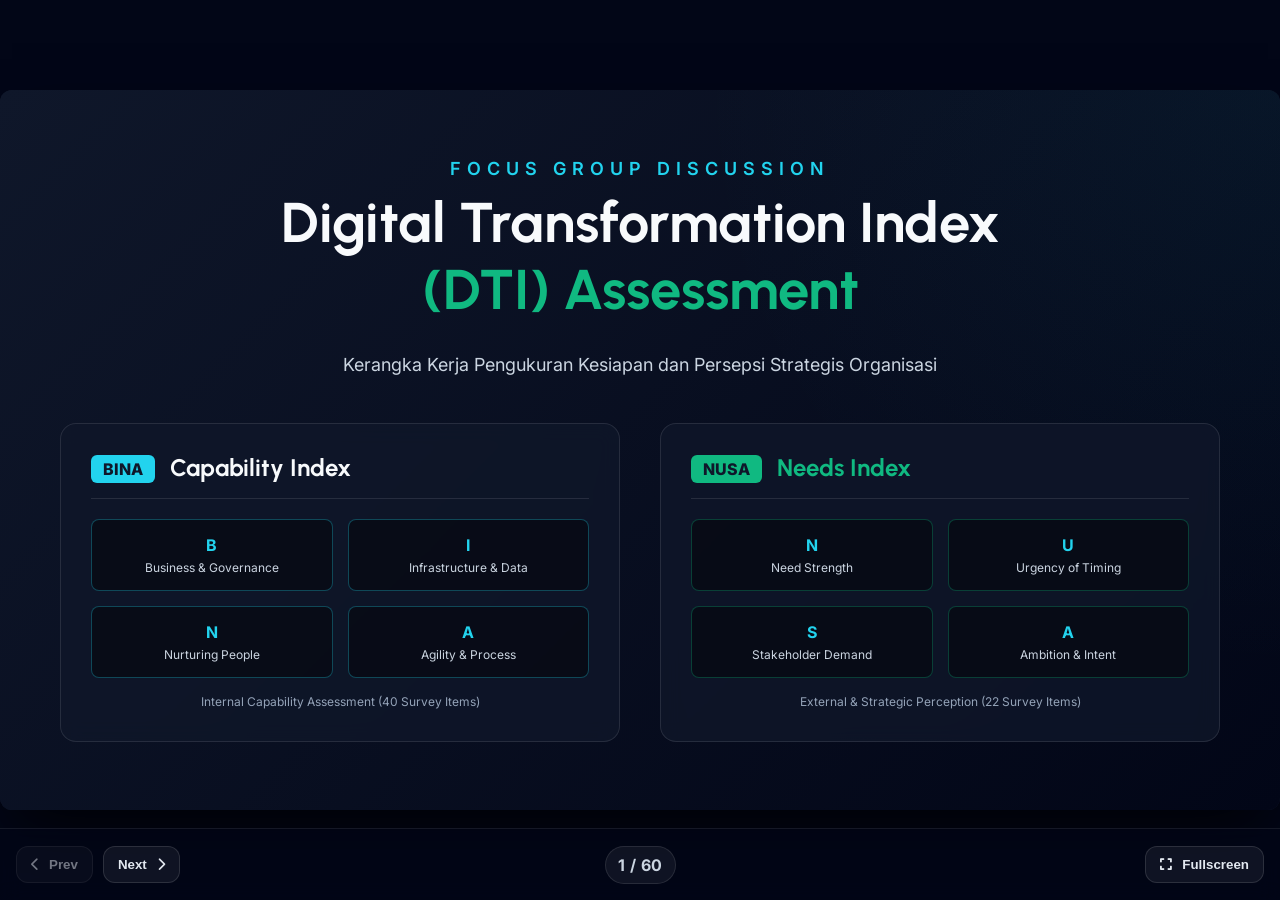
<file: index.html>
<!doctype html>
<html lang="id">
  <head>
    <meta charset="utf-8" />
    <meta name="viewport" content="width=device-width, initial-scale=1" />
    <title>FGD: Digital Transformation Assessment Full Deck</title>

    <!-- Fonts / Icons -->
    <link rel="preconnect" href="https://fonts.googleapis.com" />
    <link rel="preconnect" href="https://fonts.gstatic.com" crossorigin />
    <link
      href="https://fonts.googleapis.com/css2?family=Urbanist:wght@400;600;700;800&family=Inter:wght@300;400;500;600&display=swap"
      rel="stylesheet"
    />
    <link
      rel="stylesheet"
      href="https://cdnjs.cloudflare.com/ajax/libs/font-awesome/6.5.1/css/all.min.css"
    />

    <!-- Viewer CSS (contains BOTH: viewer layout + your original slide CSS) -->
    <link rel="stylesheet" href="./viewer.css" />
  </head>

  <body>
    <div id="app">
      <!-- Stage (slide is rendered/scaled here) -->
      <main id="stage" aria-label="Slide stage">
        <div id="slide-frame"></div>
      </main>

      <!-- Controls (must NOT be inside slides-source) -->
      <footer id="controls" aria-label="Controls">
        <div class="controls-left">
          <button
            id="btnPrev"
            class="btn"
            type="button"
            title="Previous (← / PageUp)"
          >
            <i class="fa-solid fa-chevron-left"></i>
            <span>Prev</span>
          </button>

          <button
            id="btnNext"
            class="btn"
            type="button"
            title="Next (→ / Space / PageDown)"
          >
            <span>Next</span>
            <i class="fa-solid fa-chevron-right"></i>
          </button>
        </div>

        <div class="controls-center">
          <div id="counter" class="counter">1 / 1</div>
        </div>

        <div class="controls-right">
          <button
            id="btnFullscreen"
            class="btn"
            type="button"
            title="Fullscreen (F)"
          >
            <i class="fa-solid fa-expand"></i>
            <span>Fullscreen</span>
          </button>
        </div>
      </footer>

      <!-- Hidden storage: ONLY slides go here -->
      <section id="slides-source" aria-hidden="true">
        <!-- SLIDE 1: JUDUL & BREAKDOWN ILUSTRASI -->
<div class="slide-container" style="justify-content: center; align-items: center;">
    <div class="sub-label" style="z-index: 1;">Focus Group Discussion</div>
    <h1 style="font-size: 56px; margin-bottom: 10px; z-index: 1; text-align: center;">Digital Transformation Index <br><span style="color: #10b981;">(DTI) Assessment</span></h1>
    <p style="font-size: 18px; z-index: 1;">Kerangka Kerja Pengukuran Kesiapan dan Persepsi Strategis Organisasi</p>
    
    <div class="framework-breakdown">
        <div class="index-box">
            <div class="index-header"><span class="tag">BINA</span><h3>Capability Index</h3></div>
            <div class="dim-grid">
                <div class="dim-item"><strong>B</strong>Business & Governance</div>
                <div class="dim-item"><strong>I</strong>Infrastructure & Data</div>
                <div class="dim-item"><strong>N</strong>Nurturing People</div>
                <div class="dim-item"><strong>A</strong>Agility & Process</div>
            </div>
            <p style="font-size: 12px; margin-top: 15px; text-align: center; color: #94a3b8; margin-bottom: 0;">Internal Capability Assessment (40 Survey Items)</p>
        </div>
        <div class="index-box">
            <div class="index-header"><span class="tag" style="background:#10b981">NUSA</span><h3 style="color:#10b981">Needs Index</h3></div>
            <div class="dim-grid">
                <div class="dim-item" style="border-color: rgba(16, 185, 129, 0.3);"><strong>N</strong>Need Strength</div>
                <div class="dim-item" style="border-color: rgba(16, 185, 129, 0.3);"><strong>U</strong>Urgency of Timing</div>
                <div class="dim-item" style="border-color: rgba(16, 185, 129, 0.3);"><strong>S</strong>Stakeholder Demand</div>
                <div class="dim-item" style="border-color: rgba(16, 185, 129, 0.3);"><strong>A</strong>Ambition & Intent</div>
            </div>
            <p style="font-size: 12px; margin-top: 15px; text-align: center; color: #94a3b8; margin-bottom: 0;">External & Strategic Perception (22 Survey Items)</p>
        </div>
    </div>
</div>

<!-- SLIDE 2: PENDAHULUAN -->
<div class="slide-container">
    <div class="slide-header">
        <div class="indicator-badge"><i class="fa-solid fa-book-open"></i></div>
        <h2 class="slide-title">Pendahuluan DTI Framework</h2>
    </div>
    <div class="layout-two-column">
        <div class="left-col" style="border: none;">
            <div class="section-title">Latar Belakang & Tujuan</div>
            <p>BINA NUSA Index dikembangkan sebagai instrumen diagnostik komprehensif untuk memetakan kesiapan organisasi dalam menghadapi disrupsi digital.</p>
            <p>Melalui asesmen ini, manajemen dapat melihat gap antara kebutuhan dengan potensi transformasi digital dalam perusahaan.</p>
            
            <div class="rationale-box">
                <h4>Mengapa Dual index ini Penting?</h4>
                <ul style="color: #cbd5e1; padding-left: 20px; font-size: 15px; margin-top: 10px; line-height: 1.6;">
                    <li style="margin-bottom: 8px;">Mengidentifikasi Gap antara Kebutuhan Transformasi Digital (Needs) dengan Kemampuan melakukan Transformasi Digital (Capabilities).</li>
                    <li style="margin-bottom: 8px;">Memberikan landasan empiris untuk perencanaan anggaran dan investasi IT.</li>
                    <li>Membangun *sense of urgency* di seluruh unit kerja organisasi.</li>
                </ul>
            </div>
        </div>
        <div class="right-col" style="justify-content: center;">
            <div class="section-title">Metodologi Penilaian (Likert Scale)</div>
            <ul class="survey-list">
                <li><span class="item-code" style="color: #ef4444;">1</span> Sangat Tidak Setuju (Sangat Kurang)</li>
                <li><span class="item-code" style="color: #f97316;">2</span> Tidak Setuju (Kurang)</li>
                <li><span class="item-code" style="color: #eab308;">3</span> Netral (Cukup)</li>
                <li><span class="item-code" style="color: #84cc16;">4</span> Setuju (Baik)</li>
                <li><span class="item-code" style="color: #22c55e;">5</span> Sangat Setuju (Sangat Baik / *Best Practice*)</li>
            </ul>
        </div>
    </div>
</div>

<!-- SLIDE 3: MASTER SUMMARY (DIMENSIONS ONLY) -->
<div class="slide-container">
    <div class="slide-header">
        <div class="indicator-badge"><i class="fa-solid fa-table"></i></div>
        <h2 class="slide-title">Master Overview: BINA & NUSA Dimensions</h2>
    </div>
    <div class="paginated-table-container" style="flex-grow: 0;">
        <table>
            <thead>
                <tr>
                    <th>Index</th>
                    <th>Dimensi (English)</th>
                    <th>Deskripsi Singkat</th>
                    <th>Indikator</th>
                    <th>Total Items</th>
                </tr>
            </thead>
            <tbody>
                <tr><td rowspan="4" class="dim-tag" style="font-size:18px;">BINA</td><td>Business & Governance Alignment</td><td>Keselarasan strategi, tata kelola, dan keberlanjutan.</td><td>B1 - B6</td><td>12</td></tr>
                <tr><td>Infrastructure, Data & Tech</td><td>Kesiapan IT inti, integrasi, analitik AI, dan keamanan.</td><td>I1 - I5</td><td>10</td></tr>
                <tr><td>Nurturing People & Culture</td><td>Dukungan pimpinan, literasi, pelatihan, dan inovasi.</td><td>N1 - N5</td><td>10</td></tr>
                <tr><td>Agility & Process Digitalization</td><td>Tingkat otomasi, fleksibilitas, dan keputusan berbasis data.</td><td>A1 - A4</td><td>8</td></tr>
                <tr style="background: rgba(255,255,255,0.05);"><td colspan="5" style="padding: 3px 0;"></td></tr>
                <tr><td rowspan="4" class="nusa-dim-tag" style="font-size:18px;">NUSA</td><td>Need Strength</td><td>Kebutuhan digital untuk kinerja, peluang, dan ketahanan.</td><td>N1 - N4</td><td>8</td></tr>
                <tr><td>Urgency of Timing</td><td>Risiko penundaan dan kecepatan respons industri.</td><td>U1 - U2</td><td>4</td></tr>
                <tr><td>Stakeholder Demand</td><td>Tekanan dari pelanggan, regulasi, dan lingkungan (ESG).</td><td>S1 - S3</td><td>6</td></tr>
                <tr><td>Ambition & Intent</td><td>Aspirasi dan niat untuk berekspansi di bidang digital.</td><td>A1 - A2</td><td>4</td></tr>
            </tbody>
        </table>
    </div>
    <p style="font-size: 14px; margin-top: 15px; color: #94a3b8; text-align: center;">*Daftar lengkap 62 butir pertanyaan (Survey Items) berada pada bagian Lampiran (Appendix) di akhir dokumen.</p>
</div>

<!-- ========================================== -->
<!-- SECTION SEPARATOR: BINA -->
<!-- ========================================== -->
<div class="slide-container separator-slide">
    <div class="sub-label">Section I</div>
    <h1 style="color: #22d3ee;">BINA Index</h1>
    <p style="font-size: 22px; color: #cbd5e1;">Evaluasi 40 Indikator Kematangan Internal</p>
</div>

<!-- ========================================== -->
<!-- BINA: BUSINESS DIMENSION -->
<!-- ========================================== -->
<div class="slide-container separator-slide">
    <div class="sub-label" style="color: #f8fafc;">Dimension B</div>
    <h1 style="color: #22d3ee; font-size: 56px;">Business Strategy & Governance Alignment</h1>
</div>

<!-- B1 -->
<div class="slide-container">
    <div class="slide-header">
        <div class="indicator-badge">B1</div>
        <h2 class="slide-title">Kejelasan visi & tujuan strategis transformasi digital</h2>
    </div>
    <div class="layout-two-column">
        <div class="left-col">
            <div class="section-title">Penjelasan Indikator</div>
            <p>Mengukur sejauh mana visi transformasi digital didefinisikan secara formal, didokumentasikan, dan dipahami di seluruh lapisan pimpinan organisasi.</p>
            <div class="rationale-box">
                <h4>Rationale</h4>
                <p>Mencegah terjadinya "digital silos" di mana departemen berinvestasi pada teknologi tanpa arah strategis yang selaras.</p>
            </div>
        </div>
        <div class="right-col">
            <div class="section-title">Survey Items (Pertanyaan Lengkap)</div>
            <ul class="survey-list">
                <li><span class="item-code">B1.1</span> Visi transformasi digital perusahaan terdokumentasi secara jelas.</li>
                <li><span class="item-code">B1.2</span> Pimpinan unit/bagian memahami tujuan strategis transformasi digital perusahaan.</li>
            </ul>
        </div>
    </div>
    <i class="fa-solid fa-map-location-dot watermark"></i>
</div>

<!-- B2 -->
<div class="slide-container">
    <div class="slide-header">
        <div class="indicator-badge">B2</div>
        <h2 class="slide-title">Integrasi keberlanjutan (bisnis & lingkungan) dalam strategi transformasi digital</h2>
    </div>
    <div class="layout-two-column">
        <div class="left-col">
            <div class="section-title">Penjelasan Indikator</div>
            <p>Menilai integrasi tujuan keberlanjutan dalam strategi digital.</p>
            <div class="rationale-box">
                <h4>Rationale</h4>
                <p>Digitalisasi harus mematuhi standar ESG (Environmental, Social, and Governance) untuk resiliensi jangka panjang.</p>
            </div>
        </div>
        <div class="right-col">
            <div class="section-title">Survey Items (Pertanyaan Lengkap)</div>
            <ul class="survey-list">
                <li><span class="item-code">B2.1</span> Strategi transformasi digital perusahaan secara eksplisit memasukkan tujuan keberlanjutan jangka panjang.</li>
                <li><span class="item-code">B2.2</span> Dampak lingkungan dipertimbangkan secara sistematis dalam perencanaan inisiatif transformasi digital.</li>
                <li><span class="item-code">B2.3</span> Perusahaan memiliki KPI/target keberlanjutan yang terhubung dengan program transformasi digital.</li>
            </ul>
        </div>
    </div>
    <i class="fa-solid fa-leaf watermark"></i>
</div>

<!-- B3 -->
<div class="slide-container">
    <div class="slide-header">
        <div class="indicator-badge">B3</div>
        <h2 class="slide-title">Struktur tata kelola & akuntabilitas transformasi digital</h2>
    </div>
    <div class="layout-two-column">
        <div class="left-col">
            <div class="section-title">Penjelasan Indikator</div>
            <p>Menilai keberadaan struktur tata kelola formal dan pembagian tanggung jawab.</p>
            <div class="rationale-box">
                <h4>Rationale</h4>
                <p>Kejelasan peran mencegah kebingungan operasional dan memastikan adanya pihak yang bertanggung jawab.</p>
            </div>
        </div>
        <div class="right-col">
            <div class="section-title">Survey Items (Pertanyaan Lengkap)</div>
            <ul class="survey-list">
                <li><span class="item-code">B3.1</span> Terdapat struktur tata kelola formal yang bertanggung jawab mengarahkan transformasi digital.</li>
                <li><span class="item-code">B3.2</span> Akuntabilitas terkait transformasi digital ditetapkan secara jelas di tingkat organisasi.</li>
            </ul>
        </div>
    </div>
    <i class="fa-solid fa-sitemap watermark"></i>
</div>

<!-- B4 -->
<div class="slide-container">
    <div class="slide-header">
        <div class="indicator-badge">B4</div>
        <h2 class="slide-title">Kesesuaian transformasi digital dengan model bisnis & proposisi nilai</h2>
    </div>
    <div class="layout-two-column">
        <div class="left-col">
            <div class="section-title">Penjelasan Indikator</div>
            <p>Mengukur kesesuaian inisiatif digital dengan cara perusahaan menciptakan nilai.</p>
            <div class="rationale-box">
                <h4>Rationale</h4>
                <p>Mencegah investasi teknologi yang canggih namun tidak memberikan dampak langsung pada model bisnis.</p>
            </div>
        </div>
        <div class="right-col">
            <div class="section-title">Survey Items (Pertanyaan Lengkap)</div>
            <ul class="survey-list">
                <li><span class="item-code">B4.1</span> Inisiatif transformasi digital dirancang untuk memperkuat model bisnis perusahaan.</li>
                <li><span class="item-code">B4.2</span> Setiap proyek digital dievaluasi berdasarkan kontribusinya terhadap cara perusahaan menciptakan nilai.</li>
            </ul>
        </div>
    </div>
    <i class="fa-solid fa-briefcase watermark"></i>
</div>

<!-- B5 -->
<div class="slide-container">
    <div class="slide-header">
        <div class="indicator-badge">B5</div>
        <h2 class="slide-title">Kesesuaian transformasi digital dengan regulasi & lingkungan eksternal</h2>
    </div>
    <div class="layout-two-column">
        <div class="left-col">
            <div class="section-title">Penjelasan Indikator</div>
            <p>Pemantauan regulasi eksternal dalam perencanaan digital.</p>
            <div class="rationale-box">
                <h4>Rationale</h4>
                <p>Mengurangi risiko hukum akibat peluncuran sistem digital yang tidak patuh (non-compliant).</p>
            </div>
        </div>
        <div class="right-col">
            <div class="section-title">Survey Items (Pertanyaan Lengkap)</div>
            <ul class="survey-list">
                <li><span class="item-code">B5.1</span> Perencanaan transformasi digital mempertimbangkan persyaratan regulasi yang relevan.</li>
                <li><span class="item-code">B5.2</span> Perubahan regulasi eksternal dipantau secara rutin.</li>
            </ul>
        </div>
    </div>
    <i class="fa-solid fa-scale-balanced watermark"></i>
</div>

<!-- B6 -->
<div class="slide-container">
    <div class="slide-header">
        <div class="indicator-badge">B6</div>
        <h2 class="slide-title">Persepsi kebutuhan & urgensi transformasi digital</h2>
    </div>
    <div class="layout-two-column">
        <div class="left-col">
            <div class="section-title">Penjelasan Indikator</div>
            <p>Menilai persepsi pimpinan organisasi mengenai urgensi transformasi digital untuk daya saing perusahaan.</p>
            <div class="rationale-box">
                <h4>Rationale</h4>
                <p>Kesadaran pimpinan menentukan seberapa cepat organisasi dapat memobilisasi sumber dayanya.</p>
            </div>
        </div>
        <div class="right-col">
            <div class="section-title">Survey Items (Pertanyaan Lengkap)</div>
            <ul class="survey-list">
                <li><span class="item-code">B6.1</span> Pimpinan organisasi memandang transformasi digital sebagai kebutuhan yang mendesak untuk menjaga daya saing perusahaan.</li>
            </ul>
        </div>
    </div>
    <i class="fa-solid fa-fire watermark"></i>
</div>

<!-- RECAP DIMENSION B (VERBATIM TEXT) -->
<div class="slide-container">
    <div class="slide-header">
        <div class="indicator-badge"><i class="fa-solid fa-list-ul"></i></div>
        <h2 class="slide-title">REKAPITULASI: DIMENSI BUSINESS (B)</h2>
    </div>
    <div class="content-area">
        <div class="recap-grid">
            <div class="recap-card">
                <h4>B1: Kejelasan visi & tujuan strategis transformasi digital</h4>
                <ul>
                    <li><span>B1.1</span> Visi transformasi digital perusahaan terdokumentasi secara jelas.</li>
                    <li><span>B1.2</span> Pimpinan unit/bagian memahami tujuan strategis transformasi digital perusahaan.</li>
                </ul>
            </div>
            <div class="recap-card">
                <h4>B2: Integrasi keberlanjutan (bisnis & lingkungan) dalam strategi transformasi digital</h4>
                <ul>
                    <li><span>B2.1</span> Strategi transformasi digital perusahaan secara eksplisit memasukkan tujuan keberlanjutan jangka panjang.</li>
                    <li><span>B2.2</span> Dampak lingkungan dipertimbangkan secara sistematis dalam perencanaan inisiatif transformasi digital.</li>
                    <li><span>B2.3</span> Perusahaan memiliki KPI/target keberlanjutan yang terhubung dengan program transformasi digital.</li>
                </ul>
            </div>
            <div class="recap-card">
                <h4>B3: Struktur tata kelola & akuntabilitas transformasi digital</h4>
                <ul>
                    <li><span>B3.1</span> Terdapat struktur tata kelola formal yang bertanggung jawab mengarahkan transformasi digital.</li>
                    <li><span>B3.2</span> Akuntabilitas terkait transformasi digital ditetapkan secara jelas di tingkat organisasi.</li>
                </ul>
            </div>
            <div class="recap-card">
                <h4>B4: Kesesuaian transformasi digital dengan model bisnis & proposisi nilai</h4>
                <ul>
                    <li><span>B4.1</span> Inisiatif transformasi digital dirancang untuk memperkuat model bisnis perusahaan.</li>
                    <li><span>B4.2</span> Setiap proyek digital dievaluasi berdasarkan kontribusinya terhadap cara perusahaan menciptakan nilai.</li>
                </ul>
            </div>
            <div class="recap-card">
                <h4>B5: Kesesuaian transformasi digital dengan regulasi & lingkungan eksternal</h4>
                <ul>
                    <li><span>B5.1</span> Perencanaan transformasi digital mempertimbangkan persyaratan regulasi yang relevan.</li>
                    <li><span>B5.2</span> Perubahan regulasi eksternal dipantau secara rutin.</li>
                </ul>
            </div>
            <div class="recap-card">
                <h4>B6: Persepsi kebutuhan & urgensi transformasi digital</h4>
                <ul>
                    <li><span>B6.1</span> Pimpinan organisasi memandang transformasi digital sebagai kebutuhan yang mendesak untuk menjaga daya saing perusahaan.</li>
                </ul>
            </div>
        </div>
    </div>
</div>

<!-- ========================================== -->
<!-- BINA: INFRASTRUCTURE DIMENSION -->
<!-- ========================================== -->
<div class="slide-container separator-slide">
    <div class="sub-label" style="color: #f8fafc;">Dimension I</div>
    <h1 style="color: #22d3ee; font-size: 56px;">Infrastructure, Data & Technology</h1>
</div>

<!-- I1 -->
<div class="slide-container">
    <div class="slide-header">
        <div class="indicator-badge">I1</div>
        <h2 class="slide-title">Kesiapan dan keandalan infrastruktur TI inti</h2>
    </div>
    <div class="layout-two-column">
        <div class="left-col">
            <div class="section-title">Penjelasan Indikator</div>
            <p>Mengukur keandalan pondasi teknologi saat ini dan perencanaan kapasitas di masa depan.</p>
            <div class="rationale-box">
                <h4>Rationale</h4>
                <p>Infrastruktur TI adalah mesin utama. Aplikasi bisnis modern akan gagal jika jaringan dan server tidak stabil.</p>
            </div>
        </div>
        <div class="right-col">
            <div class="section-title">Survey Items (Pertanyaan Lengkap)</div>
            <ul class="survey-list">
                <li><span class="item-code">I1.1</span> Infrastruktur TI inti perusahaan andal untuk mendukung operasional sehari-hari.</li>
                <li><span class="item-code">I1.2</span> Kapasitas infrastruktur TI direncanakan untuk mendukung peningkatan kebutuhan digital di masa depan.</li>
            </ul>
        </div>
    </div>
    <i class="fa-solid fa-server watermark"></i>
</div>

<!-- I2 -->
<div class="slide-container">
    <div class="slide-header">
        <div class="indicator-badge">I2</div>
        <h2 class="slide-title">Integrasi & interoperabilitas sistem/aplikasi</h2>
    </div>
    <div class="layout-two-column">
        <div class="left-col">
            <div class="section-title">Penjelasan Indikator</div>
            <p>Menilai integrasi antar sistem utama yang memungkinkan aliran data otomatis.</p>
            <div class="rationale-box">
                <h4>Rationale</h4>
                <p>Sistem yang terfragmentasi memperlambat proses dan meningkatkan risiko *human error* saat *data entry* ulang.</p>
            </div>
        </div>
        <div class="right-col">
            <div class="section-title">Survey Items (Pertanyaan Lengkap)</div>
            <ul class="survey-list">
                <li><span class="item-code">I2.1</span> Sistem utama perusahaan terintegrasi secara digital.</li>
                <li><span class="item-code">I2.2</span> Data penting dapat mengalir secara otomatis antar sistem utama.</li>
            </ul>
        </div>
    </div>
    <i class="fa-solid fa-network-wired watermark"></i>
</div>

<!-- I3 -->
<div class="slide-container">
    <div class="slide-header">
        <div class="indicator-badge">I3</div>
        <h2 class="slide-title">Kapasitas analitik & pemanfaatan platform data/AI</h2>
    </div>
    <div class="layout-two-column">
        <div class="left-col">
            <div class="section-title">Penjelasan Indikator</div>
            <p>Ketersediaan platform data dan pemanfaatan analitik lanjutan (termasuk AI).</p>
            <div class="rationale-box">
                <h4>Rationale</h4>
                <p>Menunjukkan transisi organisasi menuju kapabilitas pengambilan keputusan yang bersifat prediktif.</p>
            </div>
        </div>
        <div class="right-col">
            <div class="section-title">Survey Items (Pertanyaan Lengkap)</div>
            <ul class="survey-list">
                <li><span class="item-code">I3.1</span> Perusahaan memiliki platform data yang memadai untuk mendukung pengambilan keputusan.</li>
                <li><span class="item-code">I3.2</span> Perusahaan menerapkan analitik lanjutan (misalnya prediktif/AI) untuk mendukung keputusan strategis.</li>
            </ul>
        </div>
    </div>
    <i class="fa-solid fa-brain watermark"></i>
</div>

<!-- I4 -->
<div class="slide-container">
    <div class="slide-header">
        <div class="indicator-badge">I4</div>
        <h2 class="slide-title">Keamanan siber & perlindungan privasi data</h2>
    </div>
    <div class="layout-two-column">
        <div class="left-col">
            <div class="section-title">Penjelasan Indikator</div>
            <p>Mengevaluasi keberadaan kontrol keamanan informasi dan mekanisme penanganan risiko.</p>
            <div class="rationale-box">
                <h4>Rationale</h4>
                <p>Pelanggaran data dapat menghancurkan reputasi bisnis. Keamanan adalah pilar yang tidak bisa dinegosiasikan.</p>
            </div>
        </div>
        <div class="right-col">
            <div class="section-title">Survey Items (Pertanyaan Lengkap)</div>
            <ul class="survey-list">
                <li><span class="item-code">I4.1</span> Perlindungan data pribadi diterapkan secara memadai.</li>
                <li><span class="item-code">I4.2</span> Risiko keamanan siber diidentifikasi secara berkala.</li>
            </ul>
        </div>
    </div>
    <i class="fa-solid fa-shield-halved watermark"></i>
</div>

<!-- I5 -->
<div class="slide-container">
    <div class="slide-header">
        <div class="indicator-badge">I5</div>
        <h2 class="slide-title">Pemanfaatan teknologi digital operasional (ERP/CRM/IoT, dsb.)</h2>
    </div>
    <div class="layout-two-column">
        <div class="left-col">
            <div class="section-title">Penjelasan Indikator</div>
            <p>Pemanfaatan sistem teknologi spesifik (seperti ERP, CRM, IoT) yang selaras dengan proses operasional.</p>
            <div class="rationale-box">
                <h4>Rationale</h4>
                <p>Mengukur adopsi teknologi di level lapangan (operasional), bukan hanya inisiatif tingkat strategis eksekutif.</p>
            </div>
        </div>
        <div class="right-col">
            <div class="section-title">Survey Items (Pertanyaan Lengkap)</div>
            <ul class="survey-list">
                <li><span class="item-code">I5.1</span> Aplikasi atau teknologi digital operasional dimanfaatkan secara luas dalam proses bisnis utama.</li>
                <li><span class="item-code">I5.2</span> Solusi teknologi digital yang digunakan selaras dengan kebutuhan operasional sehari-hari.</li>
            </ul>
        </div>
    </div>
    <i class="fa-solid fa-microchip watermark"></i>
</div>

<!-- RECAP DIMENSION I (VERBATIM TEXT) -->
<div class="slide-container">
    <div class="slide-header">
        <div class="indicator-badge"><i class="fa-solid fa-list-ul"></i></div>
        <h2 class="slide-title">REKAPITULASI: DIMENSI INFRASTRUCTURE (I)</h2>
    </div>
    <div class="content-area">
        <div class="recap-grid">
            <div class="recap-card">
                <h4>I1: Kesiapan dan keandalan infrastruktur TI inti</h4>
                <ul>
                    <li><span>I1.1</span> Infrastruktur TI inti perusahaan andal untuk mendukung operasional sehari-hari.</li>
                    <li><span>I1.2</span> Kapasitas infrastruktur TI direncanakan untuk mendukung peningkatan kebutuhan digital di masa depan.</li>
                </ul>
            </div>
            <div class="recap-card">
                <h4>I2: Integrasi & interoperabilitas sistem/aplikasi</h4>
                <ul>
                    <li><span>I2.1</span> Sistem utama perusahaan terintegrasi secara digital.</li>
                    <li><span>I2.2</span> Data penting dapat mengalir secara otomatis antar sistem utama.</li>
                </ul>
            </div>
            <div class="recap-card">
                <h4>I3: Kapasitas analitik & pemanfaatan platform data/AI</h4>
                <ul>
                    <li><span>I3.1</span> Perusahaan memiliki platform data yang memadai untuk mendukung pengambilan keputusan.</li>
                    <li><span>I3.2</span> Perusahaan menerapkan analitik lanjutan (misalnya prediktif/AI) untuk mendukung keputusan strategis.</li>
                </ul>
            </div>
            <div class="recap-card">
                <h4>I4: Keamanan siber & perlindungan privasi data</h4>
                <ul>
                    <li><span>I4.1</span> Perlindungan data pribadi diterapkan secara memadai.</li>
                    <li><span>I4.2</span> Risiko keamanan siber diidentifikasi secara berkala.</li>
                </ul>
            </div>
            <div class="recap-card">
                <h4>I5: Pemanfaatan teknologi digital operasional (ERP/CRM/IoT, dsb.)</h4>
                <ul>
                    <li><span>I5.1</span> Aplikasi atau teknologi digital operasional dimanfaatkan secara luas dalam proses bisnis utama.</li>
                    <li><span>I5.2</span> Solusi teknologi digital yang digunakan selaras dengan kebutuhan operasional sehari-hari.</li>
                </ul>
            </div>
        </div>
    </div>
</div>

<!-- ========================================== -->
<!-- BINA: NURTURING PEOPLE DIMENSION -->
<!-- ========================================== -->
<div class="slide-container separator-slide">
    <div class="sub-label" style="color: #f8fafc;">Dimension N</div>
    <h1 style="color: #22d3ee; font-size: 56px;">Nurturing People & Culture</h1>
</div>

<!-- N1 -->
<div class="slide-container">
    <div class="slide-header">
        <div class="indicator-badge">N1</div>
        <h2 class="slide-title">Kebutuhan strategis untuk kinerja & daya saing</h2>
    </div>
    <div class="layout-two-column">
        <div class="left-col">
            <div class="section-title">Penjelasan Indikator</div>
            <p>Menilai apakah pimpinan puncak aktif menjadi sponsor dan *role model* transformasi digital.</p>
            <div class="rationale-box">
                <h4>Rationale</h4>
                <p>Transformasi sering kali gagal akibat resistensi budaya. Keteladanan pimpinan sangat esensial.</p>
            </div>
        </div>
        <div class="right-col">
            <div class="section-title">Survey Items (Pertanyaan Lengkap)</div>
            <ul class="survey-list">
                <li><span class="item-code">N1.1</span> Pimpinan puncak secara aktif menjadi sponsor inisiatif transformasi digital.</li>
                <li><span class="item-code">N1.2</span> Pimpinan secara konsisten mengomunikasikan pentingnya transformasi digital kepada seluruh level organisasi.</li>
            </ul>
        </div>
    </div>
    <i class="fa-solid fa-user-tie watermark"></i>
</div>

<!-- N2 -->
<div class="slide-container">
    <div class="slide-header">
        <div class="indicator-badge">N2</div>
        <h2 class="slide-title">Kebutuhan untuk menangkap peluang bisnis digital</h2>
    </div>
    <div class="layout-two-column">
        <div class="left-col">
            <div class="section-title">Penjelasan Indikator</div>
            <p>Menilai literasi digital karyawan dan pemetaan kesenjangan *skill* oleh organisasi.</p>
            <div class="rationale-box">
                <h4>Rationale</h4>
                <p>Sistem baru membutuhkan pengguna yang kompeten. Memahami *skills gap* adalah langkah awal krusial.</p>
            </div>
        </div>
        <div class="right-col">
            <div class="section-title">Survey Items (Pertanyaan Lengkap)</div>
            <ul class="survey-list">
                <li><span class="item-code">N2.1</span> Karyawan memiliki kompetensi digital yang memadai untuk mendukung perubahan cara kerja.</li>
                <li><span class="item-code">N2.2</span> Organisasi secara berkala memetakan kesenjangan kompetensi digital karyawan.</li>
            </ul>
        </div>
    </div>
    <i class="fa-solid fa-users watermark"></i>
</div>

<!-- N3 -->
<div class="slide-container">
    <div class="slide-header">
        <div class="indicator-badge">N3</div>
        <h2 class="slide-title">Kebutuhan karena keterbatasan cara kerja saat ini</h2>
    </div>
    <div class="layout-two-column">
        <div class="left-col">
            <div class="section-title">Penjelasan Indikator</div>
            <p>Ketersediaan program pelatihan dan akses karyawan terhadap pembelajaran teknologi.</p>
            <div class="rationale-box">
                <h4>Rationale</h4>
                <p>Mengubah kesenjangan kompetensi menjadi tindakan nyata melalui program pengembangan SDM.</p>
            </div>
        </div>
        <div class="right-col">
            <div class="section-title">Survey Items (Pertanyaan Lengkap)</div>
            <ul class="survey-list">
                <li><span class="item-code">N3.1</span> Perusahaan menyediakan program pelatihan digital yang relevan dengan kebutuhan transformasi digital.</li>
                <li><span class="item-code">N3.2</span> Karyawan memiliki kesempatan yang memadai untuk mengikuti pelatihan terkait teknologi digital.</li>
            </ul>
        </div>
    </div>
    <i class="fa-solid fa-graduation-cap watermark"></i>
</div>

<!-- N4 -->
<div class="slide-container">
    <div class="slide-header">
        <div class="indicator-badge">N4</div>
        <h2 class="slide-title">Kebutuhan untuk business sustainability & ketahanan bisnis</h2>
    </div>
    <div class="layout-two-column">
        <div class="left-col">
            <div class="section-title">Penjelasan Indikator</div>
            <p>Seberapa jauh organisasi mendorong eksperimen dan mengapresiasi ide inovatif karyawan.</p>
            <div class="rationale-box">
                <h4>Rationale</h4>
                <p>Inovasi tidak akan tumbuh dalam budaya yang menghukum kegagalan. Diperlukan lingkungan yang aman untuk mencoba.</p>
            </div>
        </div>
        <div class="right-col">
            <div class="section-title">Survey Items (Pertanyaan Lengkap)</div>
            <ul class="survey-list">
                <li><span class="item-code">N4.1</span> Budaya organisasi mendorong eksperimen terhadap solusi digital baru.</li>
                <li><span class="item-code">N4.2</span> Ide inovasi digital dari karyawan ditindaklanjuti melalui mekanisme yang jelas.</li>
            </ul>
        </div>
    </div>
    <i class="fa-solid fa-lightbulb watermark"></i>
</div>

<!-- N5 -->
<div class="slide-container">
    <div class="slide-header">
        <div class="indicator-badge">N5</div>
        <h2 class="slide-title">Kolaborasi lintas fungsi & berbagi pengetahuan</h2>
    </div>
    <div class="layout-two-column">
        <div class="left-col">
            <div class="section-title">Penjelasan Indikator</div>
            <p>Mekanisme kolaborasi lintas departemen dan pembagian *best practices* digital.</p>
            <div class="rationale-box">
                <h4>Rationale</h4>
                <p>Kolaborasi memastikan transformasi tidak terisolasi dan menjadi pembelajaran kolektif perusahaan secara keseluruhan.</p>
            </div>
        </div>
        <div class="right-col">
            <div class="section-title">Survey Items (Pertanyaan Lengkap)</div>
            <ul class="survey-list">
                <li><span class="item-code">N5.1</span> Kolaborasi lintas fungsi/divisi difasilitasi dalam menjalankan inisiatif transformasi digital.</li>
                <li><span class="item-code">N5.2</span> Pembelajaran terkait digital dibagikan secara aktif antar unit organisasi.</li>
            </ul>
        </div>
    </div>
    <i class="fa-solid fa-people-arrows watermark"></i>
</div>

<!-- RECAP DIMENSION N (VERBATIM TEXT) -->
<div class="slide-container">
    <div class="slide-header">
        <div class="indicator-badge"><i class="fa-solid fa-list-ul"></i></div>
        <h2 class="slide-title">REKAPITULASI: DIMENSI NURTURING PEOPLE (N)</h2>
    </div>
    <div class="content-area">
        <div class="recap-grid">
            <div class="recap-card">
                <h4>N1: Dukungan & komitmen kepemimpinan terhadap transformasi digital</h4>
                <ul>
                    <li><span>N1.1</span> Pimpinan puncak secara aktif menjadi sponsor inisiatif transformasi digital.</li>
                    <li><span>N1.2</span> Pimpinan secara konsisten mengomunikasikan pentingnya transformasi digital kepada seluruh level organisasi.</li>
                </ul>
            </div>
            <div class="recap-card">
                <h4>N2: Kompetensi & literasi digital karyawan</h4>
                <ul>
                    <li><span>N2.1</span> Karyawan memiliki kompetensi digital yang memadai untuk mendukung perubahan cara kerja.</li>
                    <li><span>N2.2</span> Organisasi secara berkala memetakan kesenjangan kompetensi digital karyawan.</li>
                </ul>
            </div>
            <div class="recap-card">
                <h4>N3: Program pelatihan, reskilling, & upskilling terkait digital</h4>
                <ul>
                    <li><span>N3.1</span> Perusahaan menyediakan program pelatihan digital yang relevan dengan kebutuhan transformasi digital.</li>
                    <li><span>N3.2</span> Karyawan memiliki kesempatan yang memadai untuk mengikuti pelatihan terkait teknologi digital.</li>
                </ul>
            </div>
            <div class="recap-card">
                <h4>N4: Budaya organisasi yang mendukung inovasi & eksperimen digital</h4>
                <ul>
                    <li><span>N4.1</span> Budaya organisasi mendorong eksperimen terhadap solusi digital baru.</li>
                    <li><span>N4.2</span> Ide inovasi digital dari karyawan ditindaklanjuti melalui mekanisme yang jelas.</li>
                </ul>
            </div>
            <div class="recap-card">
                <h4>N5: Kolaborasi lintas fungsi & berbagi pengetahuan</h4>
                <ul>
                    <li><span>N5.1</span> Kolaborasi lintas fungsi/divisi difasilitasi dalam menjalankan inisiatif transformasi digital.</li>
                    <li><span>N5.2</span> Pembelajaran terkait digital dibagikan secara aktif antar unit organisasi.</li>
                </ul>
            </div>
        </div>
    </div>
</div>

<!-- ========================================== -->
<!-- BINA: AGILITY & PROCESS DIMENSION -->
<!-- ========================================== -->
<div class="slide-container separator-slide">
    <div class="sub-label" style="color: #f8fafc;">Dimension A</div>
    <h1 style="color: #22d3ee; font-size: 56px;">Agility & Process Digitalization</h1>
</div>

<!-- A1 -->
<div class="slide-container">
    <div class="slide-header">
        <div class="indicator-badge">A1</div>
        <h2 class="slide-title">Aspirasi menjadi organisasi yang lebih digital</h2>
    </div>
    <div class="layout-two-column">
        <div class="left-col">
            <div class="section-title">Penjelasan Indikator</div>
            <p>Reduksi pekerjaan manual berulang melalui digitalisasi *end-to-end* pada alur kerja utama.</p>
            <div class="rationale-box">
                <h4>Rationale</h4>
                <p>Proses manual memakan waktu dan rentan kesalahan. Otomatisasi adalah pilar dasar efisiensi operasional.</p>
            </div>
        </div>
        <div class="right-col">
            <div class="section-title">Survey Items (Pertanyaan Lengkap)</div>
            <ul class="survey-list">
                <li><span class="item-code">A1.1</span> Proses bisnis inti telah terdigitalisasi sehingga mengurangi pekerjaan manual berulang.</li>
                <li><span class="item-code">A1.2</span> Alur kerja utama didukung oleh sistem atau aplikasi digital secara end-to-end.</li>
            </ul>
        </div>
    </div>
    <i class="fa-solid fa-gears watermark"></i>
</div>

<!-- A2 -->
<div class="slide-container">
    <div class="slide-header">
        <div class="indicator-badge">A2</div>
        <h2 class="slide-title">Niat memperluas dan memperdalam inisiatif digital</h2>
    </div>
    <div class="layout-two-column">
        <div class="left-col">
            <div class="section-title">Penjelasan Indikator</div>
            <p>Menilai kemampuan organisasi untuk mengadaptasi proses kerja dengan cepat saat ada perubahan regulasi atau bisnis.</p>
            <div class="rationale-box">
                <h4>Rationale</h4>
                <p>Agilitas operasional menentukan seberapa lincah organisasi dalam merespons krisis atau peluang pasar baru.</p>
            </div>
        </div>
        <div class="right-col">
            <div class="section-title">Survey Items (Pertanyaan Lengkap)</div>
            <ul class="survey-list">
                <li><span class="item-code">A2.1</span> Proses kerja dirancang fleksibel untuk menyesuaikan perubahan kebutuhan bisnis.</li>
                <li><span class="item-code">A2.2</span> Perusahaan mampu menyesuaikan proses bisnis dengan cepat ketika terjadi perubahan kebutuhan atau regulasi.</li>
            </ul>
        </div>
    </div>
    <i class="fa-solid fa-shuffle watermark"></i>
</div>

<!-- A3 -->
<div class="slide-container">
    <div class="slide-header">
        <div class="indicator-badge">A3</div>
        <h2 class="slide-title">Pemanfaatan data & analitik dalam pengambilan keputusan</h2>
    </div>
    <div class="layout-two-column">
        <div class="left-col">
            <div class="section-title">Penjelasan Indikator</div>
            <p>Penggunaan aktual laporan analitik dan *dashboard* kinerja oleh manajemen dalam pengambilan keputusan.</p>
            <div class="rationale-box">
                <h4>Rationale</h4>
                <p>Membuktikan bahwa teknologi data benar-benar diadopsi oleh manajemen dalam eksekusi nyata, bukan sekadar intuisi.</p>
            </div>
        </div>
        <div class="right-col">
            <div class="section-title">Survey Items (Pertanyaan Lengkap)</div>
            <ul class="survey-list">
                <li><span class="item-code">A3.1</span> Keputusan manajerial penting didasarkan pada data.</li>
                <li><span class="item-code">A3.2</span> Manajemen menggunakan laporan atau dashboard kinerja secara rutin dalam proses pengambilan keputusan.</li>
            </ul>
        </div>
    </div>
    <i class="fa-solid fa-chart-line watermark"></i>
</div>

<!-- A4 -->
<div class="slide-container">
    <div class="slide-header">
        <div class="indicator-badge">A4</div>
        <h2 class="slide-title">Integrasi proses lintas unit & end-to-end</h2>
    </div>
    <div class="layout-two-column">
        <div class="left-col">
            <div class="section-title">Penjelasan Indikator</div>
            <p>Sejauh mana proses antar departemen terintegrasi untuk menciptakan layanan yang mulus (*seamless*).</p>
            <div class="rationale-box">
                <h4>Rationale</h4>
                <p>Integrasi internal mutlak diperlukan agar proses pelanggan dari awal hingga akhir tidak terputus.</p>
            </div>
        </div>
        <div class="right-col">
            <div class="section-title">Survey Items (Pertanyaan Lengkap)</div>
            <ul class="survey-list">
                <li><span class="item-code">A4.1</span> Proses lintas unit terintegrasi secara digital dari hulu ke hilir.</li>
                <li><span class="item-code">A4.2</span> Integrasi proses internal menghasilkan pengalaman layanan yang lebih mulus bagi pelanggan atau mitra.</li>
            </ul>
        </div>
    </div>
    <i class="fa-solid fa-puzzle-piece watermark"></i>
</div>

<!-- RECAP DIMENSION A (VERBATIM TEXT) -->
<div class="slide-container">
    <div class="slide-header">
        <div class="indicator-badge"><i class="fa-solid fa-list-ul"></i></div>
        <h2 class="slide-title">REKAPITULASI: DIMENSI AGILITY (A)</h2>
    </div>
    <div class="content-area">
        <div class="recap-grid">
            <div class="recap-card">
                <h4>A1: Tingkat digitalisasi proses bisnis inti</h4>
                <ul>
                    <li><span>A1.1</span> Proses bisnis inti telah terdigitalisasi sehingga mengurangi pekerjaan manual berulang.</li>
                    <li><span>A1.2</span> Alur kerja utama didukung oleh sistem atau aplikasi digital secara end-to-end.</li>
                </ul>
            </div>
            <div class="recap-card">
                <h4>A2: Fleksibilitas & standar proses untuk merespons perubahan</h4>
                <ul>
                    <li><span>A2.1</span> Proses kerja dirancang fleksibel untuk menyesuaikan perubahan kebutuhan bisnis.</li>
                    <li><span>A2.2</span> Perusahaan mampu menyesuaikan proses bisnis dengan cepat ketika terjadi perubahan kebutuhan atau regulasi.</li>
                </ul>
            </div>
            <div class="recap-card">
                <h4>A3: Pemanfaatan data & analitik dalam pengambilan keputusan</h4>
                <ul>
                    <li><span>A3.1</span> Keputusan manajerial penting didasarkan pada data.</li>
                    <li><span>A3.2</span> Manajemen menggunakan laporan atau dashboard kinerja secara rutin dalam proses pengambilan keputusan.</li>
                </ul>
            </div>
            <div class="recap-card">
                <h4>A4: Integrasi proses lintas unit & end-to-end</h4>
                <ul>
                    <li><span>A4.1</span> Proses lintas unit terintegrasi secara digital dari hulu ke hilir.</li>
                    <li><span>A4.2</span> Integrasi proses internal menghasilkan pengalaman layanan yang lebih mulus bagi pelanggan atau mitra.</li>
                </ul>
            </div>
        </div>
    </div>
</div>

<!-- ========================================== -->
<!-- NUSA SECTION SEPARATOR -->
<!-- ========================================== -->
<div class="slide-container separator-slide nusa-sep">
    <div class="sub-label">Section II</div>
    <h1 style="color: #10b981;">NUSA Index</h1>
    <p style="font-size: 22px; color: #cbd5e1;">Evaluasi 22 Indikator Persepsi Eksternal & Niat Strategis</p>
</div>

<!-- ========================================== -->
<!-- NUSA: NEED STRENGTH DIMENSION -->
<!-- ========================================== -->
<div class="slide-container separator-slide nusa-sep">
    <div class="sub-label" style="color: #f8fafc;">Dimension N</div>
    <h1 style="color: #10b981; font-size: 56px;">Need Strength (Business Necessity)</h1>
</div>

<!-- NUSA N1 -->
<div class="slide-container">
    <div class="slide-header">
        <div class="indicator-badge nusa">N1</div>
        <h2 class="slide-title">Kebutuhan strategis untuk kinerja & daya saing</h2>
    </div>
    <div class="layout-two-column">
        <div class="left-col">
            <div class="section-title nusa-text">Penjelasan Indikator</div>
            <p>Persepsi mengenai seberapa esensial transformasi digital untuk menjaga relevansi dan daya saing bisnis.</p>
            <div class="rationale-box nusa-box">
                <h4 style="color:#10b981;">Rationale</h4>
                <p>Mendeteksi apakah digitalisasi dilihat sebagai "proyek opsional" atau "kebutuhan mutlak untuk bertahan hidup".</p>
            </div>
        </div>
        <div class="right-col">
            <div class="section-title nusa-text">Survey Items (Pertanyaan Lengkap)</div>
            <ul class="survey-list nusa-list">
                <li><span class="item-code">N1.1</span> Transformasi digital penting untuk mencapai tujuan bisnis utama perusahaan.</li>
                <li><span class="item-code">N1.2</span> Tanpa transformasi digital, daya saing perusahaan berisiko menurun.</li>
                <li><span class="item-code">N1.3</span> Digitalisasi adalah syarat mutlak untuk tetap relevan di industri saat ini.</li>
            </ul>
        </div>
    </div>
    <i class="fa-solid fa-bullseye watermark" style="color:rgba(16, 185, 129, 0.03)"></i>
</div>

<!-- NUSA N2 -->
<div class="slide-container">
    <div class="slide-header">
        <div class="indicator-badge nusa">N2</div>
        <h2 class="slide-title">Kebutuhan menangkap peluang bisnis digital</h2>
    </div>
    <div class="layout-two-column">
        <div class="left-col">
            <div class="section-title nusa-text">Penjelasan Indikator</div>
            <p>Kebutuhan mengubah model bisnis untuk menangkap peluang baru berbasis solusi digital.</p>
            <div class="rationale-box nusa-box">
                <h4 style="color:#10b981;">Rationale</h4>
                <p>Menunjukkan perspektif ofensif organisasi: berinovasi mencari pendapatan baru, bukan sekadar efisiensi.</p>
            </div>
        </div>
        <div class="right-col">
            <div class="section-title nusa-text">Survey Items (Pertanyaan Lengkap)</div>
            <ul class="survey-list nusa-list">
                <li><span class="item-code">N2.1</span> Kami melihat peluang bisnis baru yang membutuhkan solusi digital.</li>
                <li><span class="item-code">N2.2</span> Model bisnis perusahaan perlu menjadi lebih digital untuk menangkap peluang pasar.</li>
            </ul>
        </div>
    </div>
    <i class="fa-solid fa-rocket watermark" style="color:rgba(16, 185, 129, 0.03)"></i>
</div>

<!-- NUSA N3 -->
<div class="slide-container">
    <div class="slide-header">
        <div class="indicator-badge nusa">N3</div>
        <h2 class="slide-title">Kebutuhan akibat keterbatasan cara kerja saat ini</h2>
    </div>
    <div class="layout-two-column">
        <div class="left-col">
            <div class="section-title nusa-text">Penjelasan Indikator</div>
            <p>Kesadaran bahwa sistem warisan dan proses manual menghambat pertumbuhan masa depan.</p>
            <div class="rationale-box nusa-box">
                <h4 style="color:#10b981;">Rationale</h4>
                <p>Kesadaran akan *pain points* internal memperkuat justifikasi percepatan investasi teknologi baru.</p>
            </div>
        </div>
        <div class="right-col">
            <div class="section-title nusa-text">Survey Items (Pertanyaan Lengkap)</div>
            <ul class="survey-list nusa-list">
                <li><span class="item-code">N3.1</span> Cara kerja saat ini terlalu manual untuk mendukung pertumbuhan di masa depan.</li>
                <li><span class="item-code">N3.2</span> Keterbatasan sistem yang ada mendorong kebutuhan transformasi digital.</li>
            </ul>
        </div>
    </div>
    <i class="fa-solid fa-triangle-exclamation watermark" style="color:rgba(16, 185, 129, 0.03)"></i>
</div>

<!-- NUSA N4 -->
<div class="slide-container">
    <div class="slide-header">
        <div class="indicator-badge nusa">N4</div>
        <h2 class="slide-title">Kebutuhan business sustainability & ketahanan</h2>
    </div>
    <div class="layout-two-column">
        <div class="left-col">
            <div class="section-title nusa-text">Penjelasan Indikator</div>
            <p>Kebutuhan digitalisasi sebagai instrumen penjaga kelangsungan dan ketahanan finansial bisnis.</p>
            <div class="rationale-box nusa-box">
                <h4 style="color:#10b981;">Rationale</h4>
                <p>Digitalisasi dihubungkan langsung dengan ketahanan perusahaan saat menghadapi perubahan dan tekanan kompetitif.</p>
            </div>
        </div>
        <div class="right-col">
            <div class="section-title nusa-text">Survey Items (Pertanyaan Lengkap)</div>
            <ul class="survey-list nusa-list">
                <li><span class="item-code">N4.1</span> Transformasi digital diperlukan untuk menjaga keberlangsungan bisnis dalam jangka panjang.</li>
                <li><span class="item-code">N4.2</span> Tanpa transformasi digital, ketahanan bisnis perusahaan akan melemah.</li>
            </ul>
        </div>
    </div>
    <i class="fa-solid fa-shield-halved watermark" style="color:rgba(16, 185, 129, 0.03)"></i>
</div>

<!-- RECAP NUSA DIMENSION N (VERBATIM TEXT) -->
<div class="slide-container">
    <div class="slide-header">
        <div class="indicator-badge nusa"><i class="fa-solid fa-list-ul"></i></div>
        <h2 class="slide-title">REKAPITULASI: DIMENSI NEED STRENGTH (N)</h2>
    </div>
    <div class="content-area">
        <div class="recap-grid">
            <div class="recap-card nusa-recap-card">
                <h4>N1: Kebutuhan strategis untuk kinerja & daya saing</h4>
                <ul>
                    <li><span>N1.1</span> Transformasi digital penting untuk mencapai tujuan bisnis utama perusahaan.</li>
                    <li><span>N1.2</span> Tanpa transformasi digital, daya saing perusahaan berisiko menurun.</li>
                    <li><span>N1.3</span> Digitalisasi adalah syarat mutlak untuk tetap relevan di industri saat ini.</li>
                </ul>
            </div>
            <div class="recap-card nusa-recap-card">
                <h4>N2: Kebutuhan untuk menangkap peluang bisnis digital</h4>
                <ul>
                    <li><span>N2.1</span> Kami melihat peluang bisnis baru yang membutuhkan solusi digital.</li>
                    <li><span>N2.2</span> Model bisnis perusahaan perlu menjadi lebih digital untuk menangkap peluang pasar.</li>
                </ul>
            </div>
            <div class="recap-card nusa-recap-card">
                <h4>N3: Kebutuhan karena keterbatasan cara kerja saat ini</h4>
                <ul>
                    <li><span>N3.1</span> Cara kerja saat ini terlalu manual untuk mendukung pertumbuhan di masa depan.</li>
                    <li><span>N3.2</span> Keterbatasan sistem yang ada mendorong kebutuhan transformasi digital.</li>
                </ul>
            </div>
            <div class="recap-card nusa-recap-card">
                <h4>N4: Kebutuhan untuk business sustainability & ketahanan bisnis</h4>
                <ul>
                    <li><span>N4.1</span> Transformasi digital diperlukan untuk menjaga keberlangsungan bisnis dalam jangka panjang.</li>
                    <li><span>N4.2</span> Tanpa transformasi digital, ketahanan bisnis perusahaan akan melemah.</li>
                </ul>
            </div>
        </div>
    </div>
</div>

<!-- ========================================== -->
<!-- NUSA: URGENCY DIMENSION -->
<!-- ========================================== -->
<div class="slide-container separator-slide nusa-sep">
    <div class="sub-label" style="color: #f8fafc;">Dimension U</div>
    <h1 style="color: #10b981; font-size: 56px;">Urgency of Timing</h1>
</div>

<!-- U1 -->
<div class="slide-container">
    <div class="slide-header">
        <div class="indicator-badge nusa">U1</div>
        <h2 class="slide-title">Risiko jika transformasi digital terlambat</h2>
    </div>
    <div class="layout-two-column">
        <div class="left-col">
            <div class="section-title nusa-text">Penjelasan Indikator</div>
            <p>Persepsi terhadap tingginya risiko ketertinggalan jika langkah transformasi ditunda lebih lama.</p>
            <div class="rationale-box nusa-box">
                <h4 style="color:#10b981;">Rationale</h4>
                <p>Merasakan urgensi *timing* adalah pendorong eksekusi nyata, membedakan antara sekadar "butuh" dan "harus sekarang".</p>
            </div>
        </div>
        <div class="right-col">
            <div class="section-title nusa-text">Survey Items (Pertanyaan Lengkap)</div>
            <ul class="survey-list nusa-list">
                <li><span class="item-code">U1.1</span> Transformasi digital tidak dapat ditunda dalam beberapa tahun ke depan.</li>
                <li><span class="item-code">U1.2</span> Penundaan transformasi digital meningkatkan risiko perusahaan tertinggal dari pesaing.</li>
            </ul>
        </div>
    </div>
    <i class="fa-solid fa-clock-rotate-left watermark" style="color:rgba(16, 185, 129, 0.03)"></i>
</div>

<!-- U2 -->
<div class="slide-container">
    <div class="slide-header">
        <div class="indicator-badge nusa">U2</div>
        <h2 class="slide-title">Kebutuhan untuk mempercepat respon terhadap perubahan industri</h2>
    </div>
    <div class="layout-two-column">
        <div class="left-col">
            <div class="section-title nusa-text">Penjelasan Indikator</div>
            <p>Desakan untuk mempercepat adaptasi agar sejajar dengan kecepatan perubahan dinamika pasar industri.</p>
            <div class="rationale-box nusa-box">
                <h4 style="color:#10b981;">Rationale</h4>
                <p>Kecepatan respons (*Speed-to-Market*) adalah kunci. Bergerak lambat berarti membiarkan kompetitor mengambil pangsa pasar.</p>
            </div>
        </div>
        <div class="right-col">
            <div class="section-title nusa-text">Survey Items (Pertanyaan Lengkap)</div>
            <ul class="survey-list nusa-list">
                <li><span class="item-code">U2.1</span> Perusahaan perlu mempercepat transformasi digital untuk mengikuti perubahan di industri.</li>
                <li><span class="item-code">U2.2</span> Perusahaan perlu meningkatkan kecepatan respons digital terhadap dinamika pasar.</li>
            </ul>
        </div>
    </div>
    <i class="fa-solid fa-bolt watermark" style="color:rgba(16, 185, 129, 0.03)"></i>
</div>

<!-- RECAP NUSA DIMENSION U (VERBATIM TEXT) -->
<div class="slide-container">
    <div class="slide-header">
        <div class="indicator-badge nusa"><i class="fa-solid fa-list-ul"></i></div>
        <h2 class="slide-title">REKAPITULASI: DIMENSI URGENCY (U)</h2>
    </div>
    <div class="content-area">
        <div class="recap-grid">
            <div class="recap-card nusa-recap-card">
                <h4>U1: Risiko jika transformasi digital terlambat</h4>
                <ul>
                    <li><span>U1.1</span> Transformasi digital tidak dapat ditunda dalam beberapa tahun ke depan.</li>
                    <li><span>U1.2</span> Penundaan transformasi digital meningkatkan risiko perusahaan tertinggal dari pesaing.</li>
                </ul>
            </div>
            <div class="recap-card nusa-recap-card">
                <h4>U2: Kebutuhan untuk mempercepat respon terhadap perubahan industri</h4>
                <ul>
                    <li><span>U2.1</span> Perusahaan perlu mempercepat transformasi digital untuk mengikuti perubahan di industri.</li>
                    <li><span>U2.2</span> Perusahaan perlu meningkatkan kecepatan respons digital terhadap dinamika pasar.</li>
                </ul>
            </div>
        </div>
    </div>
</div>

<!-- ========================================== -->
<!-- NUSA: STAKEHOLDER DEMAND DIMENSION -->
<!-- ========================================== -->
<div class="slide-container separator-slide nusa-sep">
    <div class="sub-label" style="color: #f8fafc;">Dimension S</div>
    <h1 style="color: #10b981; font-size: 56px;">Stakeholder & Market Demand</h1>
</div>

<!-- S1 -->
<div class="slide-container">
    <div class="slide-header">
        <div class="indicator-badge nusa">S1</div>
        <h2 class="slide-title">Tekanan pelanggan & pasar untuk layanan digital</h2>
    </div>
    <div class="layout-two-column">
        <div class="left-col">
            <div class="section-title nusa-text">Penjelasan Indikator</div>
            <p>Tekanan langsung dari pelanggan yang ekspektasinya semakin tinggi akibat pengalaman digital dari pesaing.</p>
            <div class="rationale-box nusa-box">
                <h4 style="color:#10b981;">Rationale</h4>
                <p>Ekspektasi pasar terus meningkat secara eksponensial. Pelanggan mudah berpindah ke layanan yang lebih digital dan praktis.</p>
            </div>
        </div>
        <div class="right-col">
            <div class="section-title nusa-text">Survey Items (Pertanyaan Lengkap)</div>
            <ul class="survey-list nusa-list">
                <li><span class="item-code">S1.1</span> Pelanggan semakin mengharapkan layanan yang serba digital.</li>
                <li><span class="item-code">S1.2</span> Pengalaman digital dari pesaing meningkatkan ekspektasi pelanggan terhadap perusahaan.</li>
            </ul>
        </div>
    </div>
    <i class="fa-solid fa-users-viewfinder watermark" style="color:rgba(16, 185, 129, 0.03)"></i>
</div>

<!-- S2 -->
<div class="slide-container">
    <div class="slide-header">
        <div class="indicator-badge nusa">S2</div>
        <h2 class="slide-title">Tekanan regulasi & pemangku kepentingan eksternal</h2>
    </div>
    <div class="layout-two-column">
        <div class="left-col">
            <div class="section-title nusa-text">Penjelasan Indikator</div>
            <p>Dorongan regulasi, standar industri, serta tuntutan mitra bisnis untuk terintegrasi secara digital.</p>
            <div class="rationale-box nusa-box">
                <h4 style="color:#10b981;">Rationale</h4>
                <p>Kolaborasi ekosistem B2B modern menuntut adopsi sistem yang saling terhubung untuk pertukaran data otomatis tanpa hambatan.</p>
            </div>
        </div>
        <div class="right-col">
            <div class="section-title nusa-text">Survey Items (Pertanyaan Lengkap)</div>
            <ul class="survey-list nusa-list">
                <li><span class="item-code">S2.1</span> Regulasi mendorong perusahaan menjadi lebih digital.</li>
                <li><span class="item-code">S2.2</span> Mitra bisnis mengharapkan integrasi proses yang lebih digital dengan perusahaan kami.</li>
            </ul>
        </div>
    </div>
    <i class="fa-solid fa-handshake watermark" style="color:rgba(16, 185, 129, 0.03)"></i>
</div>

<!-- S3 -->
<div class="slide-container">
    <div class="slide-header">
        <div class="indicator-badge nusa">S3</div>
        <h2 class="slide-title">Kebutuhan karena tekanan environmental sustainability (ESG/green/regulasi/pasar)</h2>
    </div>
    <div class="layout-two-column">
        <div class="left-col">
            <div class="section-title nusa-text">Penjelasan Indikator</div>
            <p>Tekanan publik atau regulator terkait pelaporan kinerja lingkungan hidup (ESG).</p>
            <div class="rationale-box nusa-box">
                <h4 style="color:#10b981;">Rationale</h4>
                <p>Sistem digital mutlak dibutuhkan untuk mendapatkan dan melegitimasi data lingkungan agar terhindar dari klaim palsu (*greenwashing*).</p>
            </div>
        </div>
        <div class="right-col">
            <div class="section-title nusa-text">Survey Items (Pertanyaan Lengkap)</div>
            <ul class="survey-list nusa-list">
                <li><span class="item-code">S3.1</span> Tekanan dari pelanggan, regulator, atau publik terkait kinerja lingkungan mendorong kebutuhan transformasi digital.</li>
                <li><span class="item-code">S3.2</span> Teknologi digital diperlukan untuk mengukur kinerja lingkungan (misalnya emisi atau konsumsi energi).</li>
            </ul>
        </div>
    </div>
    <i class="fa-solid fa-earth-americas watermark" style="color:rgba(16, 185, 129, 0.03)"></i>
</div>

<!-- RECAP NUSA DIMENSION S (VERBATIM TEXT) -->
<div class="slide-container">
    <div class="slide-header">
        <div class="indicator-badge nusa"><i class="fa-solid fa-list-ul"></i></div>
        <h2 class="slide-title">REKAPITULASI: DIMENSI STAKEHOLDER DEMAND (S)</h2>
    </div>
    <div class="content-area">
        <div class="recap-grid">
            <div class="recap-card nusa-recap-card">
                <h4>S1: Tekanan pelanggan & pasar untuk layanan digital</h4>
                <ul>
                    <li><span>S1.1</span> Pelanggan semakin mengharapkan layanan yang serba digital.</li>
                    <li><span>S1.2</span> Pengalaman digital dari pesaing meningkatkan ekspektasi pelanggan terhadap perusahaan.</li>
                </ul>
            </div>
            <div class="recap-card nusa-recap-card">
                <h4>S2: Tekanan regulasi & pemangku kepentingan eksternal</h4>
                <ul>
                    <li><span>S2.1</span> Regulasi mendorong perusahaan menjadi lebih digital.</li>
                    <li><span>S2.2</span> Mitra bisnis mengharapkan integrasi proses yang lebih digital dengan perusahaan kami.</li>
                </ul>
            </div>
            <div class="recap-card nusa-recap-card">
                <h4>S3: Kebutuhan karena tekanan environmental sustainability (ESG/green/regulasi/pasar)</h4>
                <ul>
                    <li><span>S3.1</span> Tekanan dari pelanggan, regulator, atau publik terkait kinerja lingkungan mendorong kebutuhan transformasi digital.</li>
                    <li><span>S3.2</span> Teknologi digital diperlukan untuk mengukur kinerja lingkungan (misalnya emisi atau konsumsi energi).</li>
                </ul>
            </div>
        </div>
    </div>
</div>

<!-- ========================================== -->
<!-- NUSA: AMBITION DIMENSION -->
<!-- ========================================== -->
<div class="slide-container separator-slide nusa-sep">
    <div class="sub-label" style="color: #f8fafc;">Dimension A</div>
    <h1 style="color: #10b981; font-size: 56px;">Ambition & Intent</h1>
</div>

<!-- A1 -->
<div class="slide-container">
    <div class="slide-header">
        <div class="indicator-badge nusa">A1</div>
        <h2 class="slide-title">Aspirasi menjadi organisasi yang lebih digital</h2>
    </div>
    <div class="layout-two-column">
        <div class="left-col">
            <div class="section-title nusa-text">Penjelasan Indikator</div>
            <p>Cita-cita strategis perusahaan untuk berubah menjadi organisasi digital yang memimpin di industri.</p>
            <div class="rationale-box nusa-box">
                <h4 style="color:#10b981;">Rationale</h4>
                <p>Aspirasi tinggi mencerminkan pergeseran *mindset* dari sekadar reaktif menjadi proaktif dalam mendisrupsi proses internal.</p>
            </div>
        </div>
        <div class="right-col">
            <div class="section-title nusa-text">Survey Items (Pertanyaan Lengkap)</div>
            <ul class="survey-list nusa-list">
                <li><span class="item-code">A1.1</span> Perusahaan memiliki aspirasi untuk menjadi organisasi yang lebih digital.</li>
                <li><span class="item-code">A1.2</span> Perusahaan ingin menggunakan teknologi digital untuk mengubah cara menciptakan nilai.</li>
            </ul>
        </div>
    </div>
    <i class="fa-solid fa-flag-checkered watermark" style="color:rgba(16, 185, 129, 0.03)"></i>
</div>

<!-- A2 -->
<div class="slide-container">
    <div class="slide-header">
        <div class="indicator-badge nusa">A2</div>
        <h2 class="slide-title">Niat memperluas dan memperdalam inisiatif digital</h2>
    </div>
    <div class="layout-two-column">
        <div class="left-col">
            <div class="section-title nusa-text">Penjelasan Indikator</div>
            <p>Niat kuat manajemen untuk mengeskalasi investasi digital dan menjadikannya pilar utama strategi.</p>
            <div class="rationale-box nusa-box">
                <h4 style="color:#10b981;">Rationale</h4>
                <p>Indikator terkuat (*leading indicator*) yang memprediksi keseriusan manajemen dalam mengalokasikan anggaran masa depan.</p>
            </div>
        </div>
        <div class="right-col">
            <div class="section-title nusa-text">Survey Items (Pertanyaan Lengkap)</div>
            <ul class="survey-list nusa-list">
                <li><span class="item-code">A2.1</span> Manajemen berniat memperluas skala inisiatif digital dalam beberapa tahun ke depan.</li>
                <li><span class="item-code">A2.2</span> Digital menjadi salah satu pilar utama strategi bisnis perusahaan.</li>
            </ul>
        </div>
    </div>
    <i class="fa-solid fa-arrow-trend-up watermark" style="color:rgba(16, 185, 129, 0.03)"></i>
</div>

<!-- RECAP NUSA DIMENSION A (VERBATIM TEXT) -->
<div class="slide-container">
    <div class="slide-header">
        <div class="indicator-badge nusa"><i class="fa-solid fa-list-ul"></i></div>
        <h2 class="slide-title">REKAPITULASI: DIMENSI AMBITION (A)</h2>
    </div>
    <div class="content-area">
        <div class="recap-grid">
            <div class="recap-card nusa-recap-card">
                <h4>A1: Aspirasi menjadi organisasi yang lebih digital</h4>
                <ul>
                    <li><span>A1.1</span> Perusahaan memiliki aspirasi untuk menjadi organisasi yang lebih digital.</li>
                    <li><span>A1.2</span> Perusahaan ingin menggunakan teknologi digital untuk mengubah cara menciptakan nilai.</li>
                </ul>
            </div>
            <div class="recap-card nusa-recap-card">
                <h4>A2: Niat memperluas dan memperdalam inisiatif digital</h4>
                <ul>
                    <li><span>A2.1</span> Manajemen berniat memperluas skala inisiatif digital dalam beberapa tahun ke depan.</li>
                    <li><span>A2.2</span> Digital menjadi salah satu pilar utama strategi bisnis perusahaan.</li>
                </ul>
            </div>
        </div>
    </div>
</div>

<!-- ========================================== -->
<!-- REKAPITULASI & CLOSING SLIDE -->
<!-- ========================================== -->
<div class="slide-container separator-slide" style="padding: 40px 60px; justify-content: flex-start; align-items: stretch; text-align: left;">
    <h1 style="font-size: 40px; color: #22d3ee; margin-bottom: 25px; text-align: center; width: 100%;">Rekapitulasi Indikator DTI</h1>
    
    <div style="display: flex; gap: 30px; width: 100%; flex-grow: 1; z-index: 1;">
        <!-- BINA COLUMN -->
        <div style="flex: 1.6; background: rgba(15, 23, 42, 0.6); border: 1px solid rgba(34, 211, 238, 0.3); border-radius: 12px; padding: 25px; display: flex; flex-direction: column;">
            <div style="display: flex; justify-content: space-between; align-items: center; border-bottom: 1px solid #22d3ee; padding-bottom: 10px; margin-bottom: 20px;">
                <h3 style="color: #22d3ee; font-size: 22px; margin: 0;">BINA Index</h3>
                <span style="background: rgba(34, 211, 238, 0.1); color: #22d3ee; padding: 4px 10px; border-radius: 6px; font-weight: 700; font-size: 14px;">40 Items</span>
            </div>
            
            <div style="display: grid; grid-template-columns: 1fr 1fr; gap: 20px; flex-grow: 1;">
                <div>
                    <strong style="color: #f8fafc; font-size: 15px; display: block; margin-bottom: 8px;">Business & Governance (12)</strong>
                    <ul style="color: #cbd5e1; list-style: none; padding: 0; margin: 0; font-size: 12px; line-height: 1.6;">
                        <li><span style="color:#22d3ee; font-weight:800; display:inline-block; width:22px;">B1</span> Kejelasan visi & tujuan strategis transformasi digital</li>
                        <li><span style="color:#22d3ee; font-weight:800; display:inline-block; width:22px;">B2</span> Integrasi keberlanjutan (bisnis & lingkungan) dalam strategi transformasi digital</li>
                        <li><span style="color:#22d3ee; font-weight:800; display:inline-block; width:22px;">B3</span> Struktur tata kelola & akuntabilitas transformasi digital</li>
                        <li><span style="color:#22d3ee; font-weight:800; display:inline-block; width:22px;">B4</span> Kesesuaian transformasi digital dengan model bisnis & proposisi nilai</li>
                        <li><span style="color:#22d3ee; font-weight:800; display:inline-block; width:22px;">B5</span> Kesesuaian transformasi digital dengan regulasi & lingkungan eksternal</li>
                        <li><span style="color:#22d3ee; font-weight:800; display:inline-block; width:22px;">B6</span> Persepsi kebutuhan & urgensi transformasi digital</li>
                    </ul>
                    
                    <strong style="color: #f8fafc; font-size: 15px; display: block; margin-top: 15px; margin-bottom: 8px;">Nurturing People (10)</strong>
                    <ul style="color: #cbd5e1; list-style: none; padding: 0; margin: 0; font-size: 12px; line-height: 1.6;">
                        <li><span style="color:#22d3ee; font-weight:800; display:inline-block; width:22px;">N1</span> Dukungan & komitmen kepemimpinan terhadap transformasi digital</li>
                        <li><span style="color:#22d3ee; font-weight:800; display:inline-block; width:22px;">N2</span> Kompetensi & literasi digital karyawan</li>
                        <li><span style="color:#22d3ee; font-weight:800; display:inline-block; width:22px;">N3</span> Program pelatihan, reskilling, & upskilling terkait digital</li>
                        <li><span style="color:#22d3ee; font-weight:800; display:inline-block; width:22px;">N4</span> Budaya organisasi yang mendukung inovasi & eksperimen digital</li>
                        <li><span style="color:#22d3ee; font-weight:800; display:inline-block; width:22px;">N5</span> Kolaborasi lintas fungsi & berbagi pengetahuan</li>
                    </ul>
                </div>
                <div>
                    <strong style="color: #f8fafc; font-size: 15px; display: block; margin-bottom: 8px;">Infrastructure & Data (10)</strong>
                    <ul style="color: #cbd5e1; list-style: none; padding: 0; margin: 0; font-size: 12px; line-height: 1.6;">
                        <li><span style="color:#22d3ee; font-weight:800; display:inline-block; width:22px;">I1</span> Kesiapan dan keandalan infrastruktur TI inti</li>
                        <li><span style="color:#22d3ee; font-weight:800; display:inline-block; width:22px;">I2</span> Integrasi & interoperabilitas sistem/aplikasi</li>
                        <li><span style="color:#22d3ee; font-weight:800; display:inline-block; width:22px;">I3</span> Kapasitas analitik & pemanfaatan platform data/AI</li>
                        <li><span style="color:#22d3ee; font-weight:800; display:inline-block; width:22px;">I4</span> Keamanan siber & perlindungan privasi data</li>
                        <li><span style="color:#22d3ee; font-weight:800; display:inline-block; width:22px;">I5</span> Pemanfaatan teknologi digital operasional (ERP/CRM/IoT, dsb.)</li>
                    </ul>
                    
                    <strong style="color: #f8fafc; font-size: 15px; display: block; margin-top: 15px; margin-bottom: 8px;">Agility & Process (8)</strong>
                    <ul style="color: #cbd5e1; list-style: none; padding: 0; margin: 0; font-size: 12px; line-height: 1.6;">
                        <li><span style="color:#22d3ee; font-weight:800; display:inline-block; width:22px;">A1</span> Tingkat digitalisasi proses bisnis inti</li>
                        <li><span style="color:#22d3ee; font-weight:800; display:inline-block; width:22px;">A2</span> Fleksibilitas & standar proses untuk merespons perubahan</li>
                        <li><span style="color:#22d3ee; font-weight:800; display:inline-block; width:22px;">A3</span> Pemanfaatan data & analitik dalam pengambilan keputusan</li>
                        <li><span style="color:#22d3ee; font-weight:800; display:inline-block; width:22px;">A4</span> Integrasi proses lintas unit & end-to-end</li>
                    </ul>
                </div>
            </div>
        </div>

        <!-- NUSA COLUMN -->
        <div style="flex: 1; background: rgba(15, 23, 42, 0.6); border: 1px solid rgba(16, 185, 129, 0.3); border-radius: 12px; padding: 25px; display: flex; flex-direction: column;">
            <div style="display: flex; justify-content: space-between; align-items: center; border-bottom: 1px solid #10b981; padding-bottom: 10px; margin-bottom: 20px;">
                <h3 style="color: #10b981; font-size: 22px; margin: 0;">NUSA Index</h3>
                <span style="background: rgba(16, 185, 129, 0.1); color: #10b981; padding: 4px 10px; border-radius: 6px; font-weight: 700; font-size: 14px;">22 Items</span>
            </div>
            
            <div style="display: flex; flex-direction: column; gap: 15px; flex-grow: 1;">
                <div>
                    <strong style="color: #f8fafc; font-size: 15px; display: block; margin-bottom: 8px;">Need Strength (8)</strong>
                    <ul style="color: #cbd5e1; list-style: none; padding: 0; margin: 0; font-size: 12px; line-height: 1.6;">
                        <li><span style="color:#10b981; font-weight:800; display:inline-block; width:22px;">N1</span> Kebutuhan strategis untuk kinerja & daya saing</li>
                        <li><span style="color:#10b981; font-weight:800; display:inline-block; width:22px;">N2</span> Kebutuhan untuk menangkap peluang bisnis digital</li>
                        <li><span style="color:#10b981; font-weight:800; display:inline-block; width:22px;">N3</span> Kebutuhan karena keterbatasan cara kerja saat ini</li>
                        <li><span style="color:#10b981; font-weight:800; display:inline-block; width:22px;">N4</span> Kebutuhan untuk business sustainability & ketahanan bisnis</li>
                    </ul>
                </div>
                <div>
                    <strong style="color: #f8fafc; font-size: 15px; display: block; margin-bottom: 8px;">Stakeholder Demand (6)</strong>
                    <ul style="color: #cbd5e1; list-style: none; padding: 0; margin: 0; font-size: 12px; line-height: 1.6;">
                        <li><span style="color:#10b981; font-weight:800; display:inline-block; width:22px;">S1</span> Tekanan pelanggan & pasar untuk layanan digital</li>
                        <li><span style="color:#10b981; font-weight:800; display:inline-block; width:22px;">S2</span> Tekanan regulasi & pemangku kepentingan eksternal</li>
                        <li><span style="color:#10b981; font-weight:800; display:inline-block; width:22px;">S3</span> Kebutuhan karena tekanan environmental sustainability (ESG/green/regulasi/pasar)</li>
                    </ul>
                </div>
                <div style="display: grid; grid-template-columns: 1fr 1fr; gap: 10px;">
                    <div>
                        <strong style="color: #f8fafc; font-size: 15px; display: block; margin-bottom: 8px;">Urgency of Timing (4)</strong>
                        <ul style="color: #cbd5e1; list-style: none; padding: 0; margin: 0; font-size: 12px; line-height: 1.6;">
                            <li><span style="color:#10b981; font-weight:800; display:inline-block; width:22px;">U1</span> Risiko jika transformasi digital terlambat</li>
                            <li><span style="color:#10b981; font-weight:800; display:inline-block; width:22px;">U2</span> Kebutuhan untuk mempercepat respon terhadap perubahan industri</li>
                        </ul>
                    </div>
                    <div>
                        <strong style="color: #f8fafc; font-size: 15px; display: block; margin-bottom: 8px;">Ambition & Intent (4)</strong>
                        <ul style="color: #cbd5e1; list-style: none; padding: 0; margin: 0; font-size: 12px; line-height: 1.6;">
                            <li><span style="color:#10b981; font-weight:800; display:inline-block; width:22px;">A1</span> Aspirasi menjadi organisasi yang lebih digital</li>
                            <li><span style="color:#10b981; font-weight:800; display:inline-block; width:22px;">A2</span> Niat memperluas dan memperdalam inisiatif digital</li>
                        </ul>
                    </div>
                </div>
            </div>
        </div>
    </div>
    
    <div style="margin-top: 25px; border-top: 1px solid rgba(255,255,255,0.1); padding-top: 15px; color: #10b981; font-weight: 700; letter-spacing: 2px; font-size: 18px; z-index: 1; text-align: center; width: 100%;">
        TERIMA KASIH ATAS PARTISIPASI ANDA
    </div>
</div>

<!-- ========================================== -->
<!-- APPENDIX SEPARATOR -->
<!-- ========================================== -->
<div class="slide-container separator-slide" style="background: #020617;">
    <div class="sub-label" style="color: #64748b;">Appendix</div>
    <h1 style="color: #cbd5e1;">Master Data Reference</h1>
    <p style="font-size: 20px;">Daftar Tabel Lengkap Seluruh Survey Items (62 Butir)</p>
</div>

<!-- APPENDIX: BINA PART 1 -->
<div class="slide-container">
    <div class="slide-header">
        <div class="indicator-badge" style="background: #64748b; color: #fff; font-size: 18px;">APP</div>
        <h2 class="slide-title" style="color: #cbd5e1; font-size: 24px;">Master Data: BINA Index (Bagian 1 dari 4)</h2>
    </div>
    <div class="paginated-table-container">
        <table>
            <thead><tr><th width="80">Code</th><th width="150">Indicator</th><th>Survey Item (Pertanyaan Verbatim)</th></tr></thead>
            <tbody>
                <tr><td class="dim-tag" style="color:#94a3b8;">B1.1</td><td>Strategic Vision</td><td>Visi transformasi digital perusahaan terdokumentasi secara jelas.</td></tr>
                <tr><td class="dim-tag" style="color:#94a3b8;">B1.2</td><td>Strategic Vision</td><td>Pimpinan unit/bagian memahami tujuan strategis transformasi digital perusahaan.</td></tr>
                <tr><td class="dim-tag" style="color:#94a3b8;">B2.1</td><td>Sustainability</td><td>Strategi transformasi digital perusahaan secara eksplisit memasukkan tujuan keberlanjutan jangka panjang.</td></tr>
                <tr><td class="dim-tag" style="color:#94a3b8;">B2.2</td><td>Sustainability</td><td>Dampak lingkungan dipertimbangkan secara sistematis dalam perencanaan inisiatif transformasi digital.</td></tr>
                <tr><td class="dim-tag" style="color:#94a3b8;">B2.3</td><td>Sustainability</td><td>Perusahaan memiliki KPI/target keberlanjutan yang terhubung dengan program transformasi digital.</td></tr>
                <tr><td class="dim-tag" style="color:#94a3b8;">B3.1</td><td>Governance</td><td>Terdapat struktur tata kelola formal yang bertanggung jawab mengarahkan transformasi digital.</td></tr>
                <tr><td class="dim-tag" style="color:#94a3b8;">B3.2</td><td>Governance</td><td>Akuntabilitas terkait transformasi digital ditetapkan secara jelas di tingkat organisasi.</td></tr>
                <tr><td class="dim-tag" style="color:#94a3b8;">B4.1</td><td>Business Model</td><td>Inisiatif transformasi digital dirancang untuk memperkuat model bisnis perusahaan.</td></tr>
                <tr><td class="dim-tag" style="color:#94a3b8;">B4.2</td><td>Business Model</td><td>Setiap proyek digital dievaluasi berdasarkan kontribusinya terhadap cara perusahaan menciptakan nilai.</td></tr>
                <tr><td class="dim-tag" style="color:#94a3b8;">B5.1</td><td>Compliance</td><td>Perencanaan transformasi digital mempertimbangkan persyaratan regulasi yang relevan.</td></tr>
            </tbody>
        </table>
    </div>
    <div class="page-num">BINA LIST 1 / 4</div>
</div>

<!-- APPENDIX: BINA PART 2 -->
<div class="slide-container">
    <div class="slide-header">
        <div class="indicator-badge" style="background: #64748b; color: #fff; font-size: 18px;">APP</div>
        <h2 class="slide-title" style="color: #cbd5e1; font-size: 24px;">Master Data: BINA Index (Bagian 2 dari 4)</h2>
    </div>
    <div class="paginated-table-container">
        <table>
            <thead><tr><th width="80">Code</th><th width="150">Indicator</th><th>Survey Item (Pertanyaan Verbatim)</th></tr></thead>
            <tbody>
                <tr><td class="dim-tag" style="color:#94a3b8;">B5.2</td><td>Compliance</td><td>Perubahan regulasi eksternal dipantau secara rutin.</td></tr>
                <tr><td class="dim-tag" style="color:#94a3b8;">B6.1</td><td>Urgency</td><td>Pimpinan organisasi memandang transformasi digital sebagai kebutuhan yang mendesak untuk menjaga daya saing perusahaan.</td></tr>
                <tr><td class="dim-tag" style="color:#94a3b8;">I1.1</td><td>Infrastructure</td><td>Infrastruktur TI inti perusahaan andal untuk mendukung operasional sehari-hari.</td></tr>
                <tr><td class="dim-tag" style="color:#94a3b8;">I1.2</td><td>Infrastructure</td><td>Kapasitas infrastruktur TI direncanakan untuk mendukung peningkatan kebutuhan digital di masa depan.</td></tr>
                <tr><td class="dim-tag" style="color:#94a3b8;">I2.1</td><td>Interoperability</td><td>Sistem utama perusahaan terintegrasi secara digital.</td></tr>
                <tr><td class="dim-tag" style="color:#94a3b8;">I2.2</td><td>Interoperability</td><td>Data penting dapat mengalir secara otomatis antar sistem utama.</td></tr>
                <tr><td class="dim-tag" style="color:#94a3b8;">I3.1</td><td>Analytics & AI</td><td>Perusahaan memiliki platform data yang memadai untuk mendukung pengambilan keputusan.</td></tr>
                <tr><td class="dim-tag" style="color:#94a3b8;">I3.2</td><td>Analytics & AI</td><td>Perusahaan menerapkan analitik lanjutan (misalnya prediktif/AI) untuk mendukung keputusan strategis.</td></tr>
                <tr><td class="dim-tag" style="color:#94a3b8;">I4.1</td><td>Security</td><td>Perlindungan data pribadi diterapkan secara memadai.</td></tr>
                <tr><td class="dim-tag" style="color:#94a3b8;">I4.2</td><td>Security</td><td>Risiko keamanan siber diidentifikasi secara berkala.</td></tr>
            </tbody>
        </table>
    </div>
    <div class="page-num">BINA LIST 2 / 4</div>
</div>

<!-- APPENDIX: BINA PART 3 -->
<div class="slide-container">
    <div class="slide-header">
        <div class="indicator-badge" style="background: #64748b; color: #fff; font-size: 18px;">APP</div>
        <h2 class="slide-title" style="color: #cbd5e1; font-size: 24px;">Master Data: BINA Index (Bagian 3 dari 4)</h2>
    </div>
    <div class="paginated-table-container">
        <table>
            <thead><tr><th width="80">Code</th><th width="150">Indicator</th><th>Survey Item (Pertanyaan Verbatim)</th></tr></thead>
            <tbody>
                <tr><td class="dim-tag" style="color:#94a3b8;">I5.1</td><td>Operational Tech</td><td>Aplikasi atau teknologi digital operasional dimanfaatkan secara luas dalam proses bisnis utama.</td></tr>
                <tr><td class="dim-tag" style="color:#94a3b8;">I5.2</td><td>Operational Tech</td><td>Solusi teknologi digital yang digunakan selaras dengan kebutuhan operasional sehari-hari.</td></tr>
                <tr><td class="dim-tag" style="color:#94a3b8;">N1.1</td><td>Leadership</td><td>Pimpinan puncak secara aktif menjadi sponsor inisiatif transformasi digital.</td></tr>
                <tr><td class="dim-tag" style="color:#94a3b8;">N1.2</td><td>Leadership</td><td>Pimpinan secara konsisten mengomunikasikan pentingnya transformasi digital kepada seluruh level organisasi.</td></tr>
                <tr><td class="dim-tag" style="color:#94a3b8;">N2.1</td><td>Competency</td><td>Karyawan memiliki kompetensi digital yang memadai untuk mendukung perubahan cara kerja.</td></tr>
                <tr><td class="dim-tag" style="color:#94a3b8;">N2.2</td><td>Competency</td><td>Organisasi secara berkala memetakan kesenjangan kompetensi digital karyawan.</td></tr>
                <tr><td class="dim-tag" style="color:#94a3b8;">N3.1</td><td>Training</td><td>Perusahaan menyediakan program pelatihan digital yang relevan dengan kebutuhan transformasi digital.</td></tr>
                <tr><td class="dim-tag" style="color:#94a3b8;">N3.2</td><td>Training</td><td>Karyawan memiliki kesempatan yang memadai untuk mengikuti pelatihan terkait teknologi digital.</td></tr>
                <tr><td class="dim-tag" style="color:#94a3b8;">N4.1</td><td>Innovation</td><td>Budaya organisasi mendorong eksperimen terhadap solusi digital baru.</td></tr>
                <tr><td class="dim-tag" style="color:#94a3b8;">N4.2</td><td>Innovation</td><td>Ide inovasi digital dari karyawan ditindaklanjuti melalui mekanisme yang jelas.</td></tr>
            </tbody>
        </table>
    </div>
    <div class="page-num">BINA LIST 3 / 4</div>
</div>

<!-- APPENDIX: BINA PART 4 -->
<div class="slide-container">
    <div class="slide-header">
        <div class="indicator-badge" style="background: #64748b; color: #fff; font-size: 18px;">APP</div>
        <h2 class="slide-title" style="color: #cbd5e1; font-size: 24px;">Master Data: BINA Index (Bagian 4 dari 4)</h2>
    </div>
    <div class="paginated-table-container">
        <table>
            <thead><tr><th width="80">Code</th><th width="150">Indicator</th><th>Survey Item (Pertanyaan Verbatim)</th></tr></thead>
            <tbody>
                <tr><td class="dim-tag" style="color:#94a3b8;">N5.1</td><td>Collaboration</td><td>Kolaborasi lintas fungsi/divisi difasilitasi dalam menjalankan inisiatif transformasi digital.</td></tr>
                <tr><td class="dim-tag" style="color:#94a3b8;">N5.2</td><td>Collaboration</td><td>Pembelajaran terkait digital dibagikan secara aktif antar unit organisasi.</td></tr>
                <tr><td class="dim-tag" style="color:#94a3b8;">A1.1</td><td>Digitalization</td><td>Proses bisnis inti telah terdigitalisasi sehingga mengurangi pekerjaan manual berulang.</td></tr>
                <tr><td class="dim-tag" style="color:#94a3b8;">A1.2</td><td>Digitalization</td><td>Alur kerja utama didukung oleh sistem atau aplikasi digital secara end-to-end.</td></tr>
                <tr><td class="dim-tag" style="color:#94a3b8;">A2.1</td><td>Flexibility</td><td>Proses kerja dirancang fleksibel untuk menyesuaikan perubahan kebutuhan bisnis.</td></tr>
                <tr><td class="dim-tag" style="color:#94a3b8;">A2.2</td><td>Flexibility</td><td>Perusahaan mampu menyesuaikan proses bisnis dengan cepat ketika terjadi perubahan kebutuhan atau regulasi.</td></tr>
                <tr><td class="dim-tag" style="color:#94a3b8;">A3.1</td><td>Data Decision</td><td>Keputusan manajerial penting didasarkan pada data.</td></tr>
                <tr><td class="dim-tag" style="color:#94a3b8;">A3.2</td><td>Data Decision</td><td>Manajemen menggunakan laporan atau dashboard kinerja secara rutin dalam proses pengambilan keputusan.</td></tr>
                <tr><td class="dim-tag" style="color:#94a3b8;">A4.1</td><td>End-to-End</td><td>Proses lintas unit terintegrasi secara digital dari hulu ke hilir.</td></tr>
                <tr><td class="dim-tag" style="color:#94a3b8;">A4.2</td><td>End-to-End</td><td>Integrasi proses internal menghasilkan pengalaman layanan yang lebih mulus bagi pelanggan atau mitra.</td></tr>
            </tbody>
        </table>
    </div>
    <div class="page-num">BINA LIST 4 / 4</div>
</div>

<!-- APPENDIX: NUSA PART 1 -->
<div class="slide-container">
    <div class="slide-header">
        <div class="indicator-badge" style="background: #64748b; color: #fff; font-size: 18px;">APP</div>
        <h2 class="slide-title" style="color: #cbd5e1; font-size: 24px;">Master Data: NUSA Index (Bagian 1 dari 2)</h2>
    </div>
    <div class="paginated-table-container">
        <table>
            <thead><tr><th width="80">Code</th><th width="150">Indicator</th><th>Survey Item (Pertanyaan Verbatim)</th></tr></thead>
            <tbody>
                <tr><td class="dim-tag" style="color:#94a3b8;">N1.1</td><td>Strategic Necessity</td><td>Transformasi digital penting untuk mencapai tujuan bisnis utama perusahaan.</td></tr>
                <tr><td class="dim-tag" style="color:#94a3b8;">N1.2</td><td>Strategic Necessity</td><td>Tanpa transformasi digital, daya saing perusahaan berisiko menurun.</td></tr>
                <tr><td class="dim-tag" style="color:#94a3b8;">N1.3</td><td>Strategic Necessity</td><td>Digitalisasi adalah syarat mutlak untuk tetap relevan di industri saat ini.</td></tr>
                <tr><td class="dim-tag" style="color:#94a3b8;">N2.1</td><td>Opportunity</td><td>Kami melihat peluang bisnis baru yang membutuhkan solusi digital.</td></tr>
                <tr><td class="dim-tag" style="color:#94a3b8;">N2.2</td><td>Opportunity</td><td>Model bisnis perusahaan perlu menjadi lebih digital untuk menangkap peluang pasar.</td></tr>
                <tr><td class="dim-tag" style="color:#94a3b8;">N3.1</td><td>Work Process</td><td>Cara kerja saat ini terlalu manual untuk mendukung pertumbuhan di masa depan.</td></tr>
                <tr><td class="dim-tag" style="color:#94a3b8;">N3.2</td><td>Work Process</td><td>Keterbatasan sistem yang ada mendorong kebutuhan transformasi digital.</td></tr>
                <tr><td class="dim-tag" style="color:#94a3b8;">N4.1</td><td>Sustainability</td><td>Transformasi digital diperlukan untuk menjaga keberlangsungan bisnis dalam jangka panjang.</td></tr>
                <tr><td class="dim-tag" style="color:#94a3b8;">N4.2</td><td>Sustainability</td><td>Tanpa transformasi digital, ketahanan bisnis perusahaan akan melemah.</td></tr>
                <tr><td class="dim-tag" style="color:#94a3b8;">U1.1</td><td>Risk of Delay</td><td>Transformasi digital tidak dapat ditunda dalam beberapa tahun ke depan.</td></tr>
                <tr><td class="dim-tag" style="color:#94a3b8;">U1.2</td><td>Risk of Delay</td><td>Penundaan transformasi digital meningkatkan risiko perusahaan tertinggal dari pesaing.</td></tr>
            </tbody>
        </table>
    </div>
    <div class="page-num">NUSA LIST 1 / 2</div>
</div>

<!-- APPENDIX: NUSA PART 2 -->
<div class="slide-container">
    <div class="slide-header">
        <div class="indicator-badge" style="background: #64748b; color: #fff; font-size: 18px;">APP</div>
        <h2 class="slide-title" style="color: #cbd5e1; font-size: 24px;">Master Data: NUSA Index (Bagian 2 dari 2)</h2>
    </div>
    <div class="paginated-table-container">
        <table>
            <thead><tr><th width="80">Code</th><th width="150">Indicator</th><th>Survey Item (Pertanyaan Verbatim)</th></tr></thead>
            <tbody>
                <tr><td class="dim-tag" style="color:#94a3b8;">U2.1</td><td>Response Speed</td><td>Perusahaan perlu mempercepat transformasi digital untuk mengikuti perubahan di industri.</td></tr>
                <tr><td class="dim-tag" style="color:#94a3b8;">U2.2</td><td>Response Speed</td><td>Perusahaan perlu meningkatkan kecepatan respons digital terhadap dinamika pasar.</td></tr>
                <tr><td class="dim-tag" style="color:#94a3b8;">S1.1</td><td>Market Demand</td><td>Pelanggan semakin mengharapkan layanan yang serba digital.</td></tr>
                <tr><td class="dim-tag" style="color:#94a3b8;">S1.2</td><td>Market Demand</td><td>Pengalaman digital dari pesaing meningkatkan ekspektasi pelanggan terhadap perusahaan.</td></tr>
                <tr><td class="dim-tag" style="color:#94a3b8;">S2.1</td><td>Regulation</td><td>Regulasi mendorong perusahaan menjadi lebih digital.</td></tr>
                <tr><td class="dim-tag" style="color:#94a3b8;">S2.2</td><td>Partner Integration</td><td>Mitra bisnis mengharapkan integrasi proses yang lebih digital dengan perusahaan kami.</td></tr>
                <tr><td class="dim-tag" style="color:#94a3b8;">S3.1</td><td>ESG Pressures</td><td>Tekanan dari pelanggan, regulator, atau publik terkait kinerja lingkungan mendorong kebutuhan transformasi digital.</td></tr>
                <tr><td class="dim-tag" style="color:#94a3b8;">S3.2</td><td>Environmental Data</td><td>Teknologi digital diperlukan untuk mengukur kinerja lingkungan (misalnya emisi atau konsumsi energi).</td></tr>
                <tr><td class="dim-tag" style="color:#94a3b8;">A1.1</td><td>Digital Aspiration</td><td>Perusahaan memiliki aspirasi untuk menjadi organisasi yang lebih digital.</td></tr>
                <tr><td class="dim-tag" style="color:#94a3b8;">A1.2</td><td>Digital Aspiration</td><td>Perusahaan ingin menggunakan teknologi digital untuk mengubah cara menciptakan nilai.</td></tr>
                <tr><td class="dim-tag" style="color:#94a3b8;">A2.1</td><td>Intent to Expand</td><td>Manajemen berniat memperluas skala inisiatif digital dalam beberapa tahun ke depan.</td></tr>
                <tr><td class="dim-tag" style="color:#94a3b8;">A2.2</td><td>Strategic Pillar</td><td>Digital menjadi salah satu pilar utama strategi bisnis perusahaan.</td></tr>
            </tbody>
        </table>
    </div>
    <div class="page-num">NUSA LIST 2 / 2</div>
</div>
      </section>
    </div>

    <!-- Viewer JS -->
    <script src="./viewer.js" defer></script>
  </body>
</html>
</file>
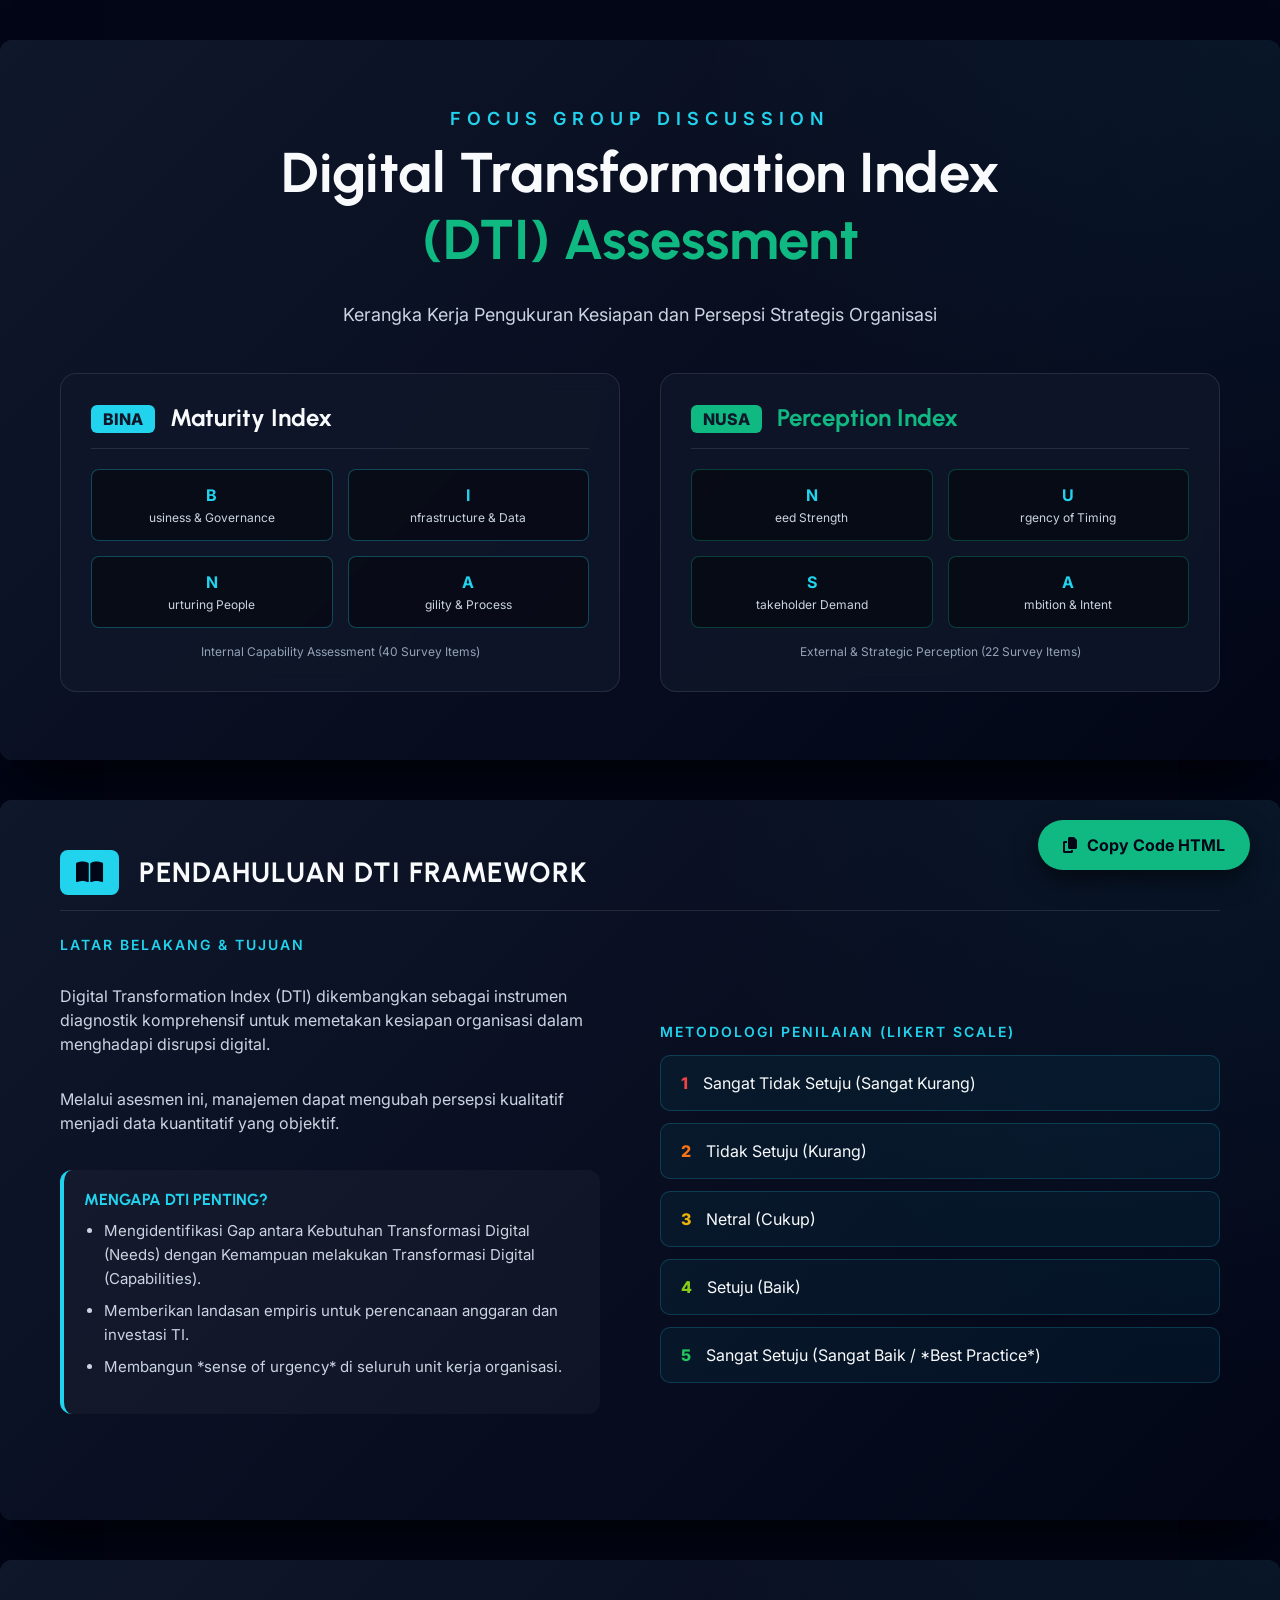
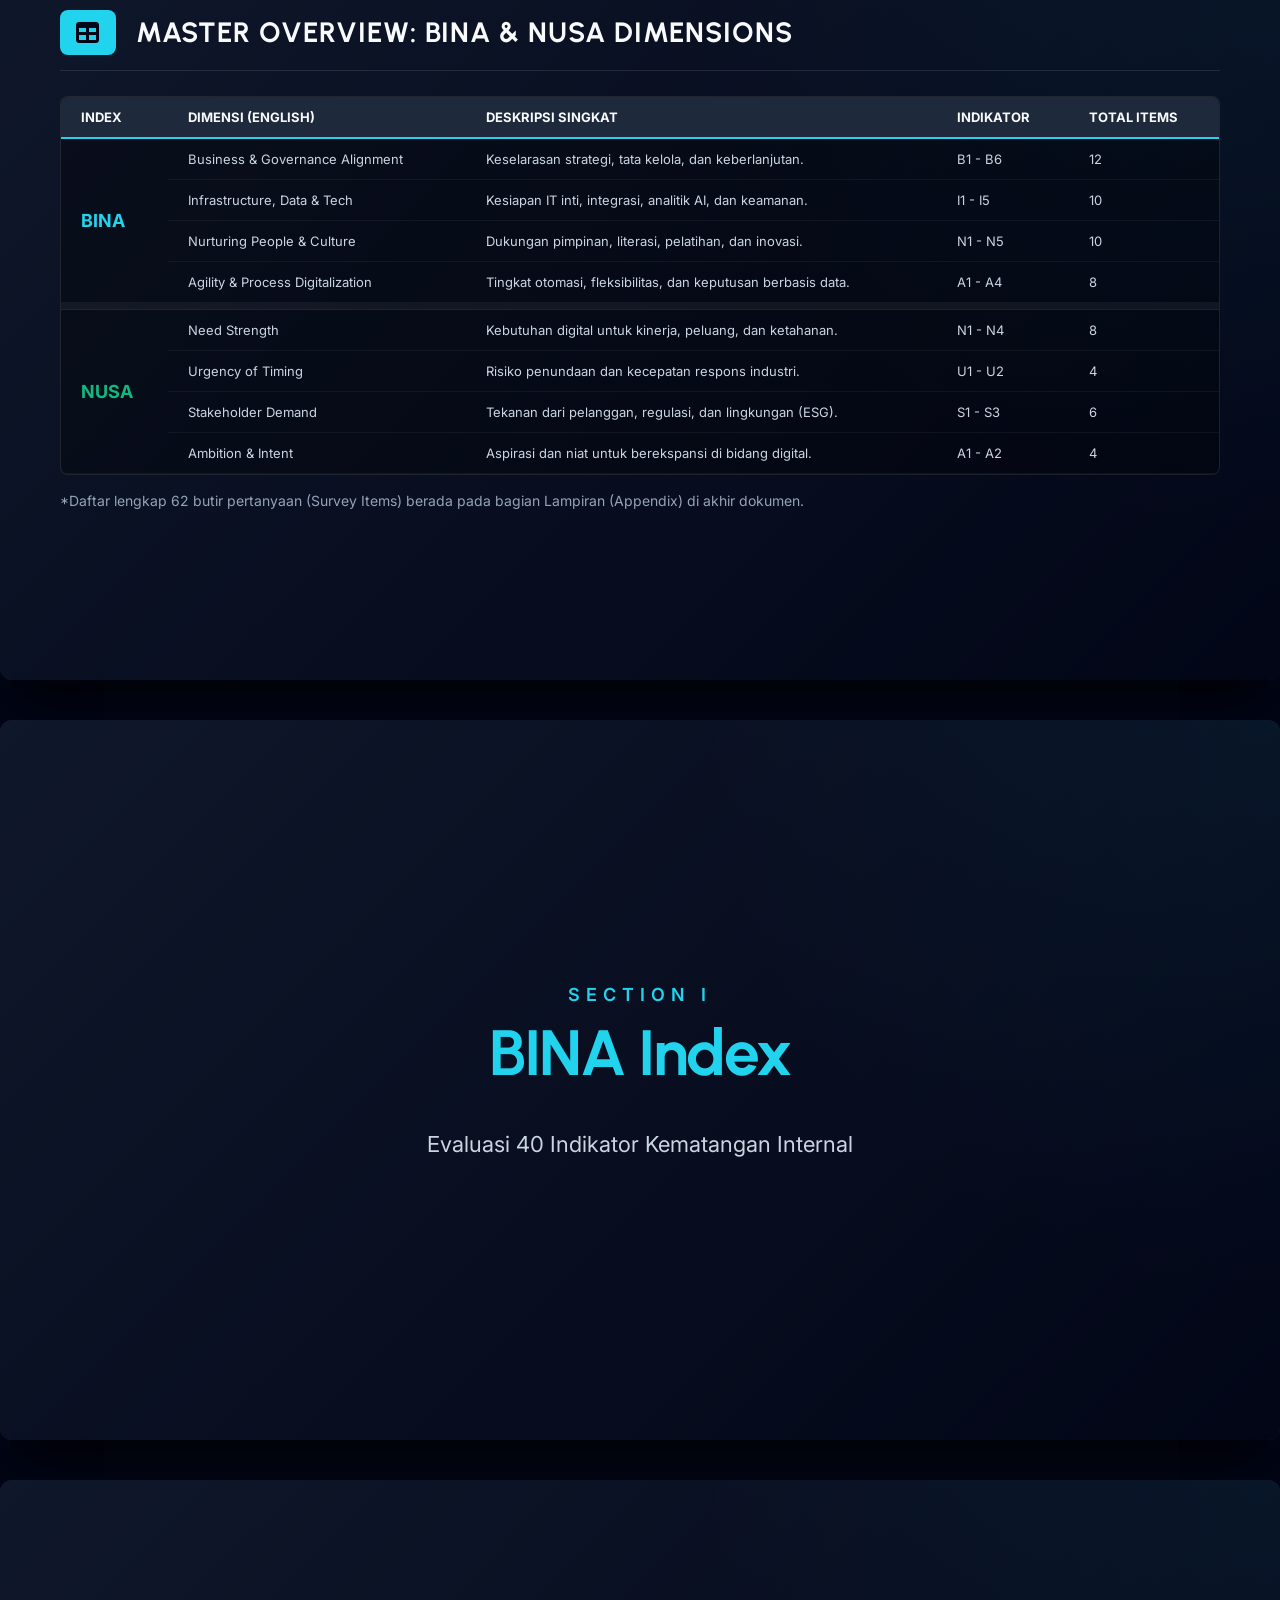
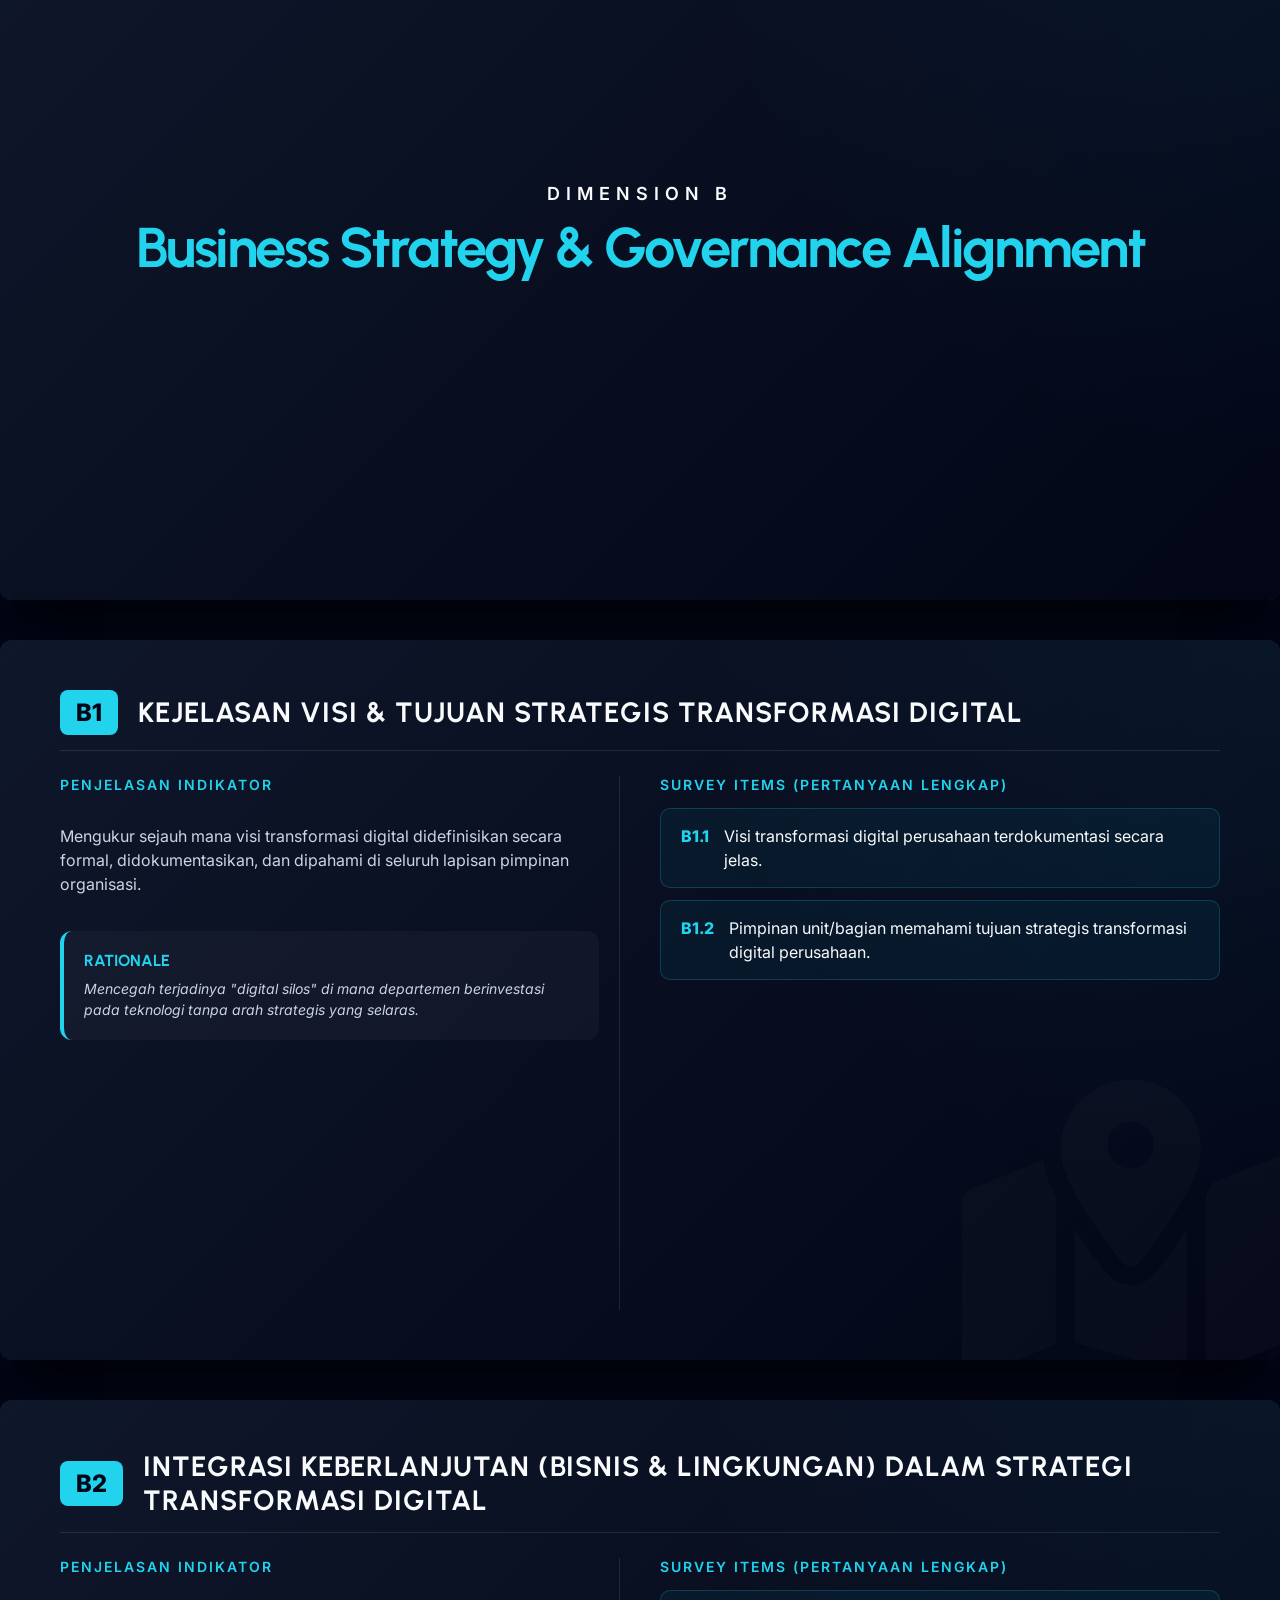
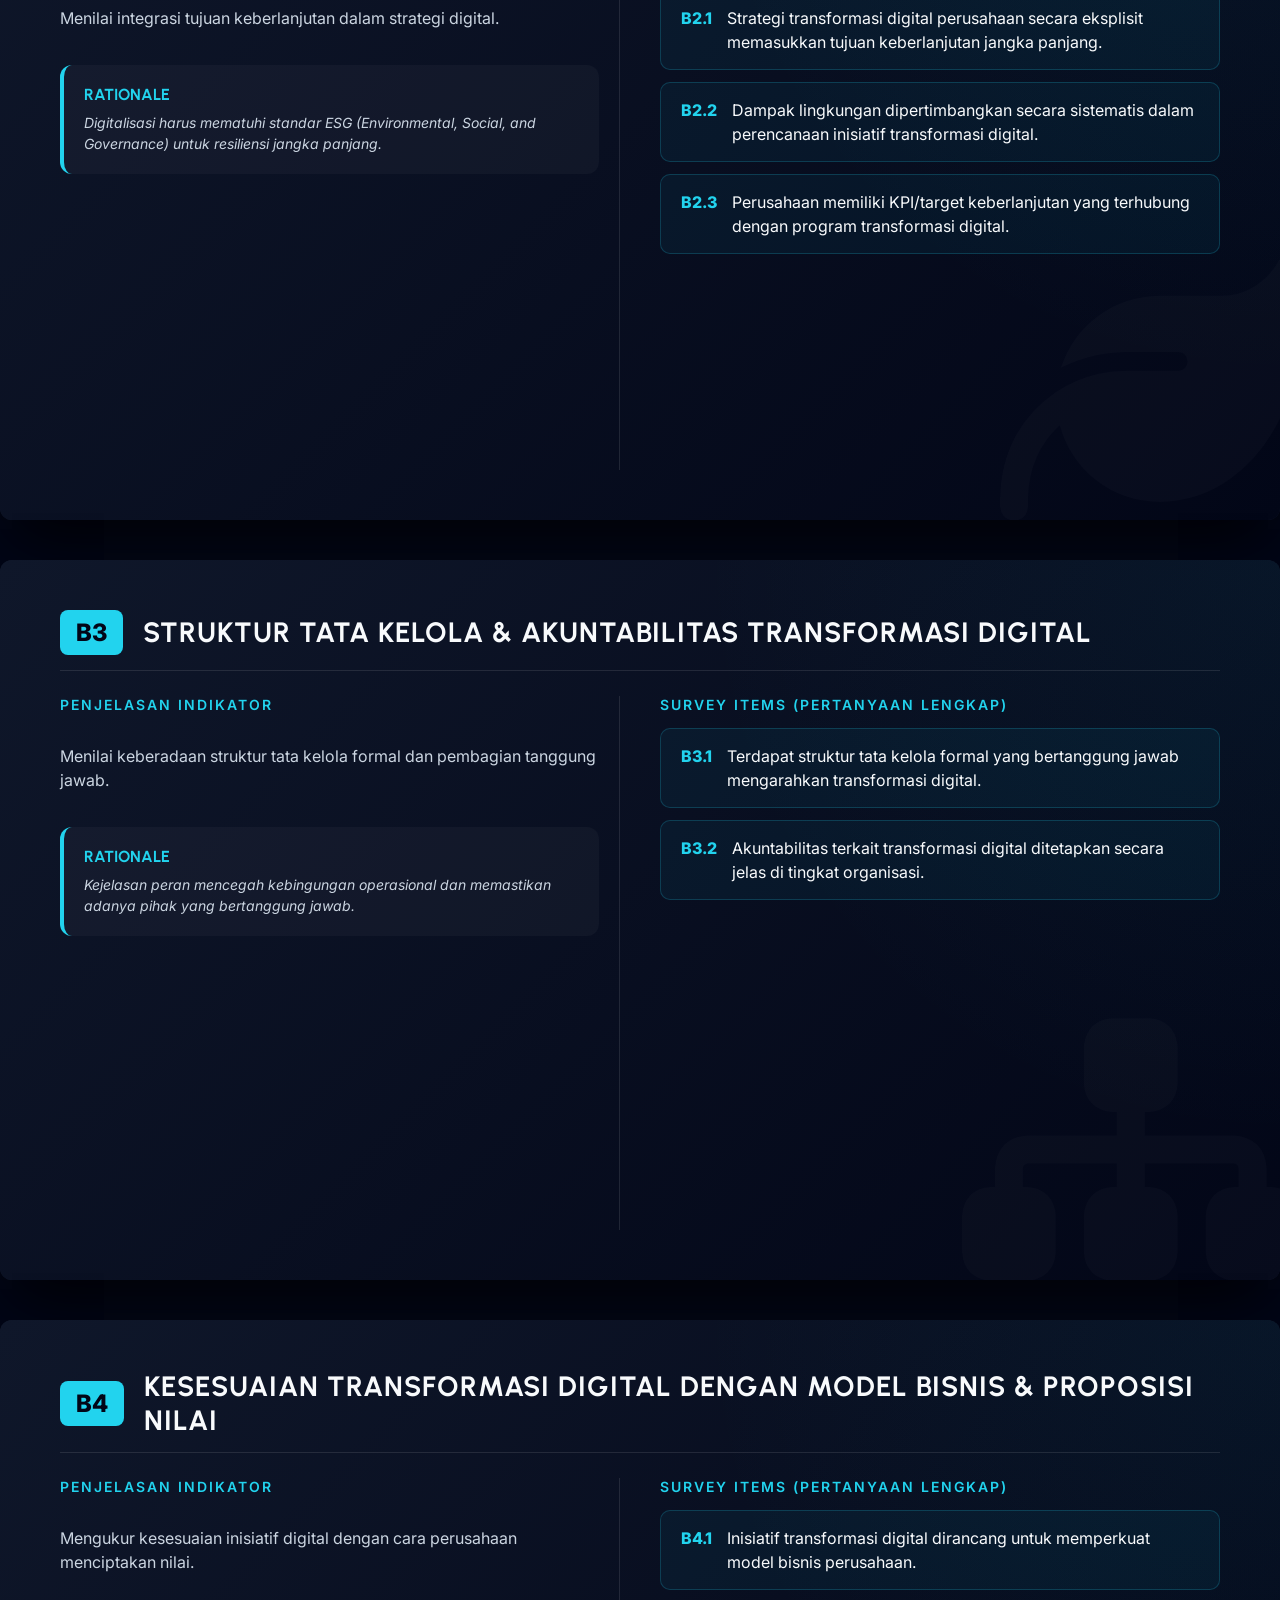
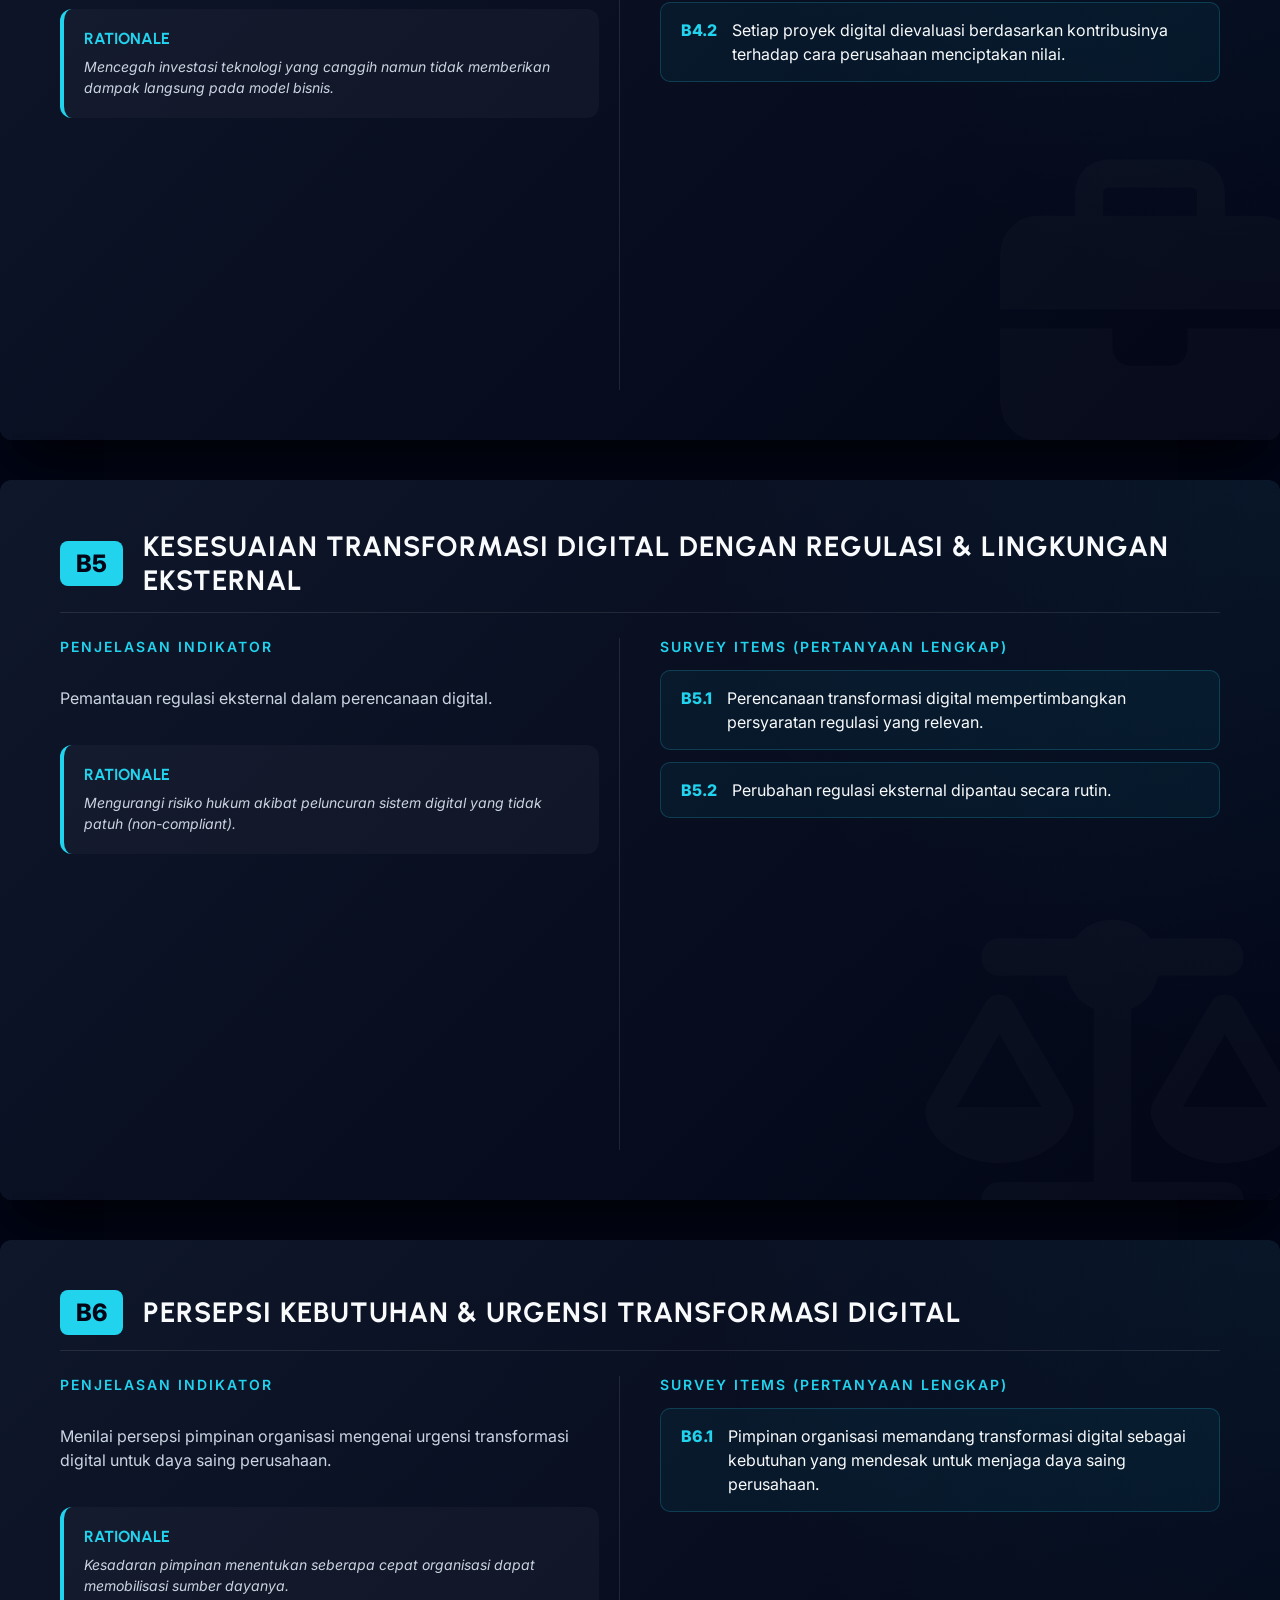
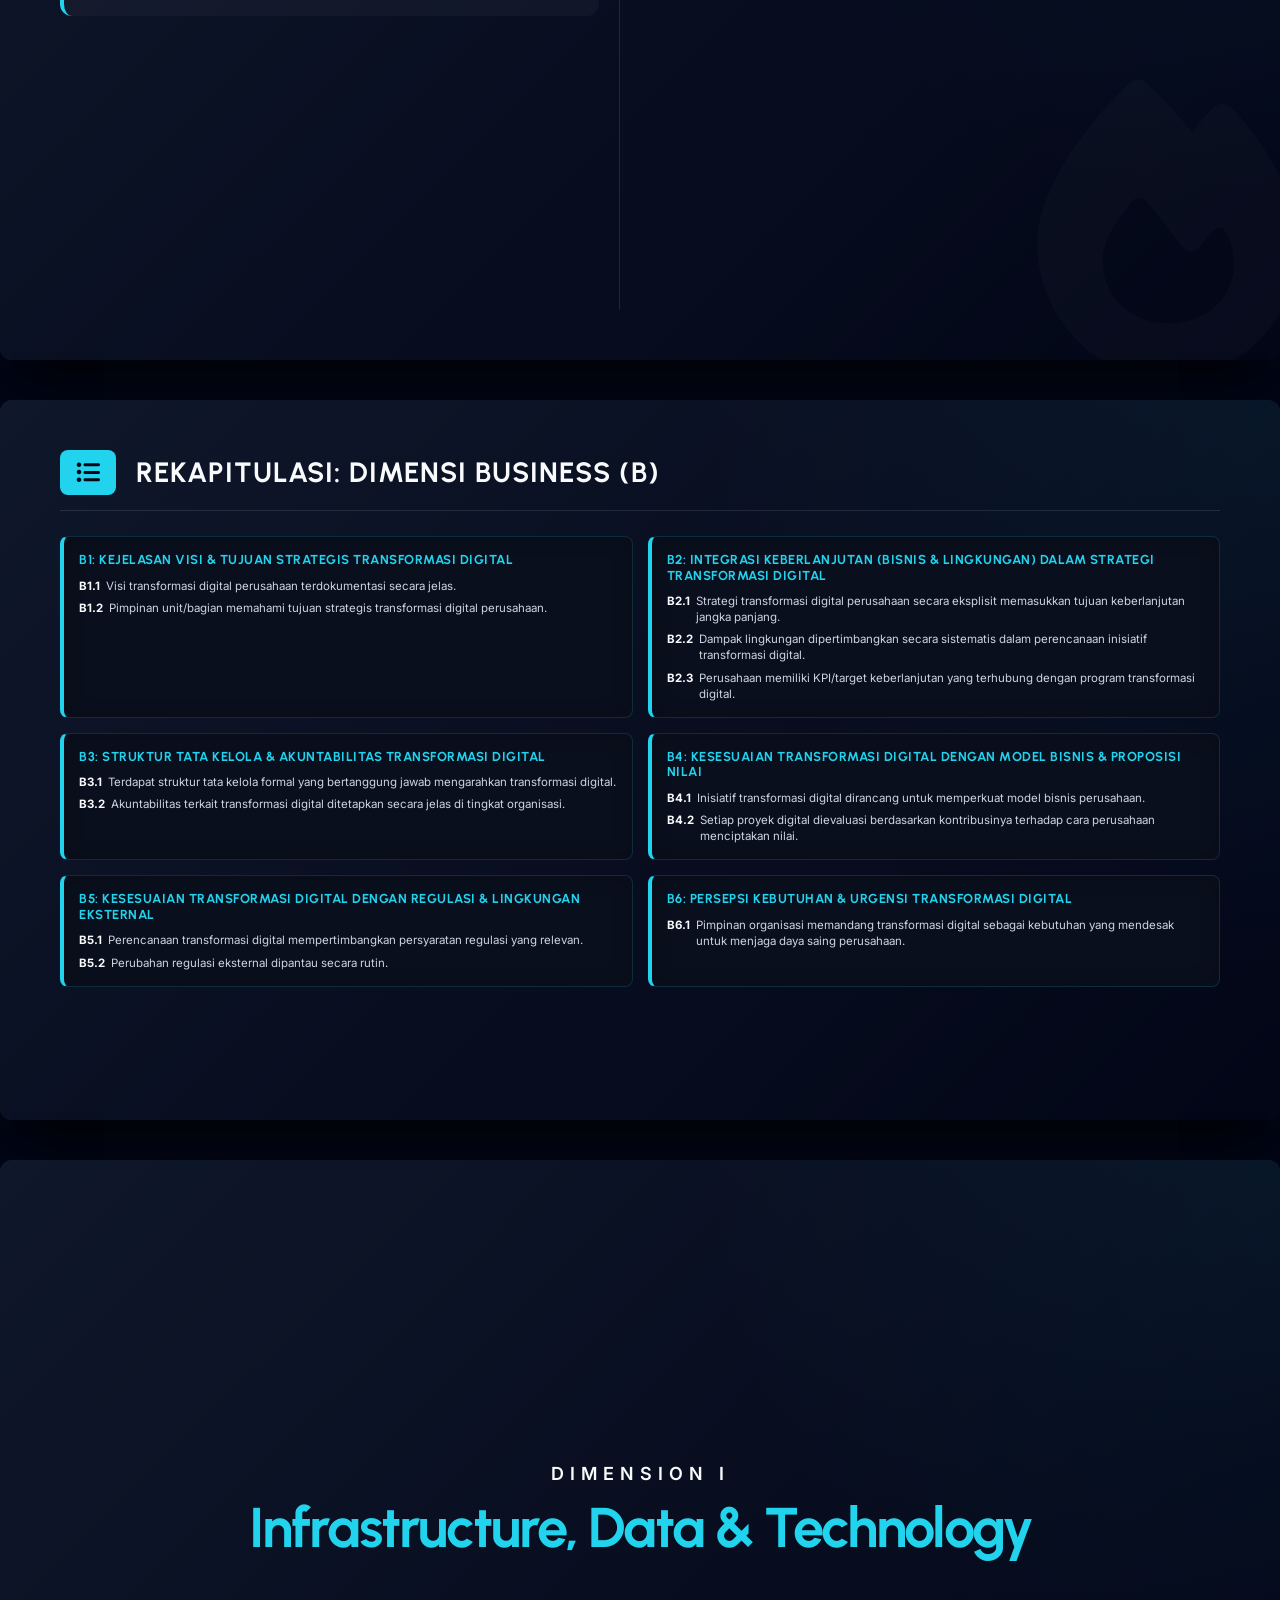
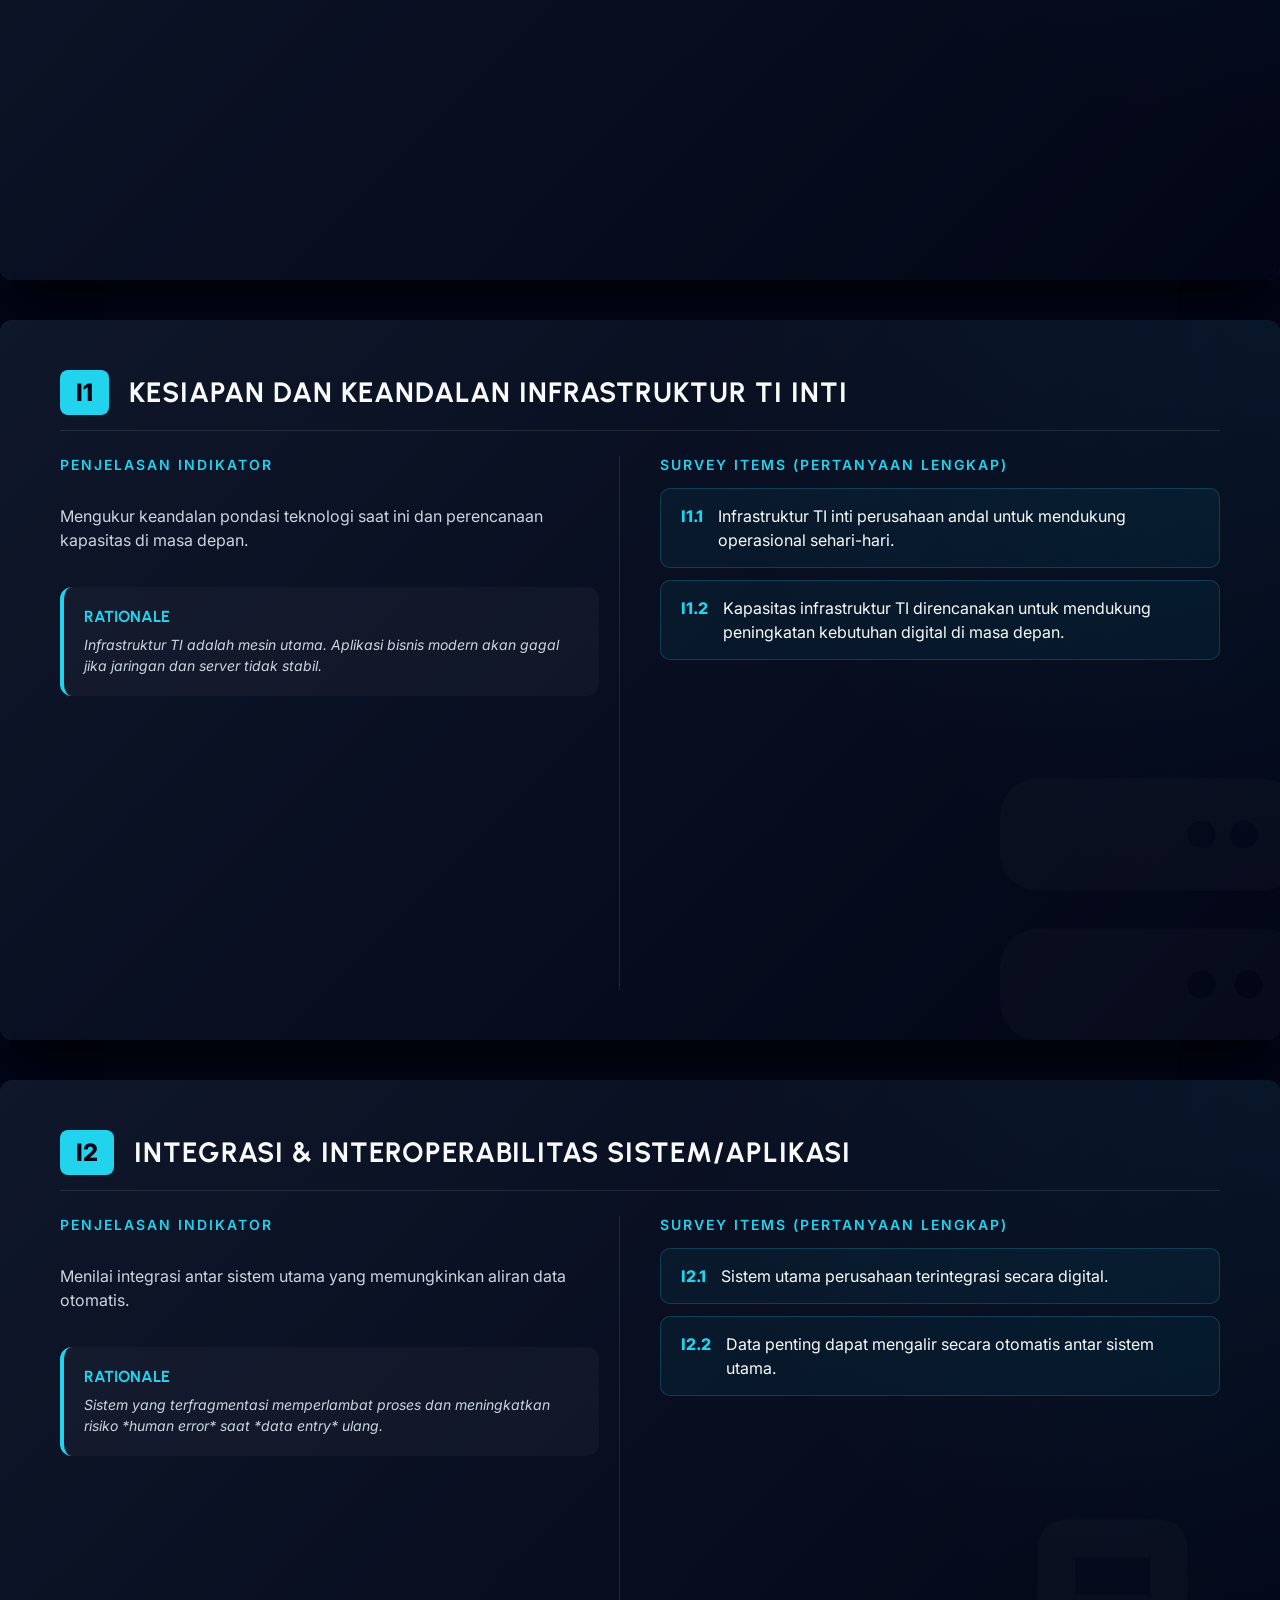
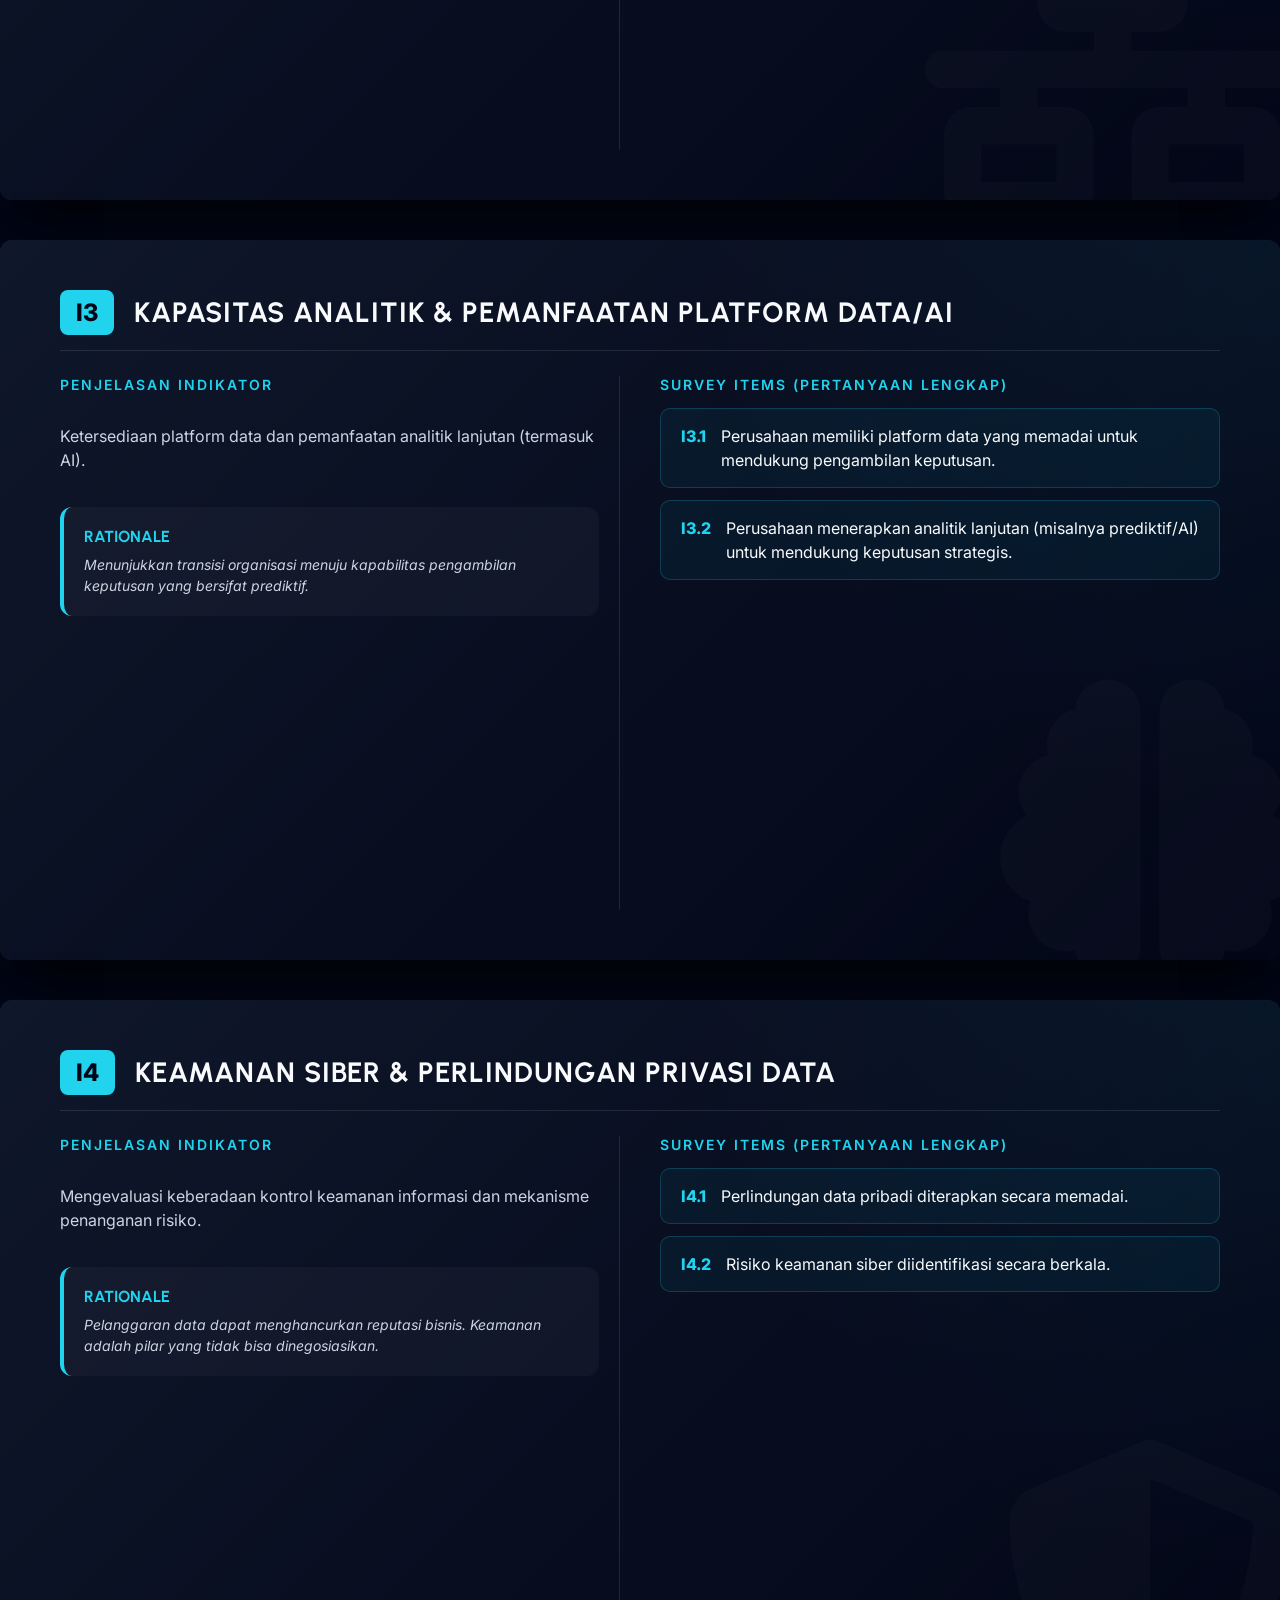
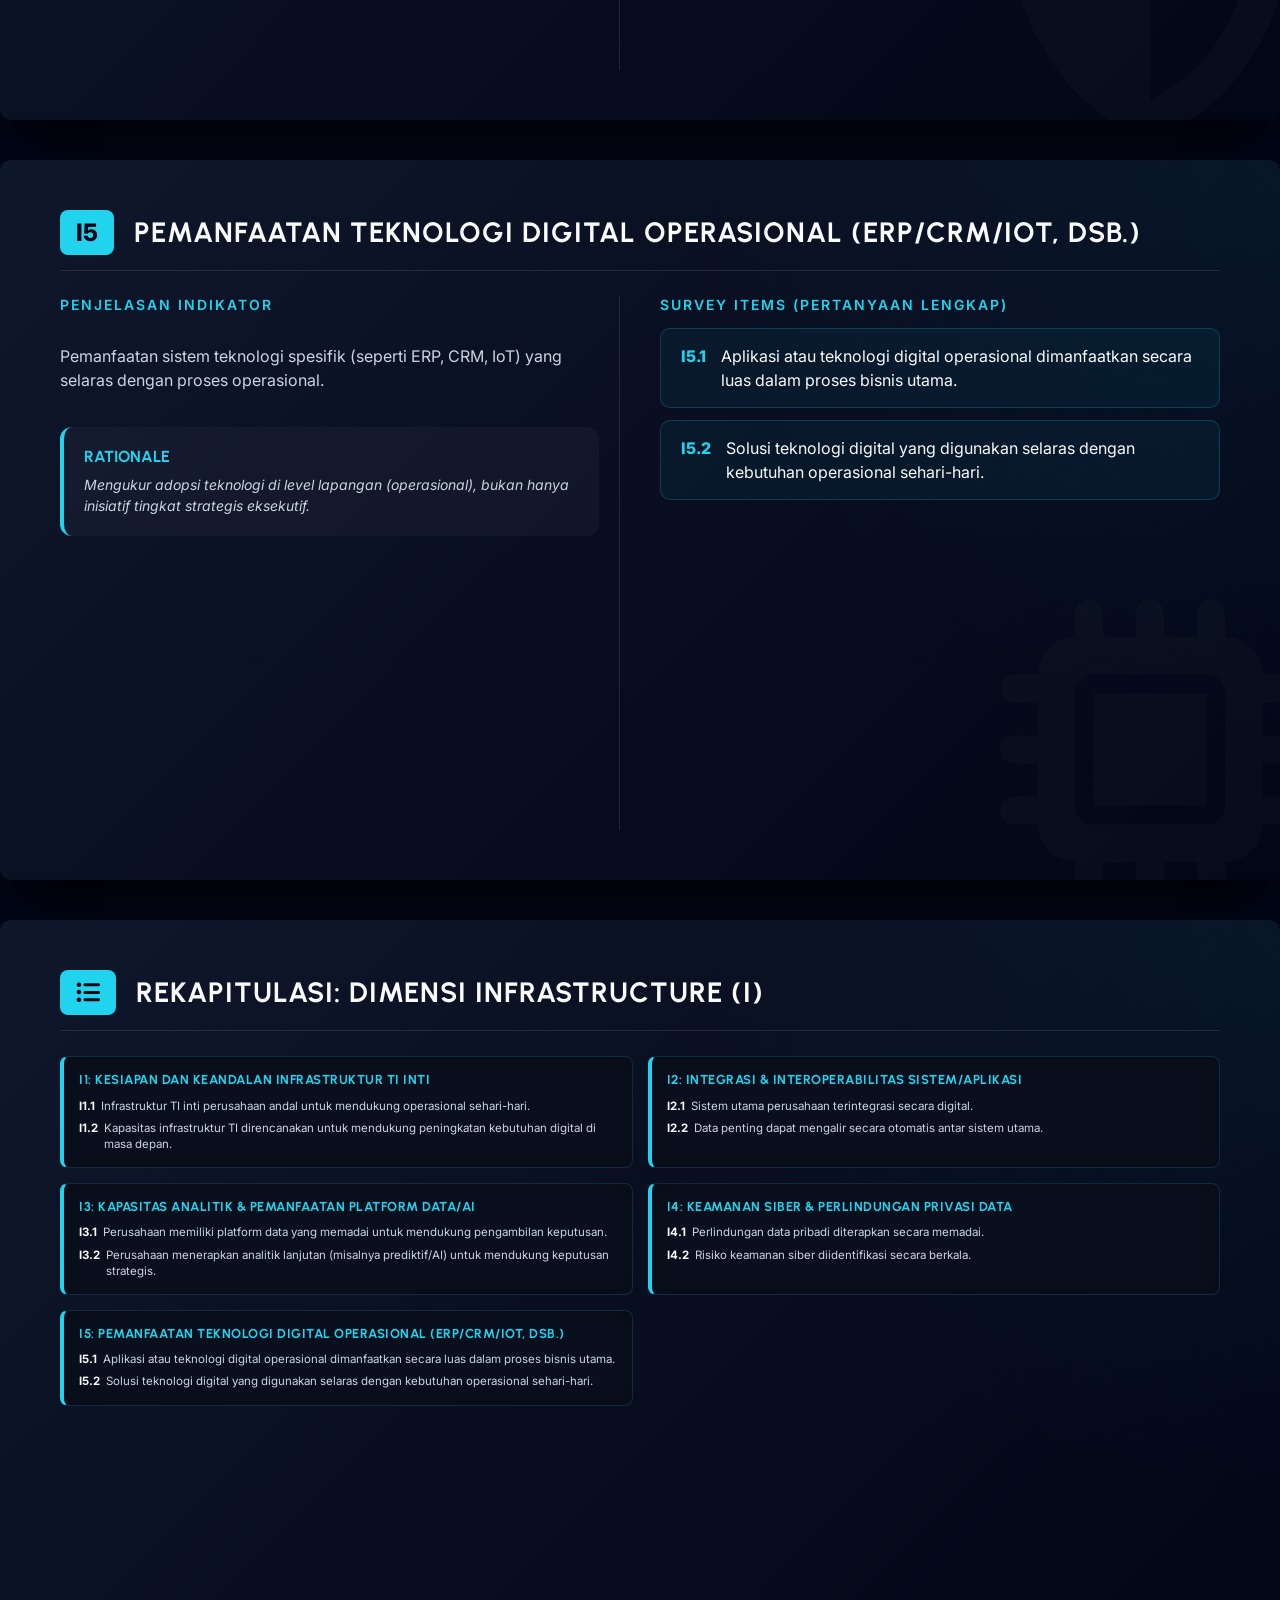
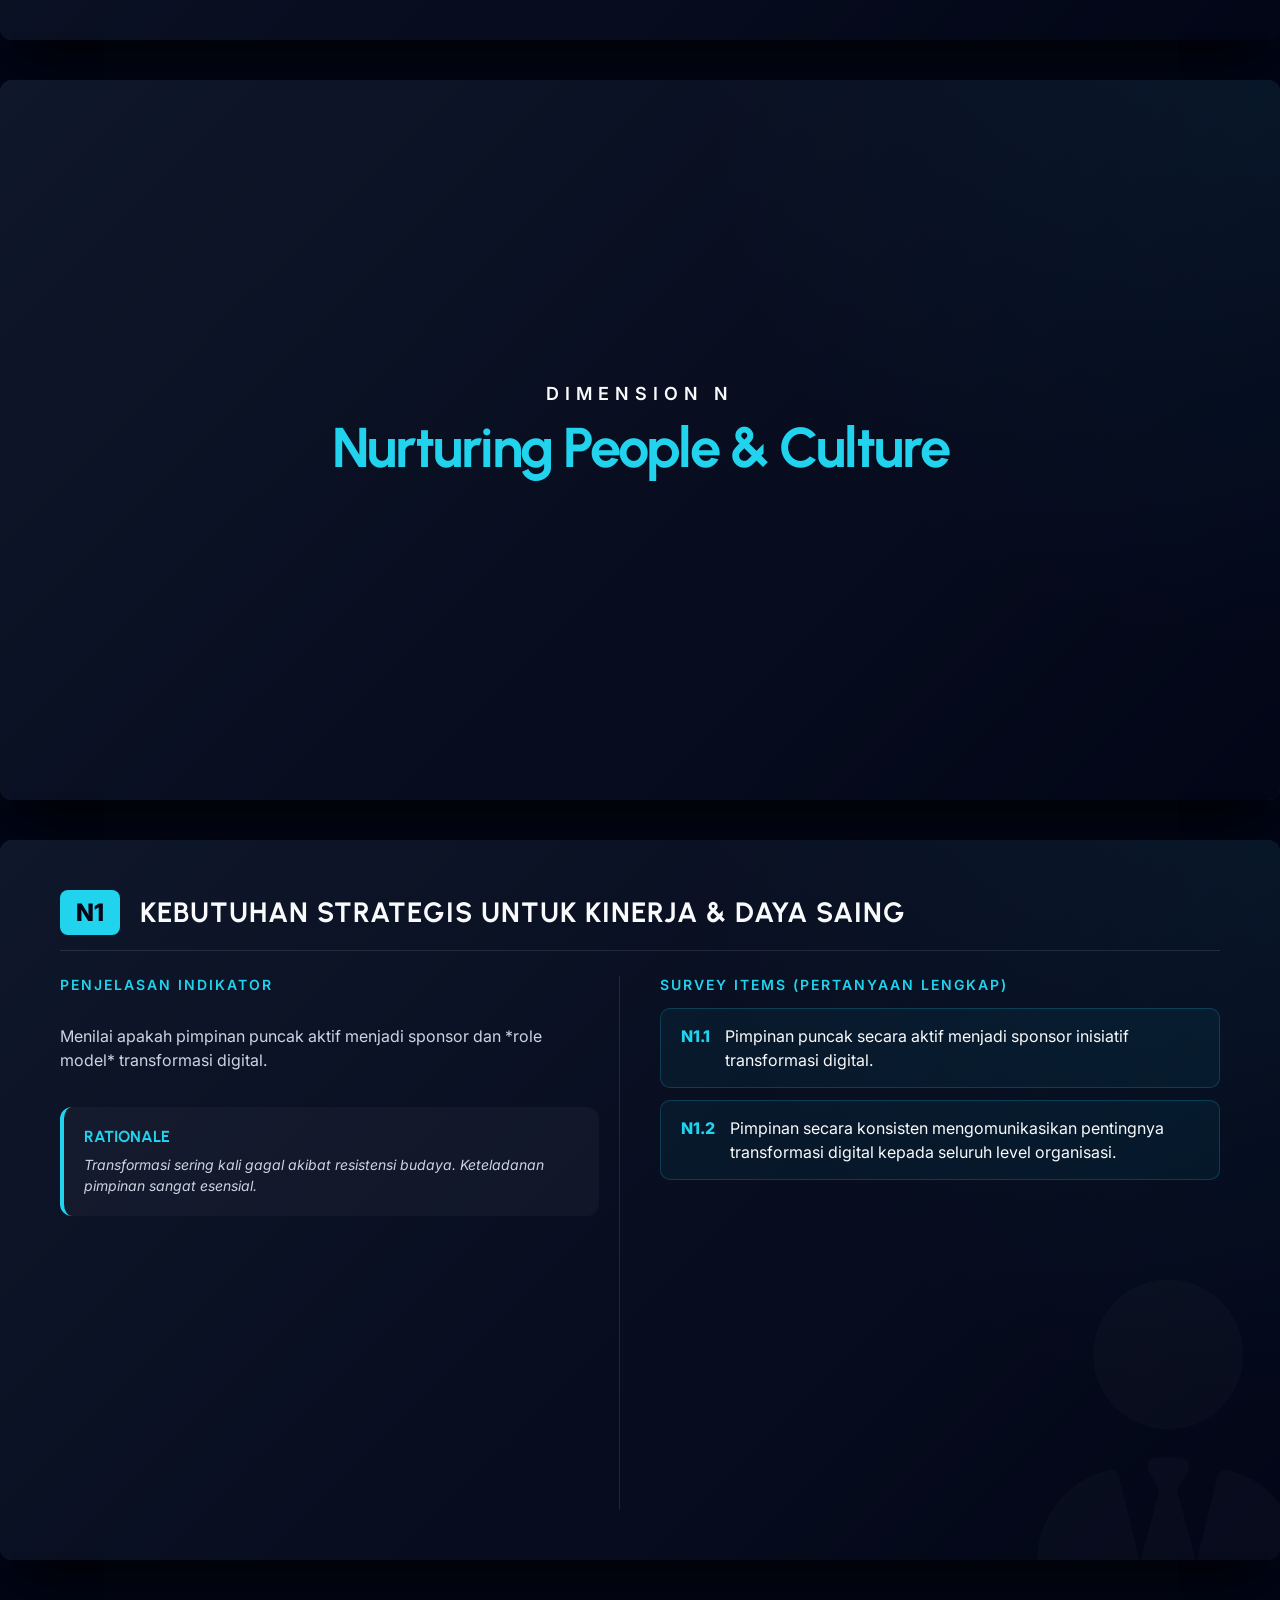
<file: source.html>
<!DOCTYPE html>
<html lang="id">
<head>
    <meta charset="UTF-8">
    <meta name="viewport" content="width=device-width, initial-scale=1.0">
    <title>FGD: Digital Transformation Assessment Full Deck</title>
    <link rel="preconnect" href="https://fonts.googleapis.com">
    <link rel="preconnect" href="https://fonts.gstatic.com" crossorigin>
    <link href="https://fonts.googleapis.com/css2?family=Urbanist:wght@400;600;700;800&family=Inter:wght@300;400;500;600&display=swap" rel="stylesheet">
    <link rel="stylesheet" href="https://cdnjs.cloudflare.com/ajax/libs/font-awesome/6.5.1/css/all.min.css">
    <style>
        /* CORE DESIGN SYSTEM - MCKINSEY / BCG STYLE */
        * { box-sizing: border-box; }
        body {
            background-color: #020617;
            display: grid;
            gap: 40px;
            grid-template-columns: 1fr;
            margin: 0;
            padding: 40px 0;
            place-items: center;
        }

        .slide-container {
            align-items: flex-start;
            background-color: #0f172a;
            border-radius: 12px;
            box-shadow: 0 30px 60px -12px rgba(0, 0, 0, 0.8);
            display: flex;
            flex-direction: column;
            font-family: 'Inter', sans-serif;
            height: 720px;
            justify-content: flex-start;
            overflow: hidden;
            padding: 50px 60px;
            position: relative;
            width: 1280px;
            color: #f8fafc;
        }

        /* BACKGROUND DECORATION */
        .slide-container::before {
            content: '';
            position: absolute;
            top: 0; left: 0; width: 100%; height: 100%;
            background: radial-gradient(circle at 100% 0%, rgba(34, 211, 238, 0.05) 0%, transparent 40%),
                        linear-gradient(135deg, rgba(15, 23, 42, 1) 0%, rgba(2, 6, 23, 1) 100%);
            z-index: 0;
        }

        .slide-container > * { position: relative; z-index: 1; }

        /* TYPOGRAPHY */
        h1, h2, h3, h4 { font-family: 'Urbanist', sans-serif; margin: 0; line-height: 1.2; }
        
        .slide-header {
            display: flex;
            align-items: center;
            width: 100%;
            margin-bottom: 25px;
            padding-bottom: 15px;
            border-bottom: 1px solid rgba(255,255,255,0.1);
        }

        .indicator-badge {
            background: #22d3ee;
            color: #020617;
            font-size: 24px;
            font-weight: 800;
            padding: 8px 16px;
            border-radius: 8px;
            margin-right: 20px;
        }
        .indicator-badge.nusa { background: #10b981; }

        .slide-title {
            font-size: 28px;
            font-weight: 700;
            color: #f8fafc;
            text-transform: uppercase;
            letter-spacing: 1px;
        }

        p { font-size: 16px; line-height: 1.5; color: #cbd5e1; margin-bottom: 15px; }
        
        /* CONTENT LAYOUTS */
        .content-area {
            flex-grow: 1;
            width: 100%;
            display: flex;
            flex-direction: column;
        }

        .layout-two-column {
            display: grid;
            grid-template-columns: 1fr 1fr;
            gap: 40px;
            height: 100%;
            width: 100%;
        }

        /* LEFT COLUMN (EXPLANATION & RATIONALE) */
        .left-col {
            display: flex;
            flex-direction: column;
            padding-right: 20px;
            border-right: 1px solid rgba(255,255,255,0.1);
        }

        .section-title {
            font-size: 14px;
            color: #22d3ee;
            text-transform: uppercase;
            letter-spacing: 2px;
            margin-bottom: 15px;
            font-weight: 600;
        }
        .nusa-text { color: #10b981; }

        .rationale-box {
            background: rgba(255, 255, 255, 0.03);
            border-radius: 12px;
            padding: 20px;
            border-left: 4px solid #22d3ee;
            margin-top: 20px;
        }
        .rationale-box.nusa-box { border-left-color: #10b981; }
        .rationale-box h4 { color: #22d3ee; font-size: 16px; margin-bottom: 8px; text-transform: uppercase; }
        .rationale-box.nusa-box h4 { color: #10b981; }
        .rationale-box p { font-size: 14px; font-style: italic; color: #cbd5e1; margin: 0; }

        /* RIGHT COLUMN (SURVEY ITEMS) */
        .right-col {
            display: flex;
            flex-direction: column;
            height: 100%;
        }

        .survey-list {
            list-style: none;
            padding: 0;
            margin: 0;
            display: flex;
            flex-direction: column;
            gap: 12px;
        }

        .survey-list li {
            background: rgba(34, 211, 238, 0.05);
            border: 1px solid rgba(34, 211, 238, 0.2);
            border-radius: 10px;
            padding: 15px 20px;
            font-size: 16px;
            color: #f8fafc;
            display: flex;
            align-items: flex-start;
            line-height: 1.5;
        }
        .survey-list.nusa-list li {
            background: rgba(16, 185, 129, 0.05);
            border-color: rgba(16, 185, 129, 0.2);
        }

        .item-code {
            font-weight: 800;
            color: #22d3ee;
            margin-right: 15px;
            font-size: 16px;
            white-space: nowrap;
        }
        .survey-list.nusa-list .item-code { color: #10b981; }

        /* RECAP GRID FOR DIMENSION SUMMARY SLIDES (VERBATIM FIT) */
        .recap-grid {
            display: grid;
            grid-template-columns: repeat(2, 1fr);
            gap: 15px;
            width: 100%;
            align-content: start;
        }
        .recap-card {
            background-color: #0a0f1d; 
            border: 1px solid rgba(34, 211, 238, 0.15); 
            border-left: 4px solid #22d3ee; 
            border-radius: 8px;
            padding: 15px;
            display: flex;
            flex-direction: column;
            box-shadow: inset 0 0 20px rgba(0,0,0,0.2);
        }
        .recap-card.nusa-recap-card {
            border-color: rgba(16, 185, 129, 0.15);
            border-left-color: #10b981;
        }
        .recap-card h4 {
            font-size: 13px;
            font-weight: 700;
            color: #22d3ee;
            margin-bottom: 10px;
            text-transform: uppercase;
            letter-spacing: 0.5px;
        }
        .recap-card.nusa-recap-card h4 { color: #10b981; }
        .recap-card ul {
            list-style: none; padding: 0; margin: 0; display: flex; flex-direction: column; gap: 6px;
        }
        .recap-card li {
            font-size: 11.5px; /* Dikecilkan sedikit agar text verbatim muat dalam 1 slide */
            color: #cbd5e1; 
            line-height: 1.4; 
            display: flex; 
            align-items: flex-start;
        }
        .recap-card li span {
            font-weight: 700; color: #f8fafc; margin-right: 6px; white-space: nowrap; font-size: 11.5px;
        }

        /* PAGINATED TABLES (NO SCROLL) */
        .paginated-table-container {
            width: 100%;
            flex-grow: 1;
            border: 1px solid rgba(255,255,255,0.1);
            border-radius: 8px;
            background: rgba(0,0,0,0.3);
            overflow: hidden; 
        }
        
        table { width: 100%; border-collapse: collapse; text-align: left; }
        th { background: #1e293b; color: #f8fafc; padding: 12px 20px; font-size: 13px; text-transform: uppercase; border-bottom: 2px solid #22d3ee;}
        .nusa-th { border-bottom: 2px solid #10b981; }
        td { padding: 12px 20px; border-bottom: 1px solid rgba(255,255,255,0.05); font-size: 13px; vertical-align: middle; color: #cbd5e1; }
        
        .dim-tag { font-weight: 700; color: #22d3ee; font-size: 14px;}
        .nusa-dim-tag { font-weight: 700; color: #10b981; font-size: 14px;}

        /* SEPARATORS & SPECIAL SLIDES */
        .separator-slide {
            justify-content: center;
            align-items: center;
            text-align: center;
            background: linear-gradient(135deg, #0f172a 0%, #1e1b4b 100%);
        }
        .separator-slide.nusa-sep { background: linear-gradient(135deg, #022c22 0%, #064e3b 100%); }
        .separator-slide h1 { font-size: 64px; letter-spacing: -2px; margin-bottom: 15px; }
        .sub-label { font-size: 18px; color: #22d3ee; text-transform: uppercase; letter-spacing: 6px; font-weight: 600; margin-bottom: 10px; }
        .nusa-sep .sub-label { color: #10b981; }

        /* FRAMEWORK BOXES */
        .framework-breakdown {
            display: grid;
            grid-template-columns: 1fr 1fr;
            gap: 40px;
            margin-top: 30px;
            width: 100%;
            z-index: 1;
        }
        .index-box { background: rgba(15, 23, 42, 0.8); backdrop-filter: blur(10px); border-radius: 16px; padding: 30px; border: 1px solid rgba(255,255,255,0.1); }
        .index-header { display: flex; align-items: center; margin-bottom: 20px; border-bottom: 1px solid rgba(255,255,255,0.1); padding-bottom: 15px; }
        .tag { background: #22d3ee; color: #0f172a; padding: 4px 12px; border-radius: 6px; font-weight: 800; margin-right: 15px; font-size: 16px; }
        .index-header h3 { font-size: 24px; color: #f8fafc; }
        .dim-grid { display: grid; grid-template-columns: 1fr 1fr; gap: 15px; }
        .dim-item { background: rgba(0,0,0,0.4); padding: 15px; border-radius: 8px; font-size: 12px; text-align: center; border: 1px solid rgba(34, 211, 238, 0.3); color: #cbd5e1; }
        .dim-item strong { display: block; color: #22d3ee; font-size: 16px; margin-bottom: 5px; }

        /* WATERMARK ICONS & FAB */
        .watermark { position: absolute; right: -20px; bottom: -20px; font-size: 300px; color: rgba(255,255,255,0.02); z-index: 0; pointer-events: none;}
        .page-num { position: absolute; bottom: 20px; right: 40px; font-size: 12px; color: #64748b; font-weight: 600; letter-spacing: 1px; }

        /* FAB Copy Button */
        .copy-fab {
            position: fixed;
            bottom: 30px;
            right: 30px;
            background-color: #10b981;
            color: #020617;
            padding: 15px 25px;
            border-radius: 50px;
            font-family: 'Inter', sans-serif;
            font-size: 16px;
            font-weight: 700;
            cursor: pointer;
            box-shadow: 0 10px 25px rgba(0,0,0,0.5);
            border: none;
            z-index: 9999;
            display: flex;
            align-items: center;
            gap: 10px;
            transition: all 0.3s ease;
        }
        .copy-fab:hover {
            transform: translateY(-5px);
            background-color: #059669;
        }

    </style>
    <script>
        function copyCodeHTML() {
            const btn = document.querySelector('.copy-fab');
            const originalHTML = btn.innerHTML;
            
            // Sembunyikan tombol sementara agar tidak ikut ter-copy ke dalam kodenya
            const parent = btn.parentNode;
            parent.removeChild(btn);
            
            // Ambil semua HTML
            const htmlContent = "<!DOCTYPE html>\n" + document.documentElement.outerHTML;
            
            // Kembalikan tombol ke tempatnya
            parent.appendChild(btn);

            // Proses copy ke clipboard menggunakan execCommand
            const textArea = document.createElement("textarea");
            textArea.value = htmlContent;
            document.body.appendChild(textArea);
            textArea.select();
            
            try {
                document.execCommand('copy');
                btn.innerHTML = '<i class="fa-solid fa-check"></i> Berhasil di-Copy!';
                btn.style.backgroundColor = '#22c55e';
                btn.style.color = '#fff';
            } catch (err) {
                btn.innerHTML = '<i class="fa-solid fa-xmark"></i> Gagal Copy';
                btn.style.backgroundColor = '#ef4444';
                btn.style.color = '#fff';
            }
            
            document.body.removeChild(textArea);
            
            // Kembalikan status tombol setelah 3 detik
            setTimeout(() => {
                btn.innerHTML = originalHTML;
                btn.style.backgroundColor = '#10b981';
                btn.style.color = '#020617';
            }, 3000);
        }
    </script>
</head>
<body>

<!-- SLIDE 1: JUDUL & BREAKDOWN ILUSTRASI -->
<div class="slide-container" style="justify-content: center; align-items: center;">
    <div class="sub-label" style="z-index: 1;">Focus Group Discussion</div>
    <h1 style="font-size: 56px; margin-bottom: 10px; z-index: 1; text-align: center;">Digital Transformation Index <br><span style="color: #10b981;">(DTI) Assessment</span></h1>
    <p style="font-size: 18px; z-index: 1;">Kerangka Kerja Pengukuran Kesiapan dan Persepsi Strategis Organisasi</p>
    
    <div class="framework-breakdown">
        <div class="index-box">
            <div class="index-header"><span class="tag">BINA</span><h3>Maturity Index</h3></div>
            <div class="dim-grid">
                <div class="dim-item"><strong>B</strong>usiness & Governance</div>
                <div class="dim-item"><strong>I</strong>nfrastructure & Data</div>
                <div class="dim-item"><strong>N</strong>urturing People</div>
                <div class="dim-item"><strong>A</strong>gility & Process</div>
            </div>
            <p style="font-size: 12px; margin-top: 15px; text-align: center; color: #94a3b8; margin-bottom: 0;">Internal Capability Assessment (40 Survey Items)</p>
        </div>
        <div class="index-box">
            <div class="index-header"><span class="tag" style="background:#10b981">NUSA</span><h3 style="color:#10b981">Perception Index</h3></div>
            <div class="dim-grid">
                <div class="dim-item" style="border-color: rgba(16, 185, 129, 0.3);"><strong>N</strong>eed Strength</div>
                <div class="dim-item" style="border-color: rgba(16, 185, 129, 0.3);"><strong>U</strong>rgency of Timing</div>
                <div class="dim-item" style="border-color: rgba(16, 185, 129, 0.3);"><strong>S</strong>takeholder Demand</div>
                <div class="dim-item" style="border-color: rgba(16, 185, 129, 0.3);"><strong>A</strong>mbition & Intent</div>
            </div>
            <p style="font-size: 12px; margin-top: 15px; text-align: center; color: #94a3b8; margin-bottom: 0;">External & Strategic Perception (22 Survey Items)</p>
        </div>
    </div>
</div>

<!-- SLIDE 2: PENDAHULUAN -->
<div class="slide-container">
    <div class="slide-header">
        <div class="indicator-badge"><i class="fa-solid fa-book-open"></i></div>
        <h2 class="slide-title">Pendahuluan DTI Framework</h2>
    </div>
    <div class="layout-two-column">
        <div class="left-col" style="border: none;">
            <div class="section-title">Latar Belakang & Tujuan</div>
            <p>Digital Transformation Index (DTI) dikembangkan sebagai instrumen diagnostik komprehensif untuk memetakan kesiapan organisasi dalam menghadapi disrupsi digital.</p>
            <p>Melalui asesmen ini, manajemen dapat mengubah persepsi kualitatif menjadi data kuantitatif yang objektif.</p>
            
            <div class="rationale-box">
                <h4>Mengapa DTI Penting?</h4>
                <ul style="color: #cbd5e1; padding-left: 20px; font-size: 15px; margin-top: 10px; line-height: 1.6;">
                    <li style="margin-bottom: 8px;">Mengidentifikasi Gap antara Kebutuhan Transformasi Digital (Needs) dengan Kemampuan melakukan Transformasi Digital (Capabilities).</li>
                    <li style="margin-bottom: 8px;">Memberikan landasan empiris untuk perencanaan anggaran dan investasi TI.</li>
                    <li>Membangun *sense of urgency* di seluruh unit kerja organisasi.</li>
                </ul>
            </div>
        </div>
        <div class="right-col" style="justify-content: center;">
            <div class="section-title">Metodologi Penilaian (Likert Scale)</div>
            <ul class="survey-list">
                <li><span class="item-code" style="color: #ef4444;">1</span> Sangat Tidak Setuju (Sangat Kurang)</li>
                <li><span class="item-code" style="color: #f97316;">2</span> Tidak Setuju (Kurang)</li>
                <li><span class="item-code" style="color: #eab308;">3</span> Netral (Cukup)</li>
                <li><span class="item-code" style="color: #84cc16;">4</span> Setuju (Baik)</li>
                <li><span class="item-code" style="color: #22c55e;">5</span> Sangat Setuju (Sangat Baik / *Best Practice*)</li>
            </ul>
        </div>
    </div>
</div>

<!-- SLIDE 3: MASTER SUMMARY (DIMENSIONS ONLY) -->
<div class="slide-container">
    <div class="slide-header">
        <div class="indicator-badge"><i class="fa-solid fa-table"></i></div>
        <h2 class="slide-title">Master Overview: BINA & NUSA Dimensions</h2>
    </div>
    <div class="paginated-table-container" style="flex-grow: 0;">
        <table>
            <thead>
                <tr>
                    <th>Index</th>
                    <th>Dimensi (English)</th>
                    <th>Deskripsi Singkat</th>
                    <th>Indikator</th>
                    <th>Total Items</th>
                </tr>
            </thead>
            <tbody>
                <tr><td rowspan="4" class="dim-tag" style="font-size:18px;">BINA</td><td>Business & Governance Alignment</td><td>Keselarasan strategi, tata kelola, dan keberlanjutan.</td><td>B1 - B6</td><td>12</td></tr>
                <tr><td>Infrastructure, Data & Tech</td><td>Kesiapan IT inti, integrasi, analitik AI, dan keamanan.</td><td>I1 - I5</td><td>10</td></tr>
                <tr><td>Nurturing People & Culture</td><td>Dukungan pimpinan, literasi, pelatihan, dan inovasi.</td><td>N1 - N5</td><td>10</td></tr>
                <tr><td>Agility & Process Digitalization</td><td>Tingkat otomasi, fleksibilitas, dan keputusan berbasis data.</td><td>A1 - A4</td><td>8</td></tr>
                <tr style="background: rgba(255,255,255,0.05);"><td colspan="5" style="padding: 3px 0;"></td></tr>
                <tr><td rowspan="4" class="nusa-dim-tag" style="font-size:18px;">NUSA</td><td>Need Strength</td><td>Kebutuhan digital untuk kinerja, peluang, dan ketahanan.</td><td>N1 - N4</td><td>8</td></tr>
                <tr><td>Urgency of Timing</td><td>Risiko penundaan dan kecepatan respons industri.</td><td>U1 - U2</td><td>4</td></tr>
                <tr><td>Stakeholder Demand</td><td>Tekanan dari pelanggan, regulasi, dan lingkungan (ESG).</td><td>S1 - S3</td><td>6</td></tr>
                <tr><td>Ambition & Intent</td><td>Aspirasi dan niat untuk berekspansi di bidang digital.</td><td>A1 - A2</td><td>4</td></tr>
            </tbody>
        </table>
    </div>
    <p style="font-size: 14px; margin-top: 15px; color: #94a3b8; text-align: center;">*Daftar lengkap 62 butir pertanyaan (Survey Items) berada pada bagian Lampiran (Appendix) di akhir dokumen.</p>
</div>

<!-- ========================================== -->
<!-- SECTION SEPARATOR: BINA -->
<!-- ========================================== -->
<div class="slide-container separator-slide">
    <div class="sub-label">Section I</div>
    <h1 style="color: #22d3ee;">BINA Index</h1>
    <p style="font-size: 22px; color: #cbd5e1;">Evaluasi 40 Indikator Kematangan Internal</p>
</div>

<!-- ========================================== -->
<!-- BINA: BUSINESS DIMENSION -->
<!-- ========================================== -->
<div class="slide-container separator-slide">
    <div class="sub-label" style="color: #f8fafc;">Dimension B</div>
    <h1 style="color: #22d3ee; font-size: 56px;">Business Strategy & Governance Alignment</h1>
</div>

<!-- B1 -->
<div class="slide-container">
    <div class="slide-header">
        <div class="indicator-badge">B1</div>
        <h2 class="slide-title">Kejelasan visi & tujuan strategis transformasi digital</h2>
    </div>
    <div class="layout-two-column">
        <div class="left-col">
            <div class="section-title">Penjelasan Indikator</div>
            <p>Mengukur sejauh mana visi transformasi digital didefinisikan secara formal, didokumentasikan, dan dipahami di seluruh lapisan pimpinan organisasi.</p>
            <div class="rationale-box">
                <h4>Rationale</h4>
                <p>Mencegah terjadinya "digital silos" di mana departemen berinvestasi pada teknologi tanpa arah strategis yang selaras.</p>
            </div>
        </div>
        <div class="right-col">
            <div class="section-title">Survey Items (Pertanyaan Lengkap)</div>
            <ul class="survey-list">
                <li><span class="item-code">B1.1</span> Visi transformasi digital perusahaan terdokumentasi secara jelas.</li>
                <li><span class="item-code">B1.2</span> Pimpinan unit/bagian memahami tujuan strategis transformasi digital perusahaan.</li>
            </ul>
        </div>
    </div>
    <i class="fa-solid fa-map-location-dot watermark"></i>
</div>

<!-- B2 -->
<div class="slide-container">
    <div class="slide-header">
        <div class="indicator-badge">B2</div>
        <h2 class="slide-title">Integrasi keberlanjutan (bisnis & lingkungan) dalam strategi transformasi digital</h2>
    </div>
    <div class="layout-two-column">
        <div class="left-col">
            <div class="section-title">Penjelasan Indikator</div>
            <p>Menilai integrasi tujuan keberlanjutan dalam strategi digital.</p>
            <div class="rationale-box">
                <h4>Rationale</h4>
                <p>Digitalisasi harus mematuhi standar ESG (Environmental, Social, and Governance) untuk resiliensi jangka panjang.</p>
            </div>
        </div>
        <div class="right-col">
            <div class="section-title">Survey Items (Pertanyaan Lengkap)</div>
            <ul class="survey-list">
                <li><span class="item-code">B2.1</span> Strategi transformasi digital perusahaan secara eksplisit memasukkan tujuan keberlanjutan jangka panjang.</li>
                <li><span class="item-code">B2.2</span> Dampak lingkungan dipertimbangkan secara sistematis dalam perencanaan inisiatif transformasi digital.</li>
                <li><span class="item-code">B2.3</span> Perusahaan memiliki KPI/target keberlanjutan yang terhubung dengan program transformasi digital.</li>
            </ul>
        </div>
    </div>
    <i class="fa-solid fa-leaf watermark"></i>
</div>

<!-- B3 -->
<div class="slide-container">
    <div class="slide-header">
        <div class="indicator-badge">B3</div>
        <h2 class="slide-title">Struktur tata kelola & akuntabilitas transformasi digital</h2>
    </div>
    <div class="layout-two-column">
        <div class="left-col">
            <div class="section-title">Penjelasan Indikator</div>
            <p>Menilai keberadaan struktur tata kelola formal dan pembagian tanggung jawab.</p>
            <div class="rationale-box">
                <h4>Rationale</h4>
                <p>Kejelasan peran mencegah kebingungan operasional dan memastikan adanya pihak yang bertanggung jawab.</p>
            </div>
        </div>
        <div class="right-col">
            <div class="section-title">Survey Items (Pertanyaan Lengkap)</div>
            <ul class="survey-list">
                <li><span class="item-code">B3.1</span> Terdapat struktur tata kelola formal yang bertanggung jawab mengarahkan transformasi digital.</li>
                <li><span class="item-code">B3.2</span> Akuntabilitas terkait transformasi digital ditetapkan secara jelas di tingkat organisasi.</li>
            </ul>
        </div>
    </div>
    <i class="fa-solid fa-sitemap watermark"></i>
</div>

<!-- B4 -->
<div class="slide-container">
    <div class="slide-header">
        <div class="indicator-badge">B4</div>
        <h2 class="slide-title">Kesesuaian transformasi digital dengan model bisnis & proposisi nilai</h2>
    </div>
    <div class="layout-two-column">
        <div class="left-col">
            <div class="section-title">Penjelasan Indikator</div>
            <p>Mengukur kesesuaian inisiatif digital dengan cara perusahaan menciptakan nilai.</p>
            <div class="rationale-box">
                <h4>Rationale</h4>
                <p>Mencegah investasi teknologi yang canggih namun tidak memberikan dampak langsung pada model bisnis.</p>
            </div>
        </div>
        <div class="right-col">
            <div class="section-title">Survey Items (Pertanyaan Lengkap)</div>
            <ul class="survey-list">
                <li><span class="item-code">B4.1</span> Inisiatif transformasi digital dirancang untuk memperkuat model bisnis perusahaan.</li>
                <li><span class="item-code">B4.2</span> Setiap proyek digital dievaluasi berdasarkan kontribusinya terhadap cara perusahaan menciptakan nilai.</li>
            </ul>
        </div>
    </div>
    <i class="fa-solid fa-briefcase watermark"></i>
</div>

<!-- B5 -->
<div class="slide-container">
    <div class="slide-header">
        <div class="indicator-badge">B5</div>
        <h2 class="slide-title">Kesesuaian transformasi digital dengan regulasi & lingkungan eksternal</h2>
    </div>
    <div class="layout-two-column">
        <div class="left-col">
            <div class="section-title">Penjelasan Indikator</div>
            <p>Pemantauan regulasi eksternal dalam perencanaan digital.</p>
            <div class="rationale-box">
                <h4>Rationale</h4>
                <p>Mengurangi risiko hukum akibat peluncuran sistem digital yang tidak patuh (non-compliant).</p>
            </div>
        </div>
        <div class="right-col">
            <div class="section-title">Survey Items (Pertanyaan Lengkap)</div>
            <ul class="survey-list">
                <li><span class="item-code">B5.1</span> Perencanaan transformasi digital mempertimbangkan persyaratan regulasi yang relevan.</li>
                <li><span class="item-code">B5.2</span> Perubahan regulasi eksternal dipantau secara rutin.</li>
            </ul>
        </div>
    </div>
    <i class="fa-solid fa-scale-balanced watermark"></i>
</div>

<!-- B6 -->
<div class="slide-container">
    <div class="slide-header">
        <div class="indicator-badge">B6</div>
        <h2 class="slide-title">Persepsi kebutuhan & urgensi transformasi digital</h2>
    </div>
    <div class="layout-two-column">
        <div class="left-col">
            <div class="section-title">Penjelasan Indikator</div>
            <p>Menilai persepsi pimpinan organisasi mengenai urgensi transformasi digital untuk daya saing perusahaan.</p>
            <div class="rationale-box">
                <h4>Rationale</h4>
                <p>Kesadaran pimpinan menentukan seberapa cepat organisasi dapat memobilisasi sumber dayanya.</p>
            </div>
        </div>
        <div class="right-col">
            <div class="section-title">Survey Items (Pertanyaan Lengkap)</div>
            <ul class="survey-list">
                <li><span class="item-code">B6.1</span> Pimpinan organisasi memandang transformasi digital sebagai kebutuhan yang mendesak untuk menjaga daya saing perusahaan.</li>
            </ul>
        </div>
    </div>
    <i class="fa-solid fa-fire watermark"></i>
</div>

<!-- RECAP DIMENSION B (VERBATIM TEXT) -->
<div class="slide-container">
    <div class="slide-header">
        <div class="indicator-badge"><i class="fa-solid fa-list-ul"></i></div>
        <h2 class="slide-title">REKAPITULASI: DIMENSI BUSINESS (B)</h2>
    </div>
    <div class="content-area">
        <div class="recap-grid">
            <div class="recap-card">
                <h4>B1: Kejelasan visi & tujuan strategis transformasi digital</h4>
                <ul>
                    <li><span>B1.1</span> Visi transformasi digital perusahaan terdokumentasi secara jelas.</li>
                    <li><span>B1.2</span> Pimpinan unit/bagian memahami tujuan strategis transformasi digital perusahaan.</li>
                </ul>
            </div>
            <div class="recap-card">
                <h4>B2: Integrasi keberlanjutan (bisnis & lingkungan) dalam strategi transformasi digital</h4>
                <ul>
                    <li><span>B2.1</span> Strategi transformasi digital perusahaan secara eksplisit memasukkan tujuan keberlanjutan jangka panjang.</li>
                    <li><span>B2.2</span> Dampak lingkungan dipertimbangkan secara sistematis dalam perencanaan inisiatif transformasi digital.</li>
                    <li><span>B2.3</span> Perusahaan memiliki KPI/target keberlanjutan yang terhubung dengan program transformasi digital.</li>
                </ul>
            </div>
            <div class="recap-card">
                <h4>B3: Struktur tata kelola & akuntabilitas transformasi digital</h4>
                <ul>
                    <li><span>B3.1</span> Terdapat struktur tata kelola formal yang bertanggung jawab mengarahkan transformasi digital.</li>
                    <li><span>B3.2</span> Akuntabilitas terkait transformasi digital ditetapkan secara jelas di tingkat organisasi.</li>
                </ul>
            </div>
            <div class="recap-card">
                <h4>B4: Kesesuaian transformasi digital dengan model bisnis & proposisi nilai</h4>
                <ul>
                    <li><span>B4.1</span> Inisiatif transformasi digital dirancang untuk memperkuat model bisnis perusahaan.</li>
                    <li><span>B4.2</span> Setiap proyek digital dievaluasi berdasarkan kontribusinya terhadap cara perusahaan menciptakan nilai.</li>
                </ul>
            </div>
            <div class="recap-card">
                <h4>B5: Kesesuaian transformasi digital dengan regulasi & lingkungan eksternal</h4>
                <ul>
                    <li><span>B5.1</span> Perencanaan transformasi digital mempertimbangkan persyaratan regulasi yang relevan.</li>
                    <li><span>B5.2</span> Perubahan regulasi eksternal dipantau secara rutin.</li>
                </ul>
            </div>
            <div class="recap-card">
                <h4>B6: Persepsi kebutuhan & urgensi transformasi digital</h4>
                <ul>
                    <li><span>B6.1</span> Pimpinan organisasi memandang transformasi digital sebagai kebutuhan yang mendesak untuk menjaga daya saing perusahaan.</li>
                </ul>
            </div>
        </div>
    </div>
</div>

<!-- ========================================== -->
<!-- BINA: INFRASTRUCTURE DIMENSION -->
<!-- ========================================== -->
<div class="slide-container separator-slide">
    <div class="sub-label" style="color: #f8fafc;">Dimension I</div>
    <h1 style="color: #22d3ee; font-size: 56px;">Infrastructure, Data & Technology</h1>
</div>

<!-- I1 -->
<div class="slide-container">
    <div class="slide-header">
        <div class="indicator-badge">I1</div>
        <h2 class="slide-title">Kesiapan dan keandalan infrastruktur TI inti</h2>
    </div>
    <div class="layout-two-column">
        <div class="left-col">
            <div class="section-title">Penjelasan Indikator</div>
            <p>Mengukur keandalan pondasi teknologi saat ini dan perencanaan kapasitas di masa depan.</p>
            <div class="rationale-box">
                <h4>Rationale</h4>
                <p>Infrastruktur TI adalah mesin utama. Aplikasi bisnis modern akan gagal jika jaringan dan server tidak stabil.</p>
            </div>
        </div>
        <div class="right-col">
            <div class="section-title">Survey Items (Pertanyaan Lengkap)</div>
            <ul class="survey-list">
                <li><span class="item-code">I1.1</span> Infrastruktur TI inti perusahaan andal untuk mendukung operasional sehari-hari.</li>
                <li><span class="item-code">I1.2</span> Kapasitas infrastruktur TI direncanakan untuk mendukung peningkatan kebutuhan digital di masa depan.</li>
            </ul>
        </div>
    </div>
    <i class="fa-solid fa-server watermark"></i>
</div>

<!-- I2 -->
<div class="slide-container">
    <div class="slide-header">
        <div class="indicator-badge">I2</div>
        <h2 class="slide-title">Integrasi & interoperabilitas sistem/aplikasi</h2>
    </div>
    <div class="layout-two-column">
        <div class="left-col">
            <div class="section-title">Penjelasan Indikator</div>
            <p>Menilai integrasi antar sistem utama yang memungkinkan aliran data otomatis.</p>
            <div class="rationale-box">
                <h4>Rationale</h4>
                <p>Sistem yang terfragmentasi memperlambat proses dan meningkatkan risiko *human error* saat *data entry* ulang.</p>
            </div>
        </div>
        <div class="right-col">
            <div class="section-title">Survey Items (Pertanyaan Lengkap)</div>
            <ul class="survey-list">
                <li><span class="item-code">I2.1</span> Sistem utama perusahaan terintegrasi secara digital.</li>
                <li><span class="item-code">I2.2</span> Data penting dapat mengalir secara otomatis antar sistem utama.</li>
            </ul>
        </div>
    </div>
    <i class="fa-solid fa-network-wired watermark"></i>
</div>

<!-- I3 -->
<div class="slide-container">
    <div class="slide-header">
        <div class="indicator-badge">I3</div>
        <h2 class="slide-title">Kapasitas analitik & pemanfaatan platform data/AI</h2>
    </div>
    <div class="layout-two-column">
        <div class="left-col">
            <div class="section-title">Penjelasan Indikator</div>
            <p>Ketersediaan platform data dan pemanfaatan analitik lanjutan (termasuk AI).</p>
            <div class="rationale-box">
                <h4>Rationale</h4>
                <p>Menunjukkan transisi organisasi menuju kapabilitas pengambilan keputusan yang bersifat prediktif.</p>
            </div>
        </div>
        <div class="right-col">
            <div class="section-title">Survey Items (Pertanyaan Lengkap)</div>
            <ul class="survey-list">
                <li><span class="item-code">I3.1</span> Perusahaan memiliki platform data yang memadai untuk mendukung pengambilan keputusan.</li>
                <li><span class="item-code">I3.2</span> Perusahaan menerapkan analitik lanjutan (misalnya prediktif/AI) untuk mendukung keputusan strategis.</li>
            </ul>
        </div>
    </div>
    <i class="fa-solid fa-brain watermark"></i>
</div>

<!-- I4 -->
<div class="slide-container">
    <div class="slide-header">
        <div class="indicator-badge">I4</div>
        <h2 class="slide-title">Keamanan siber & perlindungan privasi data</h2>
    </div>
    <div class="layout-two-column">
        <div class="left-col">
            <div class="section-title">Penjelasan Indikator</div>
            <p>Mengevaluasi keberadaan kontrol keamanan informasi dan mekanisme penanganan risiko.</p>
            <div class="rationale-box">
                <h4>Rationale</h4>
                <p>Pelanggaran data dapat menghancurkan reputasi bisnis. Keamanan adalah pilar yang tidak bisa dinegosiasikan.</p>
            </div>
        </div>
        <div class="right-col">
            <div class="section-title">Survey Items (Pertanyaan Lengkap)</div>
            <ul class="survey-list">
                <li><span class="item-code">I4.1</span> Perlindungan data pribadi diterapkan secara memadai.</li>
                <li><span class="item-code">I4.2</span> Risiko keamanan siber diidentifikasi secara berkala.</li>
            </ul>
        </div>
    </div>
    <i class="fa-solid fa-shield-halved watermark"></i>
</div>

<!-- I5 -->
<div class="slide-container">
    <div class="slide-header">
        <div class="indicator-badge">I5</div>
        <h2 class="slide-title">Pemanfaatan teknologi digital operasional (ERP/CRM/IoT, dsb.)</h2>
    </div>
    <div class="layout-two-column">
        <div class="left-col">
            <div class="section-title">Penjelasan Indikator</div>
            <p>Pemanfaatan sistem teknologi spesifik (seperti ERP, CRM, IoT) yang selaras dengan proses operasional.</p>
            <div class="rationale-box">
                <h4>Rationale</h4>
                <p>Mengukur adopsi teknologi di level lapangan (operasional), bukan hanya inisiatif tingkat strategis eksekutif.</p>
            </div>
        </div>
        <div class="right-col">
            <div class="section-title">Survey Items (Pertanyaan Lengkap)</div>
            <ul class="survey-list">
                <li><span class="item-code">I5.1</span> Aplikasi atau teknologi digital operasional dimanfaatkan secara luas dalam proses bisnis utama.</li>
                <li><span class="item-code">I5.2</span> Solusi teknologi digital yang digunakan selaras dengan kebutuhan operasional sehari-hari.</li>
            </ul>
        </div>
    </div>
    <i class="fa-solid fa-microchip watermark"></i>
</div>

<!-- RECAP DIMENSION I (VERBATIM TEXT) -->
<div class="slide-container">
    <div class="slide-header">
        <div class="indicator-badge"><i class="fa-solid fa-list-ul"></i></div>
        <h2 class="slide-title">REKAPITULASI: DIMENSI INFRASTRUCTURE (I)</h2>
    </div>
    <div class="content-area">
        <div class="recap-grid">
            <div class="recap-card">
                <h4>I1: Kesiapan dan keandalan infrastruktur TI inti</h4>
                <ul>
                    <li><span>I1.1</span> Infrastruktur TI inti perusahaan andal untuk mendukung operasional sehari-hari.</li>
                    <li><span>I1.2</span> Kapasitas infrastruktur TI direncanakan untuk mendukung peningkatan kebutuhan digital di masa depan.</li>
                </ul>
            </div>
            <div class="recap-card">
                <h4>I2: Integrasi & interoperabilitas sistem/aplikasi</h4>
                <ul>
                    <li><span>I2.1</span> Sistem utama perusahaan terintegrasi secara digital.</li>
                    <li><span>I2.2</span> Data penting dapat mengalir secara otomatis antar sistem utama.</li>
                </ul>
            </div>
            <div class="recap-card">
                <h4>I3: Kapasitas analitik & pemanfaatan platform data/AI</h4>
                <ul>
                    <li><span>I3.1</span> Perusahaan memiliki platform data yang memadai untuk mendukung pengambilan keputusan.</li>
                    <li><span>I3.2</span> Perusahaan menerapkan analitik lanjutan (misalnya prediktif/AI) untuk mendukung keputusan strategis.</li>
                </ul>
            </div>
            <div class="recap-card">
                <h4>I4: Keamanan siber & perlindungan privasi data</h4>
                <ul>
                    <li><span>I4.1</span> Perlindungan data pribadi diterapkan secara memadai.</li>
                    <li><span>I4.2</span> Risiko keamanan siber diidentifikasi secara berkala.</li>
                </ul>
            </div>
            <div class="recap-card">
                <h4>I5: Pemanfaatan teknologi digital operasional (ERP/CRM/IoT, dsb.)</h4>
                <ul>
                    <li><span>I5.1</span> Aplikasi atau teknologi digital operasional dimanfaatkan secara luas dalam proses bisnis utama.</li>
                    <li><span>I5.2</span> Solusi teknologi digital yang digunakan selaras dengan kebutuhan operasional sehari-hari.</li>
                </ul>
            </div>
        </div>
    </div>
</div>

<!-- ========================================== -->
<!-- BINA: NURTURING PEOPLE DIMENSION -->
<!-- ========================================== -->
<div class="slide-container separator-slide">
    <div class="sub-label" style="color: #f8fafc;">Dimension N</div>
    <h1 style="color: #22d3ee; font-size: 56px;">Nurturing People & Culture</h1>
</div>

<!-- N1 -->
<div class="slide-container">
    <div class="slide-header">
        <div class="indicator-badge">N1</div>
        <h2 class="slide-title">Kebutuhan strategis untuk kinerja & daya saing</h2>
    </div>
    <div class="layout-two-column">
        <div class="left-col">
            <div class="section-title">Penjelasan Indikator</div>
            <p>Menilai apakah pimpinan puncak aktif menjadi sponsor dan *role model* transformasi digital.</p>
            <div class="rationale-box">
                <h4>Rationale</h4>
                <p>Transformasi sering kali gagal akibat resistensi budaya. Keteladanan pimpinan sangat esensial.</p>
            </div>
        </div>
        <div class="right-col">
            <div class="section-title">Survey Items (Pertanyaan Lengkap)</div>
            <ul class="survey-list">
                <li><span class="item-code">N1.1</span> Pimpinan puncak secara aktif menjadi sponsor inisiatif transformasi digital.</li>
                <li><span class="item-code">N1.2</span> Pimpinan secara konsisten mengomunikasikan pentingnya transformasi digital kepada seluruh level organisasi.</li>
            </ul>
        </div>
    </div>
    <i class="fa-solid fa-user-tie watermark"></i>
</div>

<!-- N2 -->
<div class="slide-container">
    <div class="slide-header">
        <div class="indicator-badge">N2</div>
        <h2 class="slide-title">Kebutuhan untuk menangkap peluang bisnis digital</h2>
    </div>
    <div class="layout-two-column">
        <div class="left-col">
            <div class="section-title">Penjelasan Indikator</div>
            <p>Menilai literasi digital karyawan dan pemetaan kesenjangan *skill* oleh organisasi.</p>
            <div class="rationale-box">
                <h4>Rationale</h4>
                <p>Sistem baru membutuhkan pengguna yang kompeten. Memahami *skills gap* adalah langkah awal krusial.</p>
            </div>
        </div>
        <div class="right-col">
            <div class="section-title">Survey Items (Pertanyaan Lengkap)</div>
            <ul class="survey-list">
                <li><span class="item-code">N2.1</span> Karyawan memiliki kompetensi digital yang memadai untuk mendukung perubahan cara kerja.</li>
                <li><span class="item-code">N2.2</span> Organisasi secara berkala memetakan kesenjangan kompetensi digital karyawan.</li>
            </ul>
        </div>
    </div>
    <i class="fa-solid fa-users watermark"></i>
</div>

<!-- N3 -->
<div class="slide-container">
    <div class="slide-header">
        <div class="indicator-badge">N3</div>
        <h2 class="slide-title">Kebutuhan karena keterbatasan cara kerja saat ini</h2>
    </div>
    <div class="layout-two-column">
        <div class="left-col">
            <div class="section-title">Penjelasan Indikator</div>
            <p>Ketersediaan program pelatihan dan akses karyawan terhadap pembelajaran teknologi.</p>
            <div class="rationale-box">
                <h4>Rationale</h4>
                <p>Mengubah kesenjangan kompetensi menjadi tindakan nyata melalui program pengembangan SDM.</p>
            </div>
        </div>
        <div class="right-col">
            <div class="section-title">Survey Items (Pertanyaan Lengkap)</div>
            <ul class="survey-list">
                <li><span class="item-code">N3.1</span> Perusahaan menyediakan program pelatihan digital yang relevan dengan kebutuhan transformasi digital.</li>
                <li><span class="item-code">N3.2</span> Karyawan memiliki kesempatan yang memadai untuk mengikuti pelatihan terkait teknologi digital.</li>
            </ul>
        </div>
    </div>
    <i class="fa-solid fa-graduation-cap watermark"></i>
</div>

<!-- N4 -->
<div class="slide-container">
    <div class="slide-header">
        <div class="indicator-badge">N4</div>
        <h2 class="slide-title">Kebutuhan untuk business sustainability & ketahanan bisnis</h2>
    </div>
    <div class="layout-two-column">
        <div class="left-col">
            <div class="section-title">Penjelasan Indikator</div>
            <p>Seberapa jauh organisasi mendorong eksperimen dan mengapresiasi ide inovatif karyawan.</p>
            <div class="rationale-box">
                <h4>Rationale</h4>
                <p>Inovasi tidak akan tumbuh dalam budaya yang menghukum kegagalan. Diperlukan lingkungan yang aman untuk mencoba.</p>
            </div>
        </div>
        <div class="right-col">
            <div class="section-title">Survey Items (Pertanyaan Lengkap)</div>
            <ul class="survey-list">
                <li><span class="item-code">N4.1</span> Budaya organisasi mendorong eksperimen terhadap solusi digital baru.</li>
                <li><span class="item-code">N4.2</span> Ide inovasi digital dari karyawan ditindaklanjuti melalui mekanisme yang jelas.</li>
            </ul>
        </div>
    </div>
    <i class="fa-solid fa-lightbulb watermark"></i>
</div>

<!-- N5 -->
<div class="slide-container">
    <div class="slide-header">
        <div class="indicator-badge">N5</div>
        <h2 class="slide-title">Kolaborasi lintas fungsi & berbagi pengetahuan</h2>
    </div>
    <div class="layout-two-column">
        <div class="left-col">
            <div class="section-title">Penjelasan Indikator</div>
            <p>Mekanisme kolaborasi lintas departemen dan pembagian *best practices* digital.</p>
            <div class="rationale-box">
                <h4>Rationale</h4>
                <p>Kolaborasi memastikan transformasi tidak terisolasi dan menjadi pembelajaran kolektif perusahaan secara keseluruhan.</p>
            </div>
        </div>
        <div class="right-col">
            <div class="section-title">Survey Items (Pertanyaan Lengkap)</div>
            <ul class="survey-list">
                <li><span class="item-code">N5.1</span> Kolaborasi lintas fungsi/divisi difasilitasi dalam menjalankan inisiatif transformasi digital.</li>
                <li><span class="item-code">N5.2</span> Pembelajaran terkait digital dibagikan secara aktif antar unit organisasi.</li>
            </ul>
        </div>
    </div>
    <i class="fa-solid fa-people-arrows watermark"></i>
</div>

<!-- RECAP DIMENSION N (VERBATIM TEXT) -->
<div class="slide-container">
    <div class="slide-header">
        <div class="indicator-badge"><i class="fa-solid fa-list-ul"></i></div>
        <h2 class="slide-title">REKAPITULASI: DIMENSI NURTURING PEOPLE (N)</h2>
    </div>
    <div class="content-area">
        <div class="recap-grid">
            <div class="recap-card">
                <h4>N1: Dukungan & komitmen kepemimpinan terhadap transformasi digital</h4>
                <ul>
                    <li><span>N1.1</span> Pimpinan puncak secara aktif menjadi sponsor inisiatif transformasi digital.</li>
                    <li><span>N1.2</span> Pimpinan secara konsisten mengomunikasikan pentingnya transformasi digital kepada seluruh level organisasi.</li>
                </ul>
            </div>
            <div class="recap-card">
                <h4>N2: Kompetensi & literasi digital karyawan</h4>
                <ul>
                    <li><span>N2.1</span> Karyawan memiliki kompetensi digital yang memadai untuk mendukung perubahan cara kerja.</li>
                    <li><span>N2.2</span> Organisasi secara berkala memetakan kesenjangan kompetensi digital karyawan.</li>
                </ul>
            </div>
            <div class="recap-card">
                <h4>N3: Program pelatihan, reskilling, & upskilling terkait digital</h4>
                <ul>
                    <li><span>N3.1</span> Perusahaan menyediakan program pelatihan digital yang relevan dengan kebutuhan transformasi digital.</li>
                    <li><span>N3.2</span> Karyawan memiliki kesempatan yang memadai untuk mengikuti pelatihan terkait teknologi digital.</li>
                </ul>
            </div>
            <div class="recap-card">
                <h4>N4: Budaya organisasi yang mendukung inovasi & eksperimen digital</h4>
                <ul>
                    <li><span>N4.1</span> Budaya organisasi mendorong eksperimen terhadap solusi digital baru.</li>
                    <li><span>N4.2</span> Ide inovasi digital dari karyawan ditindaklanjuti melalui mekanisme yang jelas.</li>
                </ul>
            </div>
            <div class="recap-card">
                <h4>N5: Kolaborasi lintas fungsi & berbagi pengetahuan</h4>
                <ul>
                    <li><span>N5.1</span> Kolaborasi lintas fungsi/divisi difasilitasi dalam menjalankan inisiatif transformasi digital.</li>
                    <li><span>N5.2</span> Pembelajaran terkait digital dibagikan secara aktif antar unit organisasi.</li>
                </ul>
            </div>
        </div>
    </div>
</div>

<!-- ========================================== -->
<!-- BINA: AGILITY & PROCESS DIMENSION -->
<!-- ========================================== -->
<div class="slide-container separator-slide">
    <div class="sub-label" style="color: #f8fafc;">Dimension A</div>
    <h1 style="color: #22d3ee; font-size: 56px;">Agility & Process Digitalization</h1>
</div>

<!-- A1 -->
<div class="slide-container">
    <div class="slide-header">
        <div class="indicator-badge">A1</div>
        <h2 class="slide-title">Aspirasi menjadi organisasi yang lebih digital</h2>
    </div>
    <div class="layout-two-column">
        <div class="left-col">
            <div class="section-title">Penjelasan Indikator</div>
            <p>Reduksi pekerjaan manual berulang melalui digitalisasi *end-to-end* pada alur kerja utama.</p>
            <div class="rationale-box">
                <h4>Rationale</h4>
                <p>Proses manual memakan waktu dan rentan kesalahan. Otomatisasi adalah pilar dasar efisiensi operasional.</p>
            </div>
        </div>
        <div class="right-col">
            <div class="section-title">Survey Items (Pertanyaan Lengkap)</div>
            <ul class="survey-list">
                <li><span class="item-code">A1.1</span> Proses bisnis inti telah terdigitalisasi sehingga mengurangi pekerjaan manual berulang.</li>
                <li><span class="item-code">A1.2</span> Alur kerja utama didukung oleh sistem atau aplikasi digital secara end-to-end.</li>
            </ul>
        </div>
    </div>
    <i class="fa-solid fa-gears watermark"></i>
</div>

<!-- A2 -->
<div class="slide-container">
    <div class="slide-header">
        <div class="indicator-badge">A2</div>
        <h2 class="slide-title">Niat memperluas dan memperdalam inisiatif digital</h2>
    </div>
    <div class="layout-two-column">
        <div class="left-col">
            <div class="section-title">Penjelasan Indikator</div>
            <p>Menilai kemampuan organisasi untuk mengadaptasi proses kerja dengan cepat saat ada perubahan regulasi atau bisnis.</p>
            <div class="rationale-box">
                <h4>Rationale</h4>
                <p>Agilitas operasional menentukan seberapa lincah organisasi dalam merespons krisis atau peluang pasar baru.</p>
            </div>
        </div>
        <div class="right-col">
            <div class="section-title">Survey Items (Pertanyaan Lengkap)</div>
            <ul class="survey-list">
                <li><span class="item-code">A2.1</span> Proses kerja dirancang fleksibel untuk menyesuaikan perubahan kebutuhan bisnis.</li>
                <li><span class="item-code">A2.2</span> Perusahaan mampu menyesuaikan proses bisnis dengan cepat ketika terjadi perubahan kebutuhan atau regulasi.</li>
            </ul>
        </div>
    </div>
    <i class="fa-solid fa-shuffle watermark"></i>
</div>

<!-- A3 -->
<div class="slide-container">
    <div class="slide-header">
        <div class="indicator-badge">A3</div>
        <h2 class="slide-title">Pemanfaatan data & analitik dalam pengambilan keputusan</h2>
    </div>
    <div class="layout-two-column">
        <div class="left-col">
            <div class="section-title">Penjelasan Indikator</div>
            <p>Penggunaan aktual laporan analitik dan *dashboard* kinerja oleh manajemen dalam pengambilan keputusan.</p>
            <div class="rationale-box">
                <h4>Rationale</h4>
                <p>Membuktikan bahwa teknologi data benar-benar diadopsi oleh manajemen dalam eksekusi nyata, bukan sekadar intuisi.</p>
            </div>
        </div>
        <div class="right-col">
            <div class="section-title">Survey Items (Pertanyaan Lengkap)</div>
            <ul class="survey-list">
                <li><span class="item-code">A3.1</span> Keputusan manajerial penting didasarkan pada data.</li>
                <li><span class="item-code">A3.2</span> Manajemen menggunakan laporan atau dashboard kinerja secara rutin dalam proses pengambilan keputusan.</li>
            </ul>
        </div>
    </div>
    <i class="fa-solid fa-chart-line watermark"></i>
</div>

<!-- A4 -->
<div class="slide-container">
    <div class="slide-header">
        <div class="indicator-badge">A4</div>
        <h2 class="slide-title">Integrasi proses lintas unit & end-to-end</h2>
    </div>
    <div class="layout-two-column">
        <div class="left-col">
            <div class="section-title">Penjelasan Indikator</div>
            <p>Sejauh mana proses antar departemen terintegrasi untuk menciptakan layanan yang mulus (*seamless*).</p>
            <div class="rationale-box">
                <h4>Rationale</h4>
                <p>Integrasi internal mutlak diperlukan agar proses pelanggan dari awal hingga akhir tidak terputus.</p>
            </div>
        </div>
        <div class="right-col">
            <div class="section-title">Survey Items (Pertanyaan Lengkap)</div>
            <ul class="survey-list">
                <li><span class="item-code">A4.1</span> Proses lintas unit terintegrasi secara digital dari hulu ke hilir.</li>
                <li><span class="item-code">A4.2</span> Integrasi proses internal menghasilkan pengalaman layanan yang lebih mulus bagi pelanggan atau mitra.</li>
            </ul>
        </div>
    </div>
    <i class="fa-solid fa-puzzle-piece watermark"></i>
</div>

<!-- RECAP DIMENSION A (VERBATIM TEXT) -->
<div class="slide-container">
    <div class="slide-header">
        <div class="indicator-badge"><i class="fa-solid fa-list-ul"></i></div>
        <h2 class="slide-title">REKAPITULASI: DIMENSI AGILITY (A)</h2>
    </div>
    <div class="content-area">
        <div class="recap-grid">
            <div class="recap-card">
                <h4>A1: Tingkat digitalisasi proses bisnis inti</h4>
                <ul>
                    <li><span>A1.1</span> Proses bisnis inti telah terdigitalisasi sehingga mengurangi pekerjaan manual berulang.</li>
                    <li><span>A1.2</span> Alur kerja utama didukung oleh sistem atau aplikasi digital secara end-to-end.</li>
                </ul>
            </div>
            <div class="recap-card">
                <h4>A2: Fleksibilitas & standar proses untuk merespons perubahan</h4>
                <ul>
                    <li><span>A2.1</span> Proses kerja dirancang fleksibel untuk menyesuaikan perubahan kebutuhan bisnis.</li>
                    <li><span>A2.2</span> Perusahaan mampu menyesuaikan proses bisnis dengan cepat ketika terjadi perubahan kebutuhan atau regulasi.</li>
                </ul>
            </div>
            <div class="recap-card">
                <h4>A3: Pemanfaatan data & analitik dalam pengambilan keputusan</h4>
                <ul>
                    <li><span>A3.1</span> Keputusan manajerial penting didasarkan pada data.</li>
                    <li><span>A3.2</span> Manajemen menggunakan laporan atau dashboard kinerja secara rutin dalam proses pengambilan keputusan.</li>
                </ul>
            </div>
            <div class="recap-card">
                <h4>A4: Integrasi proses lintas unit & end-to-end</h4>
                <ul>
                    <li><span>A4.1</span> Proses lintas unit terintegrasi secara digital dari hulu ke hilir.</li>
                    <li><span>A4.2</span> Integrasi proses internal menghasilkan pengalaman layanan yang lebih mulus bagi pelanggan atau mitra.</li>
                </ul>
            </div>
        </div>
    </div>
</div>

<!-- ========================================== -->
<!-- NUSA SECTION SEPARATOR -->
<!-- ========================================== -->
<div class="slide-container separator-slide nusa-sep">
    <div class="sub-label">Section II</div>
    <h1 style="color: #10b981;">NUSA Index</h1>
    <p style="font-size: 22px; color: #cbd5e1;">Evaluasi 22 Indikator Persepsi Eksternal & Niat Strategis</p>
</div>

<!-- ========================================== -->
<!-- NUSA: NEED STRENGTH DIMENSION -->
<!-- ========================================== -->
<div class="slide-container separator-slide nusa-sep">
    <div class="sub-label" style="color: #f8fafc;">Dimension N</div>
    <h1 style="color: #10b981; font-size: 56px;">Need Strength (Business Necessity)</h1>
</div>

<!-- NUSA N1 -->
<div class="slide-container">
    <div class="slide-header">
        <div class="indicator-badge nusa">N1</div>
        <h2 class="slide-title">Kebutuhan strategis untuk kinerja & daya saing</h2>
    </div>
    <div class="layout-two-column">
        <div class="left-col">
            <div class="section-title nusa-text">Penjelasan Indikator</div>
            <p>Persepsi mengenai seberapa esensial transformasi digital untuk menjaga relevansi dan daya saing bisnis.</p>
            <div class="rationale-box nusa-box">
                <h4 style="color:#10b981;">Rationale</h4>
                <p>Mendeteksi apakah digitalisasi dilihat sebagai "proyek opsional" atau "kebutuhan mutlak untuk bertahan hidup".</p>
            </div>
        </div>
        <div class="right-col">
            <div class="section-title nusa-text">Survey Items (Pertanyaan Lengkap)</div>
            <ul class="survey-list nusa-list">
                <li><span class="item-code">N1.1</span> Transformasi digital penting untuk mencapai tujuan bisnis utama perusahaan.</li>
                <li><span class="item-code">N1.2</span> Tanpa transformasi digital, daya saing perusahaan berisiko menurun.</li>
                <li><span class="item-code">N1.3</span> Digitalisasi adalah syarat mutlak untuk tetap relevan di industri saat ini.</li>
            </ul>
        </div>
    </div>
    <i class="fa-solid fa-bullseye watermark" style="color:rgba(16, 185, 129, 0.03)"></i>
</div>

<!-- NUSA N2 -->
<div class="slide-container">
    <div class="slide-header">
        <div class="indicator-badge nusa">N2</div>
        <h2 class="slide-title">Kebutuhan menangkap peluang bisnis digital</h2>
    </div>
    <div class="layout-two-column">
        <div class="left-col">
            <div class="section-title nusa-text">Penjelasan Indikator</div>
            <p>Kebutuhan mengubah model bisnis untuk menangkap peluang baru berbasis solusi digital.</p>
            <div class="rationale-box nusa-box">
                <h4 style="color:#10b981;">Rationale</h4>
                <p>Menunjukkan perspektif ofensif organisasi: berinovasi mencari pendapatan baru, bukan sekadar efisiensi.</p>
            </div>
        </div>
        <div class="right-col">
            <div class="section-title nusa-text">Survey Items (Pertanyaan Lengkap)</div>
            <ul class="survey-list nusa-list">
                <li><span class="item-code">N2.1</span> Kami melihat peluang bisnis baru yang membutuhkan solusi digital.</li>
                <li><span class="item-code">N2.2</span> Model bisnis perusahaan perlu menjadi lebih digital untuk menangkap peluang pasar.</li>
            </ul>
        </div>
    </div>
    <i class="fa-solid fa-rocket watermark" style="color:rgba(16, 185, 129, 0.03)"></i>
</div>

<!-- NUSA N3 -->
<div class="slide-container">
    <div class="slide-header">
        <div class="indicator-badge nusa">N3</div>
        <h2 class="slide-title">Kebutuhan akibat keterbatasan cara kerja saat ini</h2>
    </div>
    <div class="layout-two-column">
        <div class="left-col">
            <div class="section-title nusa-text">Penjelasan Indikator</div>
            <p>Kesadaran bahwa sistem warisan dan proses manual menghambat pertumbuhan masa depan.</p>
            <div class="rationale-box nusa-box">
                <h4 style="color:#10b981;">Rationale</h4>
                <p>Kesadaran akan *pain points* internal memperkuat justifikasi percepatan investasi teknologi baru.</p>
            </div>
        </div>
        <div class="right-col">
            <div class="section-title nusa-text">Survey Items (Pertanyaan Lengkap)</div>
            <ul class="survey-list nusa-list">
                <li><span class="item-code">N3.1</span> Cara kerja saat ini terlalu manual untuk mendukung pertumbuhan di masa depan.</li>
                <li><span class="item-code">N3.2</span> Keterbatasan sistem yang ada mendorong kebutuhan transformasi digital.</li>
            </ul>
        </div>
    </div>
    <i class="fa-solid fa-triangle-exclamation watermark" style="color:rgba(16, 185, 129, 0.03)"></i>
</div>

<!-- NUSA N4 -->
<div class="slide-container">
    <div class="slide-header">
        <div class="indicator-badge nusa">N4</div>
        <h2 class="slide-title">Kebutuhan business sustainability & ketahanan</h2>
    </div>
    <div class="layout-two-column">
        <div class="left-col">
            <div class="section-title nusa-text">Penjelasan Indikator</div>
            <p>Kebutuhan digitalisasi sebagai instrumen penjaga kelangsungan dan ketahanan finansial bisnis.</p>
            <div class="rationale-box nusa-box">
                <h4 style="color:#10b981;">Rationale</h4>
                <p>Digitalisasi dihubungkan langsung dengan ketahanan perusahaan saat menghadapi perubahan dan tekanan kompetitif.</p>
            </div>
        </div>
        <div class="right-col">
            <div class="section-title nusa-text">Survey Items (Pertanyaan Lengkap)</div>
            <ul class="survey-list nusa-list">
                <li><span class="item-code">N4.1</span> Transformasi digital diperlukan untuk menjaga keberlangsungan bisnis dalam jangka panjang.</li>
                <li><span class="item-code">N4.2</span> Tanpa transformasi digital, ketahanan bisnis perusahaan akan melemah.</li>
            </ul>
        </div>
    </div>
    <i class="fa-solid fa-shield-halved watermark" style="color:rgba(16, 185, 129, 0.03)"></i>
</div>

<!-- RECAP NUSA DIMENSION N (VERBATIM TEXT) -->
<div class="slide-container">
    <div class="slide-header">
        <div class="indicator-badge nusa"><i class="fa-solid fa-list-ul"></i></div>
        <h2 class="slide-title">REKAPITULASI: DIMENSI NEED STRENGTH (N)</h2>
    </div>
    <div class="content-area">
        <div class="recap-grid">
            <div class="recap-card nusa-recap-card">
                <h4>N1: Kebutuhan strategis untuk kinerja & daya saing</h4>
                <ul>
                    <li><span>N1.1</span> Transformasi digital penting untuk mencapai tujuan bisnis utama perusahaan.</li>
                    <li><span>N1.2</span> Tanpa transformasi digital, daya saing perusahaan berisiko menurun.</li>
                    <li><span>N1.3</span> Digitalisasi adalah syarat mutlak untuk tetap relevan di industri saat ini.</li>
                </ul>
            </div>
            <div class="recap-card nusa-recap-card">
                <h4>N2: Kebutuhan untuk menangkap peluang bisnis digital</h4>
                <ul>
                    <li><span>N2.1</span> Kami melihat peluang bisnis baru yang membutuhkan solusi digital.</li>
                    <li><span>N2.2</span> Model bisnis perusahaan perlu menjadi lebih digital untuk menangkap peluang pasar.</li>
                </ul>
            </div>
            <div class="recap-card nusa-recap-card">
                <h4>N3: Kebutuhan karena keterbatasan cara kerja saat ini</h4>
                <ul>
                    <li><span>N3.1</span> Cara kerja saat ini terlalu manual untuk mendukung pertumbuhan di masa depan.</li>
                    <li><span>N3.2</span> Keterbatasan sistem yang ada mendorong kebutuhan transformasi digital.</li>
                </ul>
            </div>
            <div class="recap-card nusa-recap-card">
                <h4>N4: Kebutuhan untuk business sustainability & ketahanan bisnis</h4>
                <ul>
                    <li><span>N4.1</span> Transformasi digital diperlukan untuk menjaga keberlangsungan bisnis dalam jangka panjang.</li>
                    <li><span>N4.2</span> Tanpa transformasi digital, ketahanan bisnis perusahaan akan melemah.</li>
                </ul>
            </div>
        </div>
    </div>
</div>

<!-- ========================================== -->
<!-- NUSA: URGENCY DIMENSION -->
<!-- ========================================== -->
<div class="slide-container separator-slide nusa-sep">
    <div class="sub-label" style="color: #f8fafc;">Dimension U</div>
    <h1 style="color: #10b981; font-size: 56px;">Urgency of Timing</h1>
</div>

<!-- U1 -->
<div class="slide-container">
    <div class="slide-header">
        <div class="indicator-badge nusa">U1</div>
        <h2 class="slide-title">Risiko jika transformasi digital terlambat</h2>
    </div>
    <div class="layout-two-column">
        <div class="left-col">
            <div class="section-title nusa-text">Penjelasan Indikator</div>
            <p>Persepsi terhadap tingginya risiko ketertinggalan jika langkah transformasi ditunda lebih lama.</p>
            <div class="rationale-box nusa-box">
                <h4 style="color:#10b981;">Rationale</h4>
                <p>Merasakan urgensi *timing* adalah pendorong eksekusi nyata, membedakan antara sekadar "butuh" dan "harus sekarang".</p>
            </div>
        </div>
        <div class="right-col">
            <div class="section-title nusa-text">Survey Items (Pertanyaan Lengkap)</div>
            <ul class="survey-list nusa-list">
                <li><span class="item-code">U1.1</span> Transformasi digital tidak dapat ditunda dalam beberapa tahun ke depan.</li>
                <li><span class="item-code">U1.2</span> Penundaan transformasi digital meningkatkan risiko perusahaan tertinggal dari pesaing.</li>
            </ul>
        </div>
    </div>
    <i class="fa-solid fa-clock-rotate-left watermark" style="color:rgba(16, 185, 129, 0.03)"></i>
</div>

<!-- U2 -->
<div class="slide-container">
    <div class="slide-header">
        <div class="indicator-badge nusa">U2</div>
        <h2 class="slide-title">Kebutuhan untuk mempercepat respon terhadap perubahan industri</h2>
    </div>
    <div class="layout-two-column">
        <div class="left-col">
            <div class="section-title nusa-text">Penjelasan Indikator</div>
            <p>Desakan untuk mempercepat adaptasi agar sejajar dengan kecepatan perubahan dinamika pasar industri.</p>
            <div class="rationale-box nusa-box">
                <h4 style="color:#10b981;">Rationale</h4>
                <p>Kecepatan respons (*Speed-to-Market*) adalah kunci. Bergerak lambat berarti membiarkan kompetitor mengambil pangsa pasar.</p>
            </div>
        </div>
        <div class="right-col">
            <div class="section-title nusa-text">Survey Items (Pertanyaan Lengkap)</div>
            <ul class="survey-list nusa-list">
                <li><span class="item-code">U2.1</span> Perusahaan perlu mempercepat transformasi digital untuk mengikuti perubahan di industri.</li>
                <li><span class="item-code">U2.2</span> Perusahaan perlu meningkatkan kecepatan respons digital terhadap dinamika pasar.</li>
            </ul>
        </div>
    </div>
    <i class="fa-solid fa-bolt watermark" style="color:rgba(16, 185, 129, 0.03)"></i>
</div>

<!-- RECAP NUSA DIMENSION U (VERBATIM TEXT) -->
<div class="slide-container">
    <div class="slide-header">
        <div class="indicator-badge nusa"><i class="fa-solid fa-list-ul"></i></div>
        <h2 class="slide-title">REKAPITULASI: DIMENSI URGENCY (U)</h2>
    </div>
    <div class="content-area">
        <div class="recap-grid">
            <div class="recap-card nusa-recap-card">
                <h4>U1: Risiko jika transformasi digital terlambat</h4>
                <ul>
                    <li><span>U1.1</span> Transformasi digital tidak dapat ditunda dalam beberapa tahun ke depan.</li>
                    <li><span>U1.2</span> Penundaan transformasi digital meningkatkan risiko perusahaan tertinggal dari pesaing.</li>
                </ul>
            </div>
            <div class="recap-card nusa-recap-card">
                <h4>U2: Kebutuhan untuk mempercepat respon terhadap perubahan industri</h4>
                <ul>
                    <li><span>U2.1</span> Perusahaan perlu mempercepat transformasi digital untuk mengikuti perubahan di industri.</li>
                    <li><span>U2.2</span> Perusahaan perlu meningkatkan kecepatan respons digital terhadap dinamika pasar.</li>
                </ul>
            </div>
        </div>
    </div>
</div>

<!-- ========================================== -->
<!-- NUSA: STAKEHOLDER DEMAND DIMENSION -->
<!-- ========================================== -->
<div class="slide-container separator-slide nusa-sep">
    <div class="sub-label" style="color: #f8fafc;">Dimension S</div>
    <h1 style="color: #10b981; font-size: 56px;">Stakeholder & Market Demand</h1>
</div>

<!-- S1 -->
<div class="slide-container">
    <div class="slide-header">
        <div class="indicator-badge nusa">S1</div>
        <h2 class="slide-title">Tekanan pelanggan & pasar untuk layanan digital</h2>
    </div>
    <div class="layout-two-column">
        <div class="left-col">
            <div class="section-title nusa-text">Penjelasan Indikator</div>
            <p>Tekanan langsung dari pelanggan yang ekspektasinya semakin tinggi akibat pengalaman digital dari pesaing.</p>
            <div class="rationale-box nusa-box">
                <h4 style="color:#10b981;">Rationale</h4>
                <p>Ekspektasi pasar terus meningkat secara eksponensial. Pelanggan mudah berpindah ke layanan yang lebih digital dan praktis.</p>
            </div>
        </div>
        <div class="right-col">
            <div class="section-title nusa-text">Survey Items (Pertanyaan Lengkap)</div>
            <ul class="survey-list nusa-list">
                <li><span class="item-code">S1.1</span> Pelanggan semakin mengharapkan layanan yang serba digital.</li>
                <li><span class="item-code">S1.2</span> Pengalaman digital dari pesaing meningkatkan ekspektasi pelanggan terhadap perusahaan.</li>
            </ul>
        </div>
    </div>
    <i class="fa-solid fa-users-viewfinder watermark" style="color:rgba(16, 185, 129, 0.03)"></i>
</div>

<!-- S2 -->
<div class="slide-container">
    <div class="slide-header">
        <div class="indicator-badge nusa">S2</div>
        <h2 class="slide-title">Tekanan regulasi & pemangku kepentingan eksternal</h2>
    </div>
    <div class="layout-two-column">
        <div class="left-col">
            <div class="section-title nusa-text">Penjelasan Indikator</div>
            <p>Dorongan regulasi, standar industri, serta tuntutan mitra bisnis untuk terintegrasi secara digital.</p>
            <div class="rationale-box nusa-box">
                <h4 style="color:#10b981;">Rationale</h4>
                <p>Kolaborasi ekosistem B2B modern menuntut adopsi sistem yang saling terhubung untuk pertukaran data otomatis tanpa hambatan.</p>
            </div>
        </div>
        <div class="right-col">
            <div class="section-title nusa-text">Survey Items (Pertanyaan Lengkap)</div>
            <ul class="survey-list nusa-list">
                <li><span class="item-code">S2.1</span> Regulasi mendorong perusahaan menjadi lebih digital.</li>
                <li><span class="item-code">S2.2</span> Mitra bisnis mengharapkan integrasi proses yang lebih digital dengan perusahaan kami.</li>
            </ul>
        </div>
    </div>
    <i class="fa-solid fa-handshake watermark" style="color:rgba(16, 185, 129, 0.03)"></i>
</div>

<!-- S3 -->
<div class="slide-container">
    <div class="slide-header">
        <div class="indicator-badge nusa">S3</div>
        <h2 class="slide-title">Kebutuhan karena tekanan environmental sustainability (ESG/green/regulasi/pasar)</h2>
    </div>
    <div class="layout-two-column">
        <div class="left-col">
            <div class="section-title nusa-text">Penjelasan Indikator</div>
            <p>Tekanan publik atau regulator terkait pelaporan kinerja lingkungan hidup (ESG).</p>
            <div class="rationale-box nusa-box">
                <h4 style="color:#10b981;">Rationale</h4>
                <p>Sistem digital mutlak dibutuhkan untuk mendapatkan dan melegitimasi data lingkungan agar terhindar dari klaim palsu (*greenwashing*).</p>
            </div>
        </div>
        <div class="right-col">
            <div class="section-title nusa-text">Survey Items (Pertanyaan Lengkap)</div>
            <ul class="survey-list nusa-list">
                <li><span class="item-code">S3.1</span> Tekanan dari pelanggan, regulator, atau publik terkait kinerja lingkungan mendorong kebutuhan transformasi digital.</li>
                <li><span class="item-code">S3.2</span> Teknologi digital diperlukan untuk mengukur kinerja lingkungan (misalnya emisi atau konsumsi energi).</li>
            </ul>
        </div>
    </div>
    <i class="fa-solid fa-earth-americas watermark" style="color:rgba(16, 185, 129, 0.03)"></i>
</div>

<!-- RECAP NUSA DIMENSION S (VERBATIM TEXT) -->
<div class="slide-container">
    <div class="slide-header">
        <div class="indicator-badge nusa"><i class="fa-solid fa-list-ul"></i></div>
        <h2 class="slide-title">REKAPITULASI: DIMENSI STAKEHOLDER DEMAND (S)</h2>
    </div>
    <div class="content-area">
        <div class="recap-grid">
            <div class="recap-card nusa-recap-card">
                <h4>S1: Tekanan pelanggan & pasar untuk layanan digital</h4>
                <ul>
                    <li><span>S1.1</span> Pelanggan semakin mengharapkan layanan yang serba digital.</li>
                    <li><span>S1.2</span> Pengalaman digital dari pesaing meningkatkan ekspektasi pelanggan terhadap perusahaan.</li>
                </ul>
            </div>
            <div class="recap-card nusa-recap-card">
                <h4>S2: Tekanan regulasi & pemangku kepentingan eksternal</h4>
                <ul>
                    <li><span>S2.1</span> Regulasi mendorong perusahaan menjadi lebih digital.</li>
                    <li><span>S2.2</span> Mitra bisnis mengharapkan integrasi proses yang lebih digital dengan perusahaan kami.</li>
                </ul>
            </div>
            <div class="recap-card nusa-recap-card">
                <h4>S3: Kebutuhan karena tekanan environmental sustainability (ESG/green/regulasi/pasar)</h4>
                <ul>
                    <li><span>S3.1</span> Tekanan dari pelanggan, regulator, atau publik terkait kinerja lingkungan mendorong kebutuhan transformasi digital.</li>
                    <li><span>S3.2</span> Teknologi digital diperlukan untuk mengukur kinerja lingkungan (misalnya emisi atau konsumsi energi).</li>
                </ul>
            </div>
        </div>
    </div>
</div>

<!-- ========================================== -->
<!-- NUSA: AMBITION DIMENSION -->
<!-- ========================================== -->
<div class="slide-container separator-slide nusa-sep">
    <div class="sub-label" style="color: #f8fafc;">Dimension A</div>
    <h1 style="color: #10b981; font-size: 56px;">Ambition & Intent</h1>
</div>

<!-- A1 -->
<div class="slide-container">
    <div class="slide-header">
        <div class="indicator-badge nusa">A1</div>
        <h2 class="slide-title">Aspirasi menjadi organisasi yang lebih digital</h2>
    </div>
    <div class="layout-two-column">
        <div class="left-col">
            <div class="section-title nusa-text">Penjelasan Indikator</div>
            <p>Cita-cita strategis perusahaan untuk berubah menjadi organisasi digital yang memimpin di industri.</p>
            <div class="rationale-box nusa-box">
                <h4 style="color:#10b981;">Rationale</h4>
                <p>Aspirasi tinggi mencerminkan pergeseran *mindset* dari sekadar reaktif menjadi proaktif dalam mendisrupsi proses internal.</p>
            </div>
        </div>
        <div class="right-col">
            <div class="section-title nusa-text">Survey Items (Pertanyaan Lengkap)</div>
            <ul class="survey-list nusa-list">
                <li><span class="item-code">A1.1</span> Perusahaan memiliki aspirasi untuk menjadi organisasi yang lebih digital.</li>
                <li><span class="item-code">A1.2</span> Perusahaan ingin menggunakan teknologi digital untuk mengubah cara menciptakan nilai.</li>
            </ul>
        </div>
    </div>
    <i class="fa-solid fa-flag-checkered watermark" style="color:rgba(16, 185, 129, 0.03)"></i>
</div>

<!-- A2 -->
<div class="slide-container">
    <div class="slide-header">
        <div class="indicator-badge nusa">A2</div>
        <h2 class="slide-title">Niat memperluas dan memperdalam inisiatif digital</h2>
    </div>
    <div class="layout-two-column">
        <div class="left-col">
            <div class="section-title nusa-text">Penjelasan Indikator</div>
            <p>Niat kuat manajemen untuk mengeskalasi investasi digital dan menjadikannya pilar utama strategi.</p>
            <div class="rationale-box nusa-box">
                <h4 style="color:#10b981;">Rationale</h4>
                <p>Indikator terkuat (*leading indicator*) yang memprediksi keseriusan manajemen dalam mengalokasikan anggaran masa depan.</p>
            </div>
        </div>
        <div class="right-col">
            <div class="section-title nusa-text">Survey Items (Pertanyaan Lengkap)</div>
            <ul class="survey-list nusa-list">
                <li><span class="item-code">A2.1</span> Manajemen berniat memperluas skala inisiatif digital dalam beberapa tahun ke depan.</li>
                <li><span class="item-code">A2.2</span> Digital menjadi salah satu pilar utama strategi bisnis perusahaan.</li>
            </ul>
        </div>
    </div>
    <i class="fa-solid fa-arrow-trend-up watermark" style="color:rgba(16, 185, 129, 0.03)"></i>
</div>

<!-- RECAP NUSA DIMENSION A (VERBATIM TEXT) -->
<div class="slide-container">
    <div class="slide-header">
        <div class="indicator-badge nusa"><i class="fa-solid fa-list-ul"></i></div>
        <h2 class="slide-title">REKAPITULASI: DIMENSI AMBITION (A)</h2>
    </div>
    <div class="content-area">
        <div class="recap-grid">
            <div class="recap-card nusa-recap-card">
                <h4>A1: Aspirasi menjadi organisasi yang lebih digital</h4>
                <ul>
                    <li><span>A1.1</span> Perusahaan memiliki aspirasi untuk menjadi organisasi yang lebih digital.</li>
                    <li><span>A1.2</span> Perusahaan ingin menggunakan teknologi digital untuk mengubah cara menciptakan nilai.</li>
                </ul>
            </div>
            <div class="recap-card nusa-recap-card">
                <h4>A2: Niat memperluas dan memperdalam inisiatif digital</h4>
                <ul>
                    <li><span>A2.1</span> Manajemen berniat memperluas skala inisiatif digital dalam beberapa tahun ke depan.</li>
                    <li><span>A2.2</span> Digital menjadi salah satu pilar utama strategi bisnis perusahaan.</li>
                </ul>
            </div>
        </div>
    </div>
</div>

<!-- ========================================== -->
<!-- REKAPITULASI & CLOSING SLIDE -->
<!-- ========================================== -->
<div class="slide-container separator-slide" style="padding: 40px 60px; justify-content: flex-start; align-items: stretch; text-align: left;">
    <h1 style="font-size: 40px; color: #22d3ee; margin-bottom: 25px; text-align: center; width: 100%;">Rekapitulasi Indikator DTI</h1>
    
    <div style="display: flex; gap: 30px; width: 100%; flex-grow: 1; z-index: 1;">
        <!-- BINA COLUMN -->
        <div style="flex: 1.6; background: rgba(15, 23, 42, 0.6); border: 1px solid rgba(34, 211, 238, 0.3); border-radius: 12px; padding: 25px; display: flex; flex-direction: column;">
            <div style="display: flex; justify-content: space-between; align-items: center; border-bottom: 1px solid #22d3ee; padding-bottom: 10px; margin-bottom: 20px;">
                <h3 style="color: #22d3ee; font-size: 22px; margin: 0;">BINA Index</h3>
                <span style="background: rgba(34, 211, 238, 0.1); color: #22d3ee; padding: 4px 10px; border-radius: 6px; font-weight: 700; font-size: 14px;">40 Items</span>
            </div>
            
            <div style="display: grid; grid-template-columns: 1fr 1fr; gap: 20px; flex-grow: 1;">
                <div>
                    <strong style="color: #f8fafc; font-size: 15px; display: block; margin-bottom: 8px;">Business & Governance (12)</strong>
                    <ul style="color: #cbd5e1; list-style: none; padding: 0; margin: 0; font-size: 12px; line-height: 1.6;">
                        <li><span style="color:#22d3ee; font-weight:800; display:inline-block; width:22px;">B1</span> Kejelasan visi & tujuan strategis transformasi digital</li>
                        <li><span style="color:#22d3ee; font-weight:800; display:inline-block; width:22px;">B2</span> Integrasi keberlanjutan (bisnis & lingkungan) dalam strategi transformasi digital</li>
                        <li><span style="color:#22d3ee; font-weight:800; display:inline-block; width:22px;">B3</span> Struktur tata kelola & akuntabilitas transformasi digital</li>
                        <li><span style="color:#22d3ee; font-weight:800; display:inline-block; width:22px;">B4</span> Kesesuaian transformasi digital dengan model bisnis & proposisi nilai</li>
                        <li><span style="color:#22d3ee; font-weight:800; display:inline-block; width:22px;">B5</span> Kesesuaian transformasi digital dengan regulasi & lingkungan eksternal</li>
                        <li><span style="color:#22d3ee; font-weight:800; display:inline-block; width:22px;">B6</span> Persepsi kebutuhan & urgensi transformasi digital</li>
                    </ul>
                    
                    <strong style="color: #f8fafc; font-size: 15px; display: block; margin-top: 15px; margin-bottom: 8px;">Nurturing People (10)</strong>
                    <ul style="color: #cbd5e1; list-style: none; padding: 0; margin: 0; font-size: 12px; line-height: 1.6;">
                        <li><span style="color:#22d3ee; font-weight:800; display:inline-block; width:22px;">N1</span> Dukungan & komitmen kepemimpinan terhadap transformasi digital</li>
                        <li><span style="color:#22d3ee; font-weight:800; display:inline-block; width:22px;">N2</span> Kompetensi & literasi digital karyawan</li>
                        <li><span style="color:#22d3ee; font-weight:800; display:inline-block; width:22px;">N3</span> Program pelatihan, reskilling, & upskilling terkait digital</li>
                        <li><span style="color:#22d3ee; font-weight:800; display:inline-block; width:22px;">N4</span> Budaya organisasi yang mendukung inovasi & eksperimen digital</li>
                        <li><span style="color:#22d3ee; font-weight:800; display:inline-block; width:22px;">N5</span> Kolaborasi lintas fungsi & berbagi pengetahuan</li>
                    </ul>
                </div>
                <div>
                    <strong style="color: #f8fafc; font-size: 15px; display: block; margin-bottom: 8px;">Infrastructure & Data (10)</strong>
                    <ul style="color: #cbd5e1; list-style: none; padding: 0; margin: 0; font-size: 12px; line-height: 1.6;">
                        <li><span style="color:#22d3ee; font-weight:800; display:inline-block; width:22px;">I1</span> Kesiapan dan keandalan infrastruktur TI inti</li>
                        <li><span style="color:#22d3ee; font-weight:800; display:inline-block; width:22px;">I2</span> Integrasi & interoperabilitas sistem/aplikasi</li>
                        <li><span style="color:#22d3ee; font-weight:800; display:inline-block; width:22px;">I4</span> Kapasitas analitik & pemanfaatan platform data/AI</li>
                        <li><span style="color:#22d3ee; font-weight:800; display:inline-block; width:22px;">I5</span> Keamanan siber & perlindungan privasi data</li>
                        <li><span style="color:#22d3ee; font-weight:800; display:inline-block; width:22px;">I6</span> Pemanfaatan teknologi digital operasional (ERP/CRM/IoT, dsb.)</li>
                    </ul>
                    
                    <strong style="color: #f8fafc; font-size: 15px; display: block; margin-top: 15px; margin-bottom: 8px;">Agility & Process (8)</strong>
                    <ul style="color: #cbd5e1; list-style: none; padding: 0; margin: 0; font-size: 12px; line-height: 1.6;">
                        <li><span style="color:#22d3ee; font-weight:800; display:inline-block; width:22px;">A1</span> Tingkat digitalisasi proses bisnis inti</li>
                        <li><span style="color:#22d3ee; font-weight:800; display:inline-block; width:22px;">A2</span> Fleksibilitas & standar proses untuk merespons perubahan</li>
                        <li><span style="color:#22d3ee; font-weight:800; display:inline-block; width:22px;">A3</span> Pemanfaatan data & analitik dalam pengambilan keputusan</li>
                        <li><span style="color:#22d3ee; font-weight:800; display:inline-block; width:22px;">A4</span> Integrasi proses lintas unit & end-to-end</li>
                    </ul>
                </div>
            </div>
        </div>

        <!-- NUSA COLUMN -->
        <div style="flex: 1; background: rgba(15, 23, 42, 0.6); border: 1px solid rgba(16, 185, 129, 0.3); border-radius: 12px; padding: 25px; display: flex; flex-direction: column;">
            <div style="display: flex; justify-content: space-between; align-items: center; border-bottom: 1px solid #10b981; padding-bottom: 10px; margin-bottom: 20px;">
                <h3 style="color: #10b981; font-size: 22px; margin: 0;">NUSA Index</h3>
                <span style="background: rgba(16, 185, 129, 0.1); color: #10b981; padding: 4px 10px; border-radius: 6px; font-weight: 700; font-size: 14px;">22 Items</span>
            </div>
            
            <div style="display: flex; flex-direction: column; gap: 15px; flex-grow: 1;">
                <div>
                    <strong style="color: #f8fafc; font-size: 15px; display: block; margin-bottom: 8px;">Need Strength (8)</strong>
                    <ul style="color: #cbd5e1; list-style: none; padding: 0; margin: 0; font-size: 12px; line-height: 1.6;">
                        <li><span style="color:#10b981; font-weight:800; display:inline-block; width:22px;">N1</span> Kebutuhan strategis untuk kinerja & daya saing</li>
                        <li><span style="color:#10b981; font-weight:800; display:inline-block; width:22px;">N2</span> Kebutuhan untuk menangkap peluang bisnis digital</li>
                        <li><span style="color:#10b981; font-weight:800; display:inline-block; width:22px;">N3</span> Kebutuhan karena keterbatasan cara kerja saat ini</li>
                        <li><span style="color:#10b981; font-weight:800; display:inline-block; width:22px;">N4</span> Kebutuhan untuk business sustainability & ketahanan bisnis</li>
                    </ul>
                </div>
                <div>
                    <strong style="color: #f8fafc; font-size: 15px; display: block; margin-bottom: 8px;">Stakeholder Demand (6)</strong>
                    <ul style="color: #cbd5e1; list-style: none; padding: 0; margin: 0; font-size: 12px; line-height: 1.6;">
                        <li><span style="color:#10b981; font-weight:800; display:inline-block; width:22px;">S1</span> Tekanan pelanggan & pasar untuk layanan digital</li>
                        <li><span style="color:#10b981; font-weight:800; display:inline-block; width:22px;">S2</span> Tekanan regulasi & pemangku kepentingan eksternal</li>
                        <li><span style="color:#10b981; font-weight:800; display:inline-block; width:22px;">S3</span> Kebutuhan karena tekanan environmental sustainability (ESG/green/regulasi/pasar)</li>
                    </ul>
                </div>
                <div style="display: grid; grid-template-columns: 1fr 1fr; gap: 10px;">
                    <div>
                        <strong style="color: #f8fafc; font-size: 15px; display: block; margin-bottom: 8px;">Urgency of Timing (4)</strong>
                        <ul style="color: #cbd5e1; list-style: none; padding: 0; margin: 0; font-size: 12px; line-height: 1.6;">
                            <li><span style="color:#10b981; font-weight:800; display:inline-block; width:22px;">U1</span> Risiko jika transformasi digital terlambat</li>
                            <li><span style="color:#10b981; font-weight:800; display:inline-block; width:22px;">U2</span> Kebutuhan untuk mempercepat respon terhadap perubahan industri</li>
                        </ul>
                    </div>
                    <div>
                        <strong style="color: #f8fafc; font-size: 15px; display: block; margin-bottom: 8px;">Ambition & Intent (4)</strong>
                        <ul style="color: #cbd5e1; list-style: none; padding: 0; margin: 0; font-size: 12px; line-height: 1.6;">
                            <li><span style="color:#10b981; font-weight:800; display:inline-block; width:22px;">A1</span> Aspirasi menjadi organisasi yang lebih digital</li>
                            <li><span style="color:#10b981; font-weight:800; display:inline-block; width:22px;">A2</span> Niat memperluas dan memperdalam inisiatif digital</li>
                        </ul>
                    </div>
                </div>
            </div>
        </div>
    </div>
    
    <div style="margin-top: 25px; border-top: 1px solid rgba(255,255,255,0.1); padding-top: 15px; color: #10b981; font-weight: 700; letter-spacing: 2px; font-size: 18px; z-index: 1; text-align: center; width: 100%;">
        TERIMA KASIH ATAS PARTISIPASI ANDA
    </div>
</div>

<!-- ========================================== -->
<!-- APPENDIX SEPARATOR -->
<!-- ========================================== -->
<div class="slide-container separator-slide" style="background: #020617;">
    <div class="sub-label" style="color: #64748b;">Appendix</div>
    <h1 style="color: #cbd5e1;">Master Data Reference</h1>
    <p style="font-size: 20px;">Daftar Tabel Lengkap Seluruh Survey Items (62 Butir)</p>
</div>

<!-- APPENDIX: BINA PART 1 -->
<div class="slide-container">
    <div class="slide-header">
        <div class="indicator-badge" style="background: #64748b; color: #fff; font-size: 18px;">APP</div>
        <h2 class="slide-title" style="color: #cbd5e1; font-size: 24px;">Master Data: BINA Index (Bagian 1 dari 4)</h2>
    </div>
    <div class="paginated-table-container">
        <table>
            <thead><tr><th width="80">Code</th><th width="150">Indicator</th><th>Survey Item (Pertanyaan Verbatim)</th></tr></thead>
            <tbody>
                <tr><td class="dim-tag" style="color:#94a3b8;">B1.1</td><td>Strategic Vision</td><td>Visi transformasi digital perusahaan terdokumentasi secara jelas.</td></tr>
                <tr><td class="dim-tag" style="color:#94a3b8;">B1.2</td><td>Strategic Vision</td><td>Pimpinan unit/bagian memahami tujuan strategis transformasi digital perusahaan.</td></tr>
                <tr><td class="dim-tag" style="color:#94a3b8;">B2.1</td><td>Sustainability</td><td>Strategi transformasi digital perusahaan secara eksplisit memasukkan tujuan keberlanjutan jangka panjang.</td></tr>
                <tr><td class="dim-tag" style="color:#94a3b8;">B2.2</td><td>Sustainability</td><td>Dampak lingkungan dipertimbangkan secara sistematis dalam perencanaan inisiatif transformasi digital.</td></tr>
                <tr><td class="dim-tag" style="color:#94a3b8;">B2.3</td><td>Sustainability</td><td>Perusahaan memiliki KPI/target keberlanjutan yang terhubung dengan program transformasi digital.</td></tr>
                <tr><td class="dim-tag" style="color:#94a3b8;">B3.1</td><td>Governance</td><td>Terdapat struktur tata kelola formal yang bertanggung jawab mengarahkan transformasi digital.</td></tr>
                <tr><td class="dim-tag" style="color:#94a3b8;">B3.2</td><td>Governance</td><td>Akuntabilitas terkait transformasi digital ditetapkan secara jelas di tingkat organisasi.</td></tr>
                <tr><td class="dim-tag" style="color:#94a3b8;">B4.1</td><td>Business Model</td><td>Inisiatif transformasi digital dirancang untuk memperkuat model bisnis perusahaan.</td></tr>
                <tr><td class="dim-tag" style="color:#94a3b8;">B4.2</td><td>Business Model</td><td>Setiap proyek digital dievaluasi berdasarkan kontribusinya terhadap cara perusahaan menciptakan nilai.</td></tr>
                <tr><td class="dim-tag" style="color:#94a3b8;">B5.1</td><td>Compliance</td><td>Perencanaan transformasi digital mempertimbangkan persyaratan regulasi yang relevan.</td></tr>
            </tbody>
        </table>
    </div>
    <div class="page-num">BINA LIST 1 / 4</div>
</div>

<!-- APPENDIX: BINA PART 2 -->
<div class="slide-container">
    <div class="slide-header">
        <div class="indicator-badge" style="background: #64748b; color: #fff; font-size: 18px;">APP</div>
        <h2 class="slide-title" style="color: #cbd5e1; font-size: 24px;">Master Data: BINA Index (Bagian 2 dari 4)</h2>
    </div>
    <div class="paginated-table-container">
        <table>
            <thead><tr><th width="80">Code</th><th width="150">Indicator</th><th>Survey Item (Pertanyaan Verbatim)</th></tr></thead>
            <tbody>
                <tr><td class="dim-tag" style="color:#94a3b8;">B5.2</td><td>Compliance</td><td>Perubahan regulasi eksternal dipantau secara rutin.</td></tr>
                <tr><td class="dim-tag" style="color:#94a3b8;">B6.1</td><td>Urgency</td><td>Pimpinan organisasi memandang transformasi digital sebagai kebutuhan yang mendesak untuk menjaga daya saing perusahaan.</td></tr>
                <tr><td class="dim-tag" style="color:#94a3b8;">I1.1</td><td>Infrastructure</td><td>Infrastruktur TI inti perusahaan andal untuk mendukung operasional sehari-hari.</td></tr>
                <tr><td class="dim-tag" style="color:#94a3b8;">I1.2</td><td>Infrastructure</td><td>Kapasitas infrastruktur TI direncanakan untuk mendukung peningkatan kebutuhan digital di masa depan.</td></tr>
                <tr><td class="dim-tag" style="color:#94a3b8;">I2.1</td><td>Interoperability</td><td>Sistem utama perusahaan terintegrasi secara digital.</td></tr>
                <tr><td class="dim-tag" style="color:#94a3b8;">I2.2</td><td>Interoperability</td><td>Data penting dapat mengalir secara otomatis antar sistem utama.</td></tr>
                <tr><td class="dim-tag" style="color:#94a3b8;">I3.1</td><td>Analytics & AI</td><td>Perusahaan memiliki platform data yang memadai untuk mendukung pengambilan keputusan.</td></tr>
                <tr><td class="dim-tag" style="color:#94a3b8;">I3.2</td><td>Analytics & AI</td><td>Perusahaan menerapkan analitik lanjutan (misalnya prediktif/AI) untuk mendukung keputusan strategis.</td></tr>
                <tr><td class="dim-tag" style="color:#94a3b8;">I4.1</td><td>Security</td><td>Perlindungan data pribadi diterapkan secara memadai.</td></tr>
                <tr><td class="dim-tag" style="color:#94a3b8;">I4.2</td><td>Security</td><td>Risiko keamanan siber diidentifikasi secara berkala.</td></tr>
            </tbody>
        </table>
    </div>
    <div class="page-num">BINA LIST 2 / 4</div>
</div>

<!-- APPENDIX: BINA PART 3 -->
<div class="slide-container">
    <div class="slide-header">
        <div class="indicator-badge" style="background: #64748b; color: #fff; font-size: 18px;">APP</div>
        <h2 class="slide-title" style="color: #cbd5e1; font-size: 24px;">Master Data: BINA Index (Bagian 3 dari 4)</h2>
    </div>
    <div class="paginated-table-container">
        <table>
            <thead><tr><th width="80">Code</th><th width="150">Indicator</th><th>Survey Item (Pertanyaan Verbatim)</th></tr></thead>
            <tbody>
                <tr><td class="dim-tag" style="color:#94a3b8;">I5.1</td><td>Operational Tech</td><td>Aplikasi atau teknologi digital operasional dimanfaatkan secara luas dalam proses bisnis utama.</td></tr>
                <tr><td class="dim-tag" style="color:#94a3b8;">I5.2</td><td>Operational Tech</td><td>Solusi teknologi digital yang digunakan selaras dengan kebutuhan operasional sehari-hari.</td></tr>
                <tr><td class="dim-tag" style="color:#94a3b8;">N1.1</td><td>Leadership</td><td>Pimpinan puncak secara aktif menjadi sponsor inisiatif transformasi digital.</td></tr>
                <tr><td class="dim-tag" style="color:#94a3b8;">N1.2</td><td>Leadership</td><td>Pimpinan secara konsisten mengomunikasikan pentingnya transformasi digital kepada seluruh level organisasi.</td></tr>
                <tr><td class="dim-tag" style="color:#94a3b8;">N2.1</td><td>Competency</td><td>Karyawan memiliki kompetensi digital yang memadai untuk mendukung perubahan cara kerja.</td></tr>
                <tr><td class="dim-tag" style="color:#94a3b8;">N2.2</td><td>Competency</td><td>Organisasi secara berkala memetakan kesenjangan kompetensi digital karyawan.</td></tr>
                <tr><td class="dim-tag" style="color:#94a3b8;">N3.1</td><td>Training</td><td>Perusahaan menyediakan program pelatihan digital yang relevan dengan kebutuhan transformasi digital.</td></tr>
                <tr><td class="dim-tag" style="color:#94a3b8;">N3.2</td><td>Training</td><td>Karyawan memiliki kesempatan yang memadai untuk mengikuti pelatihan terkait teknologi digital.</td></tr>
                <tr><td class="dim-tag" style="color:#94a3b8;">N4.1</td><td>Innovation</td><td>Budaya organisasi mendorong eksperimen terhadap solusi digital baru.</td></tr>
                <tr><td class="dim-tag" style="color:#94a3b8;">N4.2</td><td>Innovation</td><td>Ide inovasi digital dari karyawan ditindaklanjuti melalui mekanisme yang jelas.</td></tr>
            </tbody>
        </table>
    </div>
    <div class="page-num">BINA LIST 3 / 4</div>
</div>

<!-- APPENDIX: BINA PART 4 -->
<div class="slide-container">
    <div class="slide-header">
        <div class="indicator-badge" style="background: #64748b; color: #fff; font-size: 18px;">APP</div>
        <h2 class="slide-title" style="color: #cbd5e1; font-size: 24px;">Master Data: BINA Index (Bagian 4 dari 4)</h2>
    </div>
    <div class="paginated-table-container">
        <table>
            <thead><tr><th width="80">Code</th><th width="150">Indicator</th><th>Survey Item (Pertanyaan Verbatim)</th></tr></thead>
            <tbody>
                <tr><td class="dim-tag" style="color:#94a3b8;">N5.1</td><td>Collaboration</td><td>Kolaborasi lintas fungsi/divisi difasilitasi dalam menjalankan inisiatif transformasi digital.</td></tr>
                <tr><td class="dim-tag" style="color:#94a3b8;">N5.2</td><td>Collaboration</td><td>Pembelajaran terkait digital dibagikan secara aktif antar unit organisasi.</td></tr>
                <tr><td class="dim-tag" style="color:#94a3b8;">A1.1</td><td>Digitalization</td><td>Proses bisnis inti telah terdigitalisasi sehingga mengurangi pekerjaan manual berulang.</td></tr>
                <tr><td class="dim-tag" style="color:#94a3b8;">A1.2</td><td>Digitalization</td><td>Alur kerja utama didukung oleh sistem atau aplikasi digital secara end-to-end.</td></tr>
                <tr><td class="dim-tag" style="color:#94a3b8;">A2.1</td><td>Flexibility</td><td>Proses kerja dirancang fleksibel untuk menyesuaikan perubahan kebutuhan bisnis.</td></tr>
                <tr><td class="dim-tag" style="color:#94a3b8;">A2.2</td><td>Flexibility</td><td>Perusahaan mampu menyesuaikan proses bisnis dengan cepat ketika terjadi perubahan kebutuhan atau regulasi.</td></tr>
                <tr><td class="dim-tag" style="color:#94a3b8;">A3.1</td><td>Data Decision</td><td>Keputusan manajerial penting didasarkan pada data.</td></tr>
                <tr><td class="dim-tag" style="color:#94a3b8;">A3.2</td><td>Data Decision</td><td>Manajemen menggunakan laporan atau dashboard kinerja secara rutin dalam proses pengambilan keputusan.</td></tr>
                <tr><td class="dim-tag" style="color:#94a3b8;">A4.1</td><td>End-to-End</td><td>Proses lintas unit terintegrasi secara digital dari hulu ke hilir.</td></tr>
                <tr><td class="dim-tag" style="color:#94a3b8;">A4.2</td><td>End-to-End</td><td>Integrasi proses internal menghasilkan pengalaman layanan yang lebih mulus bagi pelanggan atau mitra.</td></tr>
            </tbody>
        </table>
    </div>
    <div class="page-num">BINA LIST 4 / 4</div>
</div>

<!-- APPENDIX: NUSA PART 1 -->
<div class="slide-container">
    <div class="slide-header">
        <div class="indicator-badge" style="background: #64748b; color: #fff; font-size: 18px;">APP</div>
        <h2 class="slide-title" style="color: #cbd5e1; font-size: 24px;">Master Data: NUSA Index (Bagian 1 dari 2)</h2>
    </div>
    <div class="paginated-table-container">
        <table>
            <thead><tr><th width="80">Code</th><th width="150">Indicator</th><th>Survey Item (Pertanyaan Verbatim)</th></tr></thead>
            <tbody>
                <tr><td class="dim-tag" style="color:#94a3b8;">N1.1</td><td>Strategic Necessity</td><td>Transformasi digital penting untuk mencapai tujuan bisnis utama perusahaan.</td></tr>
                <tr><td class="dim-tag" style="color:#94a3b8;">N1.2</td><td>Strategic Necessity</td><td>Tanpa transformasi digital, daya saing perusahaan berisiko menurun.</td></tr>
                <tr><td class="dim-tag" style="color:#94a3b8;">N1.3</td><td>Strategic Necessity</td><td>Digitalisasi adalah syarat mutlak untuk tetap relevan di industri saat ini.</td></tr>
                <tr><td class="dim-tag" style="color:#94a3b8;">N2.1</td><td>Opportunity</td><td>Kami melihat peluang bisnis baru yang membutuhkan solusi digital.</td></tr>
                <tr><td class="dim-tag" style="color:#94a3b8;">N2.2</td><td>Opportunity</td><td>Model bisnis perusahaan perlu menjadi lebih digital untuk menangkap peluang pasar.</td></tr>
                <tr><td class="dim-tag" style="color:#94a3b8;">N3.1</td><td>Work Process</td><td>Cara kerja saat ini terlalu manual untuk mendukung pertumbuhan di masa depan.</td></tr>
                <tr><td class="dim-tag" style="color:#94a3b8;">N3.2</td><td>Work Process</td><td>Keterbatasan sistem yang ada mendorong kebutuhan transformasi digital.</td></tr>
                <tr><td class="dim-tag" style="color:#94a3b8;">N4.1</td><td>Sustainability</td><td>Transformasi digital diperlukan untuk menjaga keberlangsungan bisnis dalam jangka panjang.</td></tr>
                <tr><td class="dim-tag" style="color:#94a3b8;">N4.2</td><td>Sustainability</td><td>Tanpa transformasi digital, ketahanan bisnis perusahaan akan melemah.</td></tr>
                <tr><td class="dim-tag" style="color:#94a3b8;">U1.1</td><td>Risk of Delay</td><td>Transformasi digital tidak dapat ditunda dalam beberapa tahun ke depan.</td></tr>
                <tr><td class="dim-tag" style="color:#94a3b8;">U1.2</td><td>Risk of Delay</td><td>Penundaan transformasi digital meningkatkan risiko perusahaan tertinggal dari pesaing.</td></tr>
            </tbody>
        </table>
    </div>
    <div class="page-num">NUSA LIST 1 / 2</div>
</div>

<!-- APPENDIX: NUSA PART 2 -->
<div class="slide-container">
    <div class="slide-header">
        <div class="indicator-badge" style="background: #64748b; color: #fff; font-size: 18px;">APP</div>
        <h2 class="slide-title" style="color: #cbd5e1; font-size: 24px;">Master Data: NUSA Index (Bagian 2 dari 2)</h2>
    </div>
    <div class="paginated-table-container">
        <table>
            <thead><tr><th width="80">Code</th><th width="150">Indicator</th><th>Survey Item (Pertanyaan Verbatim)</th></tr></thead>
            <tbody>
                <tr><td class="dim-tag" style="color:#94a3b8;">U2.1</td><td>Response Speed</td><td>Perusahaan perlu mempercepat transformasi digital untuk mengikuti perubahan di industri.</td></tr>
                <tr><td class="dim-tag" style="color:#94a3b8;">U2.2</td><td>Response Speed</td><td>Perusahaan perlu meningkatkan kecepatan respons digital terhadap dinamika pasar.</td></tr>
                <tr><td class="dim-tag" style="color:#94a3b8;">S1.1</td><td>Market Demand</td><td>Pelanggan semakin mengharapkan layanan yang serba digital.</td></tr>
                <tr><td class="dim-tag" style="color:#94a3b8;">S1.2</td><td>Market Demand</td><td>Pengalaman digital dari pesaing meningkatkan ekspektasi pelanggan terhadap perusahaan.</td></tr>
                <tr><td class="dim-tag" style="color:#94a3b8;">S2.1</td><td>Regulation</td><td>Regulasi mendorong perusahaan menjadi lebih digital.</td></tr>
                <tr><td class="dim-tag" style="color:#94a3b8;">S2.2</td><td>Partner Integration</td><td>Mitra bisnis mengharapkan integrasi proses yang lebih digital dengan perusahaan kami.</td></tr>
                <tr><td class="dim-tag" style="color:#94a3b8;">S3.1</td><td>ESG Pressures</td><td>Tekanan dari pelanggan, regulator, atau publik terkait kinerja lingkungan mendorong kebutuhan transformasi digital.</td></tr>
                <tr><td class="dim-tag" style="color:#94a3b8;">S3.2</td><td>Environmental Data</td><td>Teknologi digital diperlukan untuk mengukur kinerja lingkungan (misalnya emisi atau konsumsi energi).</td></tr>
                <tr><td class="dim-tag" style="color:#94a3b8;">A1.1</td><td>Digital Aspiration</td><td>Perusahaan memiliki aspirasi untuk menjadi organisasi yang lebih digital.</td></tr>
                <tr><td class="dim-tag" style="color:#94a3b8;">A1.2</td><td>Digital Aspiration</td><td>Perusahaan ingin menggunakan teknologi digital untuk mengubah cara menciptakan nilai.</td></tr>
                <tr><td class="dim-tag" style="color:#94a3b8;">A2.1</td><td>Intent to Expand</td><td>Manajemen berniat memperluas skala inisiatif digital dalam beberapa tahun ke depan.</td></tr>
                <tr><td class="dim-tag" style="color:#94a3b8;">A2.2</td><td>Strategic Pillar</td><td>Digital menjadi salah satu pilar utama strategi bisnis perusahaan.</td></tr>
            </tbody>
        </table>
    </div>
    <div class="page-num">NUSA LIST 2 / 2</div>
</div>

<!-- Tombol Salin Kode Mengambang -->
<button class="copy-fab" onclick="copyCodeHTML()">
    <i class="fa-solid fa-copy"></i> Copy Code HTML
</button>

</body>
</html>
</file>
<file: viewer.css>
/* =========================
   Viewer Shell (UPDATED)
   ========================= */

:root {
  --controls-h: 72px;
}

/* RECAP GRID FOR DIMENSION SUMMARY SLIDES */
.recap-grid {
    display: grid;
    grid-template-columns: repeat(2, 1fr);
    gap: 20px;
    width: 100%;
    align-content: start;
}
.recap-card {
    background: rgba(255,255,255,0.03);
    border: 1px solid rgba(34, 211, 238, 0.2);
    border-left: 4px solid #22d3ee;
    border-radius: 8px;
    padding: 15px 20px;
    display: flex;
    flex-direction: column;
}
.recap-card.nusa-recap-card {
    border-color: rgba(16, 185, 129, 0.2);
    border-left-color: #10b981;
}
.recap-card h4 {
    font-size: 15px;
    color: #22d3ee;
    margin-bottom: 10px;
    text-transform: uppercase;
}
.recap-card.nusa-recap-card h4 { color: #10b981; }
.recap-card ul {
    list-style: none; padding: 0; margin: 0; display: flex; flex-direction: column; gap: 8px;
}
.recap-card li {
    font-size: 13px; color: #cbd5e1; line-height: 1.4; display: flex; align-items: flex-start;
}
.recap-card li span {
    font-weight: 800; color: #f8fafc; margin-right: 8px; white-space: nowrap;
}

/* Zoom/pan usability */
#stage {
  cursor: grab;
  touch-action: none; /* needed for custom pinch/pan (we'll handle) */
}
#stage.is-panning {
  cursor: grabbing;
}

#slide-frame {
  position: absolute;
  top: 0;
  left: 0;
}

* {
  box-sizing: border-box;
}

html,
body {
  height: 100%;
  margin: 0;
}

body {
  background: #020617;
  font-family: Inter, sans-serif;
  overflow: hidden; /* slide-like behavior */
}

#app {
  height: 100%;
  width: 100%;
  position: relative;
}

/* Stage takes the whole viewport */
#stage {
  position: absolute;
  inset: 0;
  display: grid;
  place-items: center;
  overflow: hidden;
  padding: 0; /* no reserved space now */
}

#slide-frame {
  transform-origin: top left;
  will-change: transform;
}

/* Controls are an overlay */
#controls {
  position: absolute;
  left: 0;
  right: 0;
  bottom: 0;

  height: var(--controls-h);
  padding: 12px 16px;
  padding-bottom: calc(12px + env(safe-area-inset-bottom));
  display: grid;
  grid-template-columns: 1fr auto 1fr;
  align-items: center;
  gap: 12px;

  background: rgba(2, 6, 23, 0.72);
  border-top: 1px solid rgba(255, 255, 255, 0.08);
  backdrop-filter: blur(10px);

  /* hide/show animation */
  opacity: 0;
  transform: translateY(10px);
  pointer-events: none;
  transition:
    opacity 180ms ease,
    transform 180ms ease;
}

/* When visible */
#app.controls-visible #controls {
  opacity: 1;
  transform: translateY(0);
  pointer-events: auto;
}

.controls-left {
  display: flex;
  gap: 10px;
  align-items: center;
}
.controls-center {
  display: flex;
  justify-content: center;
}
.controls-right {
  display: flex;
  justify-content: flex-end;
}

.btn {
  display: inline-flex;
  align-items: center;
  gap: 10px;

  border: 1px solid rgba(255, 255, 255, 0.12);
  background: rgba(255, 255, 255, 0.06);
  color: #e2e8f0;

  padding: 10px 14px;
  border-radius: 12px;
  cursor: pointer;
  user-select: none;

  font-weight: 600;
}

.btn:hover {
  background: rgba(255, 255, 255, 0.1);
}
.btn:active {
  transform: translateY(1px);
}

.counter {
  font-weight: 700;
  letter-spacing: 0.5px;
  color: #cbd5e1;
  padding: 8px 12px;
  border-radius: 999px;
  background: rgba(255, 255, 255, 0.06);
  border: 1px solid rgba(255, 255, 255, 0.1);
}

/* Hide the source slides bucket */
#slides-source {
  display: none;
}

/* =========================
   Your Original Deck CSS (PASTE AS-IS)
   (I kept it exactly, but removed body padding/grid since viewer controls it)
   ========================= */

/* CORE DESIGN SYSTEM - MCKINSEY / BCG STYLE */
.slide-container {
  align-items: flex-start;
  background-color: #0f172a;
  border-radius: 12px;
  box-shadow: 0 30px 60px -12px rgba(0, 0, 0, 0.8);
  display: flex;
  flex-direction: column;
  font-family: "Inter", sans-serif;
  height: 720px;
  justify-content: flex-start;
  overflow: hidden;
  padding: 50px 60px;
  position: relative;
  width: 1280px;
  color: #f8fafc;
}

/* BACKGROUND DECORATION */
.slide-container::before {
  content: "";
  position: absolute;
  top: 0;
  left: 0;
  width: 100%;
  height: 100%;
  background:
    radial-gradient(
      circle at 100% 0%,
      rgba(34, 211, 238, 0.05) 0%,
      transparent 40%
    ),
    linear-gradient(135deg, rgba(15, 23, 42, 1) 0%, rgba(2, 6, 23, 1) 100%);
  z-index: 0;
}

.slide-container > * {
  position: relative;
  z-index: 1;
}

/* TYPOGRAPHY */
h1,
h2,
h3,
h4 {
  font-family: "Urbanist", sans-serif;
  margin: 0;
  line-height: 1.2;
}

.slide-header {
  display: flex;
  align-items: center;
  width: 100%;
  margin-bottom: 25px;
  padding-bottom: 15px;
  border-bottom: 1px solid rgba(255, 255, 255, 0.1);
}

.indicator-badge {
  background: #22d3ee;
  color: #020617;
  font-size: 24px;
  font-weight: 800;
  padding: 8px 16px;
  border-radius: 8px;
  margin-right: 20px;
}
.indicator-badge.nusa {
  background: #10b981;
}

.slide-title {
  font-size: 28px;
  font-weight: 700;
  color: #f8fafc;
  text-transform: uppercase;
  letter-spacing: 1px;
}

p {
  font-size: 16px;
  line-height: 1.5;
  color: #cbd5e1;
  margin-bottom: 15px;
}

/* CONTENT LAYOUTS */
.content-area {
  flex-grow: 1;
  width: 100%;
  display: flex;
  flex-direction: column;
}

.layout-two-column {
  display: grid;
  grid-template-columns: 1fr 1fr;
  gap: 40px;
  height: 100%;
  width: 100%;
}

/* LEFT COLUMN (EXPLANATION & RATIONALE) */
.left-col {
  display: flex;
  flex-direction: column;
  padding-right: 20px;
  border-right: 1px solid rgba(255, 255, 255, 0.1);
}

.section-title {
  font-size: 14px;
  color: #22d3ee;
  text-transform: uppercase;
  letter-spacing: 2px;
  margin-bottom: 15px;
  font-weight: 600;
}
.nusa-text {
  color: #10b981;
}

.rationale-box {
  background: rgba(255, 255, 255, 0.03);
  border-radius: 12px;
  padding: 20px;
  border-left: 4px solid #22d3ee;
  margin-top: 20px;
}
.rationale-box.nusa-box {
  border-left-color: #10b981;
}
.rationale-box h4 {
  color: #22d3ee;
  font-size: 16px;
  margin-bottom: 8px;
  text-transform: uppercase;
}
.rationale-box.nusa-box h4 {
  color: #10b981;
}
.rationale-box p {
  font-size: 14px;
  font-style: italic;
  color: #cbd5e1;
  margin: 0;
}

/* RIGHT COLUMN (SURVEY ITEMS) */
.right-col {
  display: flex;
  flex-direction: column;
  height: 100%;
}

.survey-list {
  list-style: none;
  padding: 0;
  margin: 0;
  display: flex;
  flex-direction: column;
  gap: 12px;
}

.survey-list li {
  background: rgba(34, 211, 238, 0.05);
  border: 1px solid rgba(34, 211, 238, 0.2);
  border-radius: 10px;
  padding: 15px 20px;
  font-size: 16px;
  color: #f8fafc;
  display: flex;
  align-items: flex-start;
  line-height: 1.5;
}
.survey-list.nusa-list li {
  background: rgba(16, 185, 129, 0.05);
  border-color: rgba(16, 185, 129, 0.2);
}

.item-code {
  font-weight: 800;
  color: #22d3ee;
  margin-right: 15px;
  font-size: 16px;
  white-space: nowrap;
}
.survey-list.nusa-list .item-code {
  color: #10b981;
}

/* PAGINATED TABLES (NO SCROLL) */
.paginated-table-container {
  width: 100%;
  flex-grow: 1;
  border: 1px solid rgba(255, 255, 255, 0.1);
  border-radius: 8px;
  background: rgba(0, 0, 0, 0.3);
  overflow: hidden;
}

table {
  width: 100%;
  border-collapse: collapse;
  text-align: left;
}
th {
  background: #1e293b;
  color: #f8fafc;
  padding: 12px 20px;
  font-size: 13px;
  text-transform: uppercase;
  border-bottom: 2px solid #22d3ee;
}
.nusa-th {
  border-bottom: 2px solid #10b981;
}
td {
  padding: 12px 20px;
  border-bottom: 1px solid rgba(255, 255, 255, 0.05);
  font-size: 13px;
  vertical-align: middle;
  color: #cbd5e1;
}

.dim-tag {
  font-weight: 700;
  color: #22d3ee;
  font-size: 14px;
}
.nusa-dim-tag {
  font-weight: 700;
  color: #10b981;
  font-size: 14px;
}

/* SEPARATORS & SPECIAL SLIDES */
.separator-slide {
  justify-content: center;
  align-items: center;
  text-align: center;
  background: linear-gradient(135deg, #0f172a 0%, #1e1b4b 100%);
}
.separator-slide.nusa-sep {
  background: linear-gradient(135deg, #022c22 0%, #064e3b 100%);
}
.separator-slide h1 {
  font-size: 64px;
  letter-spacing: -2px;
  margin-bottom: 15px;
}
.sub-label {
  font-size: 18px;
  color: #22d3ee;
  text-transform: uppercase;
  letter-spacing: 6px;
  font-weight: 600;
  margin-bottom: 10px;
}
.nusa-sep .sub-label {
  color: #10b981;
}

/* FRAMEWORK BOXES */
.framework-breakdown {
  display: grid;
  grid-template-columns: 1fr 1fr;
  gap: 40px;
  margin-top: 30px;
  width: 100%;
  z-index: 1;
}
.index-box {
  background: rgba(15, 23, 42, 0.8);
  backdrop-filter: blur(10px);
  border-radius: 16px;
  padding: 30px;
  border: 1px solid rgba(255, 255, 255, 0.1);
}
.index-header {
  display: flex;
  align-items: center;
  margin-bottom: 20px;
  border-bottom: 1px solid rgba(255, 255, 255, 0.1);
  padding-bottom: 15px;
}
.tag {
  background: #22d3ee;
  color: #0f172a;
  padding: 4px 12px;
  border-radius: 6px;
  font-weight: 800;
  margin-right: 15px;
  font-size: 16px;
}
.index-header h3 {
  font-size: 24px;
  color: #f8fafc;
}
.dim-grid {
  display: grid;
  grid-template-columns: 1fr 1fr;
  gap: 15px;
}
.dim-item {
  background: rgba(0, 0, 0, 0.4);
  padding: 15px;
  border-radius: 8px;
  font-size: 12px;
  text-align: center;
  border: 1px solid rgba(34, 211, 238, 0.3);
  color: #cbd5e1;
}
.dim-item strong {
  display: block;
  color: #22d3ee;
  font-size: 16px;
  margin-bottom: 5px;
}

/* WATERMARK ICONS */
.watermark {
  position: absolute;
  right: -20px;
  bottom: -20px;
  font-size: 300px;
  color: rgba(255, 255, 255, 0.02);
  z-index: 0;
  pointer-events: none;
}
.page-num {
  position: absolute;
  bottom: 20px;
  right: 40px;
  font-size: 12px;
  color: #64748b;
  font-weight: 600;
  letter-spacing: 1px;
}
</file>
